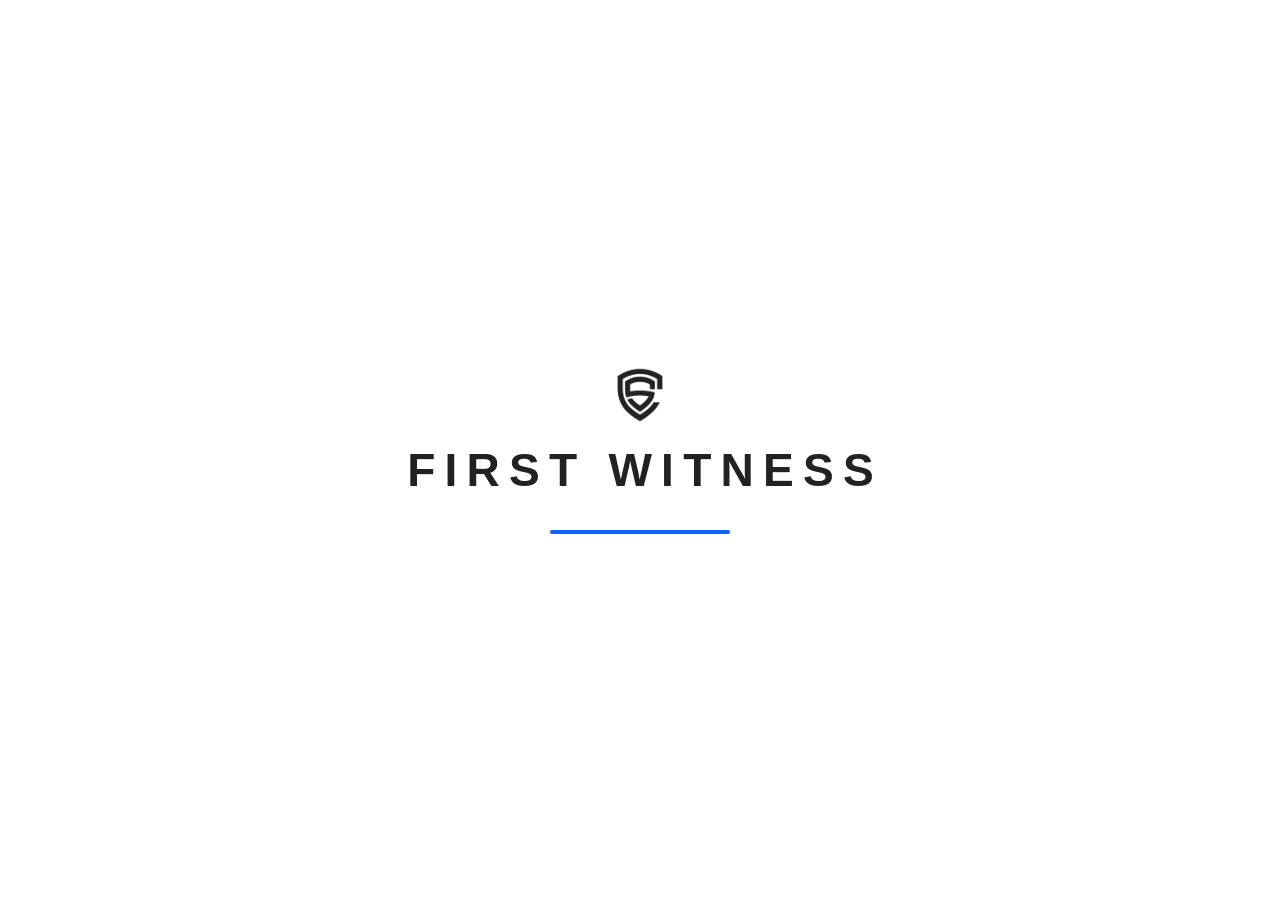
<file: web/index.html>
<!DOCTYPE html>
<html lang="en">
  <head>
    <meta charset="utf-8" />
    <meta name="viewport" content="width=device-width, initial-scale=1" />
    <meta
      http-equiv="Content-Security-Policy"
      content="default-src 'self'; connect-src 'self' http: https: ws: wss:; img-src 'self' http: https: data: blob:; media-src 'self' http: https: blob:; style-src 'self'; script-src 'self'; object-src 'none'; base-uri 'none'"
    />
    <title>First Witness</title>
    <link rel="icon" href="./assets/logo.png" type="image/png" />
    <link rel="stylesheet" href="./css/tokens.css?v=pro9" />
    <link rel="stylesheet" href="./css/app.css?v=pro14" />
    <link rel="stylesheet" href="./css/activity.css?v=pro9" />
    <script src="./js/boot.js?v=pro9"></script>
  </head>
  <body class="has-splash">
    <div
      id="splash"
      class="splash"
      role="status"
      aria-label="First Witness loading"
      aria-live="polite"
    >
      <div class="splash__inner">
        <img
          class="logo-mark splash__logo"
          src="./assets/logo.png"
          width="56"
          height="56"
          alt=""
          decoding="async"
        />

        <p class="splash__word" aria-label="FIRST WITNESS">
          <span class="splash__dia">FIRST WITNESS</span>
        </p>

        <div class="splash__progress" aria-hidden="true">
          <div class="splash__progress-fill"></div>
        </div>
      </div>
    </div>

    <a class="skip-link" href="#main">Skip to content</a>

    <div id="app">
      <header id="topbar"></header>
      <div id="banner" role="alert" aria-live="assertive" hidden></div>
      <main id="main" tabindex="-1">
        <section
          id="page-live"
          class="page page--live is-active"
          data-page="live"
          aria-label="Live Operations"
        >
          <div class="live-banner" data-live-banner role="region" aria-label="Current incident"></div>
          <aside class="live-col live-col--left" data-live-left aria-label="Site plan and incidents"></aside>
          <div class="live-centre" data-live-centre>
            <div class="live-stage">
              <div id="cameras"></div>
            </div>
            <div class="live-track" data-live-track></div>
            <div class="live-activity" data-live-activity></div>
          </div>
          <aside class="live-col live-col--right" data-live-right aria-label="Call and model"></aside>
          <aside id="call-float" hidden></aside>
          <aside id="sidebar" hidden></aside>
        </section>

        <section
          id="page-incidents"
          class="page page--incidents"
          data-page="incidents"
          aria-label="Incidents"
          hidden
        >
          <div id="incidents-list"></div>
          <div id="incidents-detail"></div>
        </section>

        <section
          id="page-call"
          class="page page--call"
          data-page="call"
          aria-label="Call Console"
          hidden
        >
          <div id="call-page"></div>
        </section>

        <section
          id="page-building"
          class="page page--building"
          data-page="building"
          aria-label="Building 3D"
          hidden
        >
          <div id="building"></div>
        </section>

        <section
          id="page-system"
          class="page page--system"
          data-page="system"
          aria-label="System"
          hidden
        >
          <div id="system"></div>
        </section>
      </main>
    </div>

    <div id="map-expand" hidden></div>
    <div id="demo" aria-hidden="true"></div>
    <div id="dismiss" aria-hidden="true" hidden></div>
    <div id="op-dialog" aria-hidden="true" hidden></div>

    <script type="module" src="./js/main.js?v=pro16"></script>
  </body>
</html>
</file>
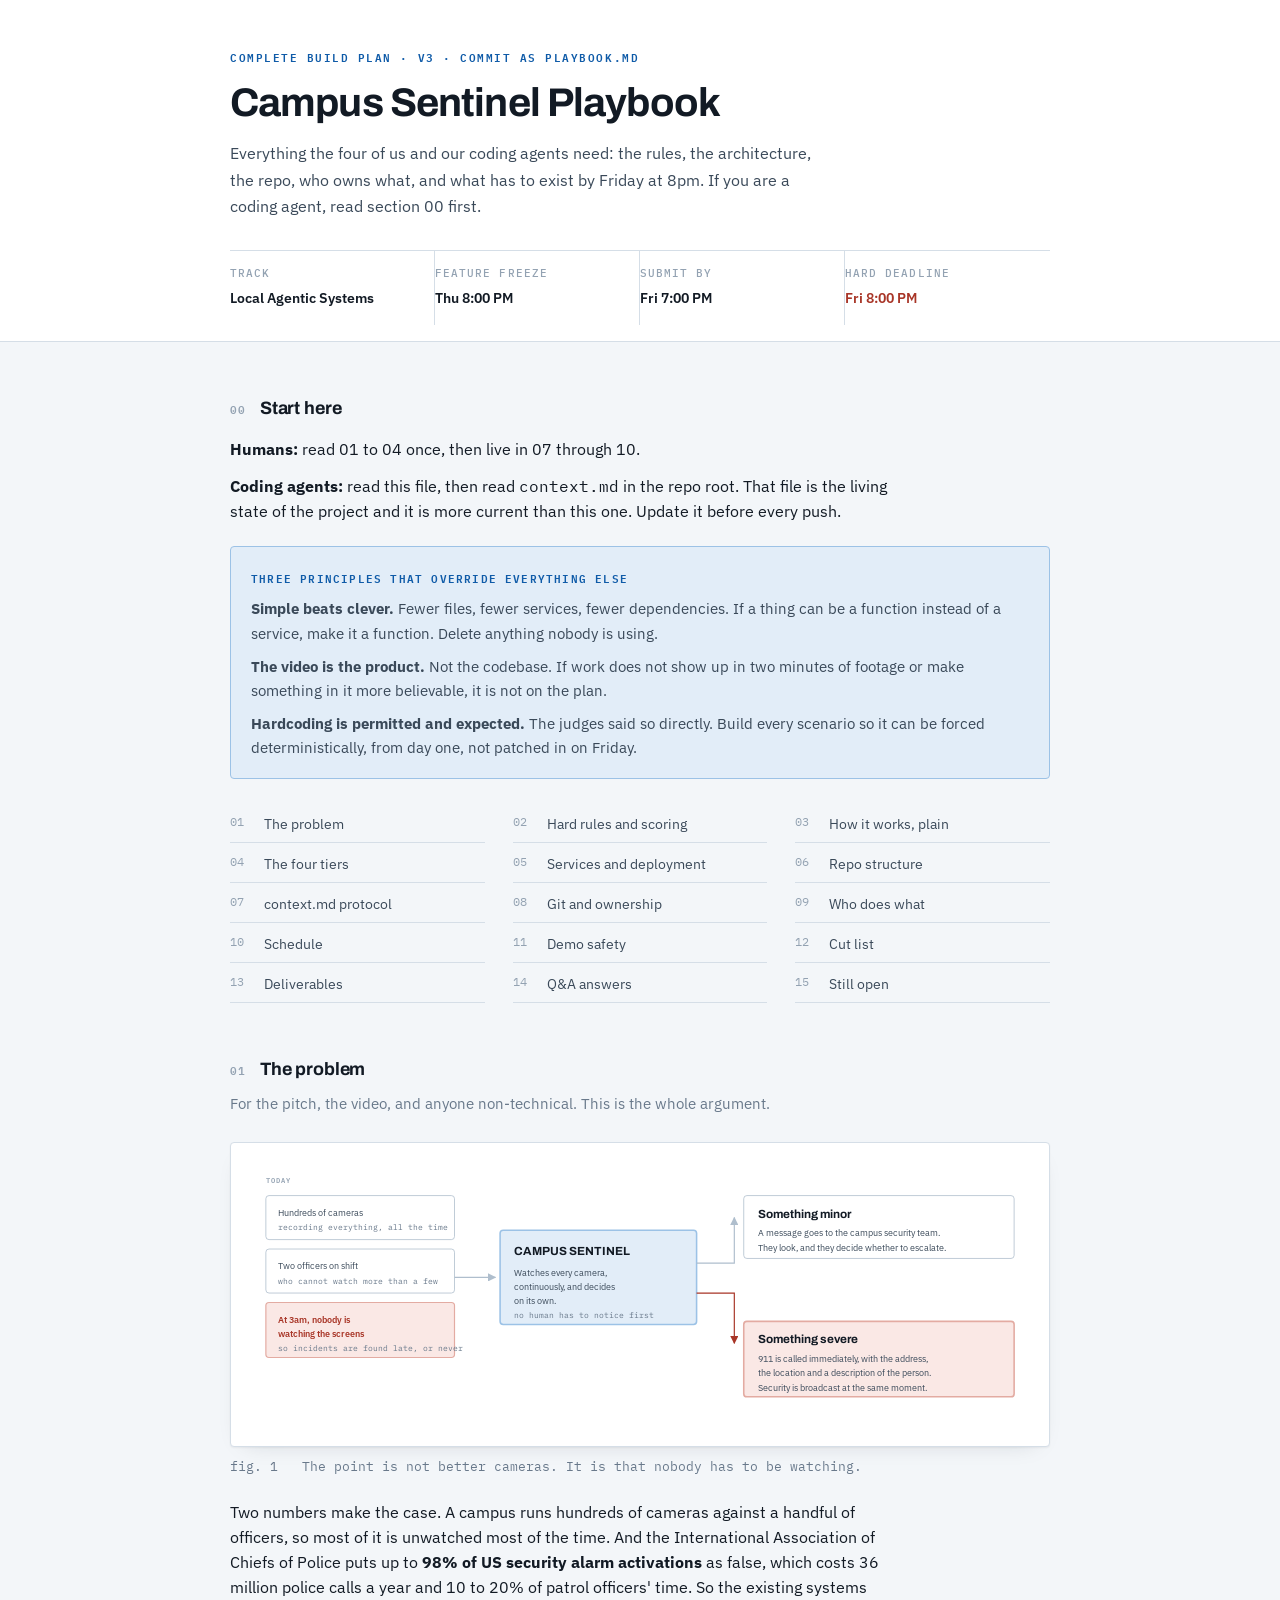
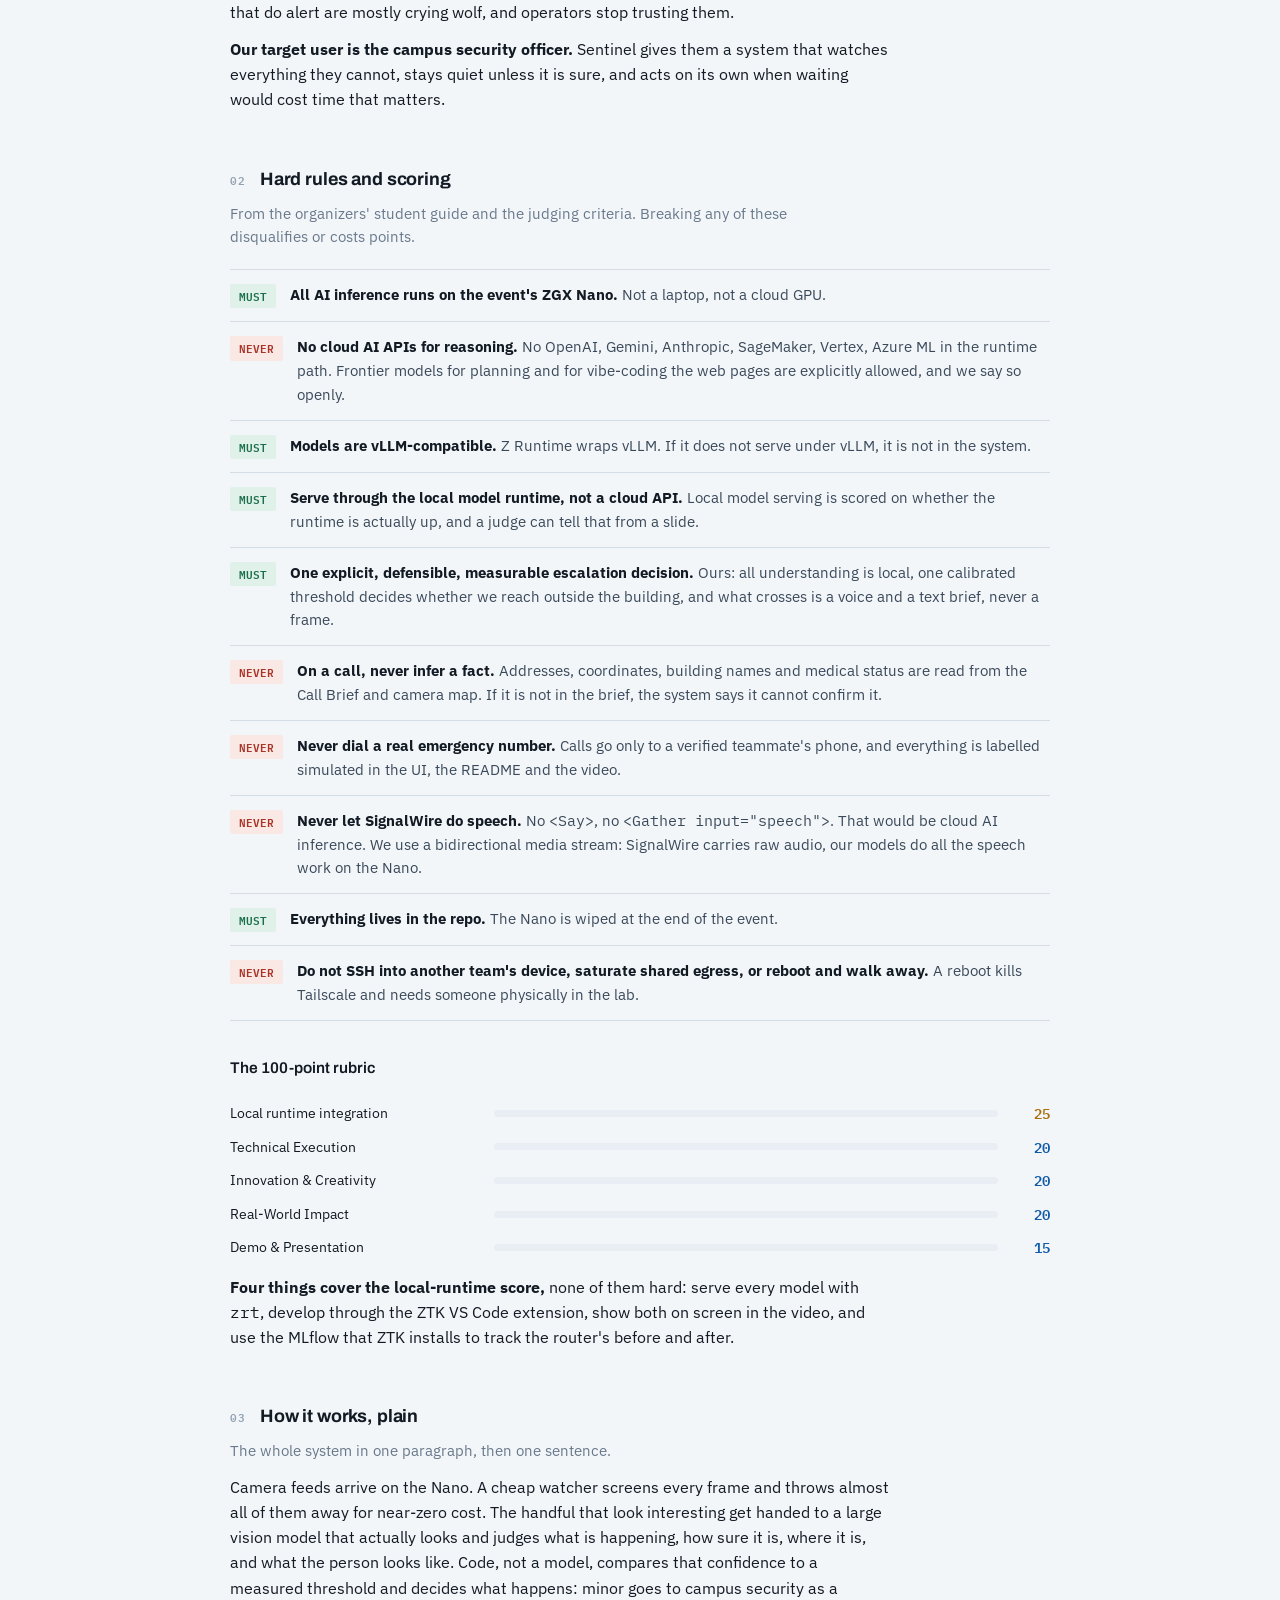
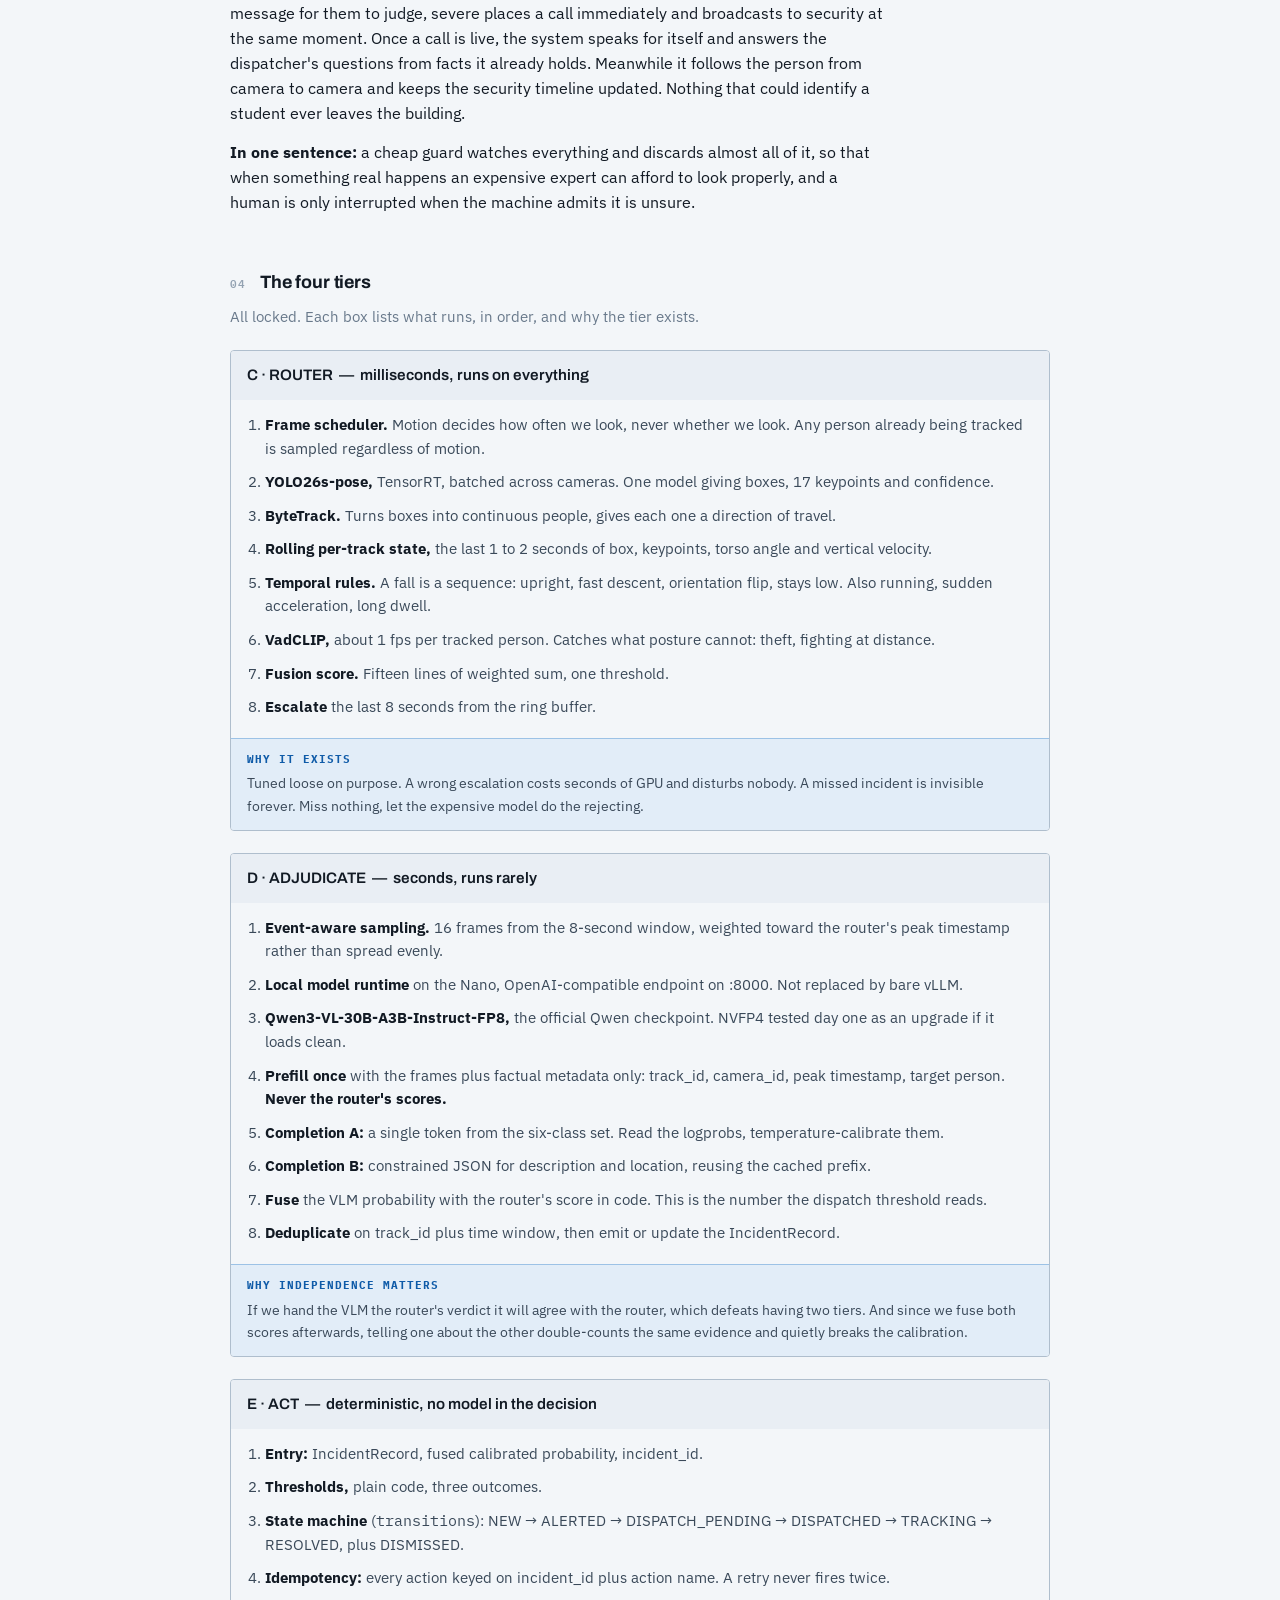
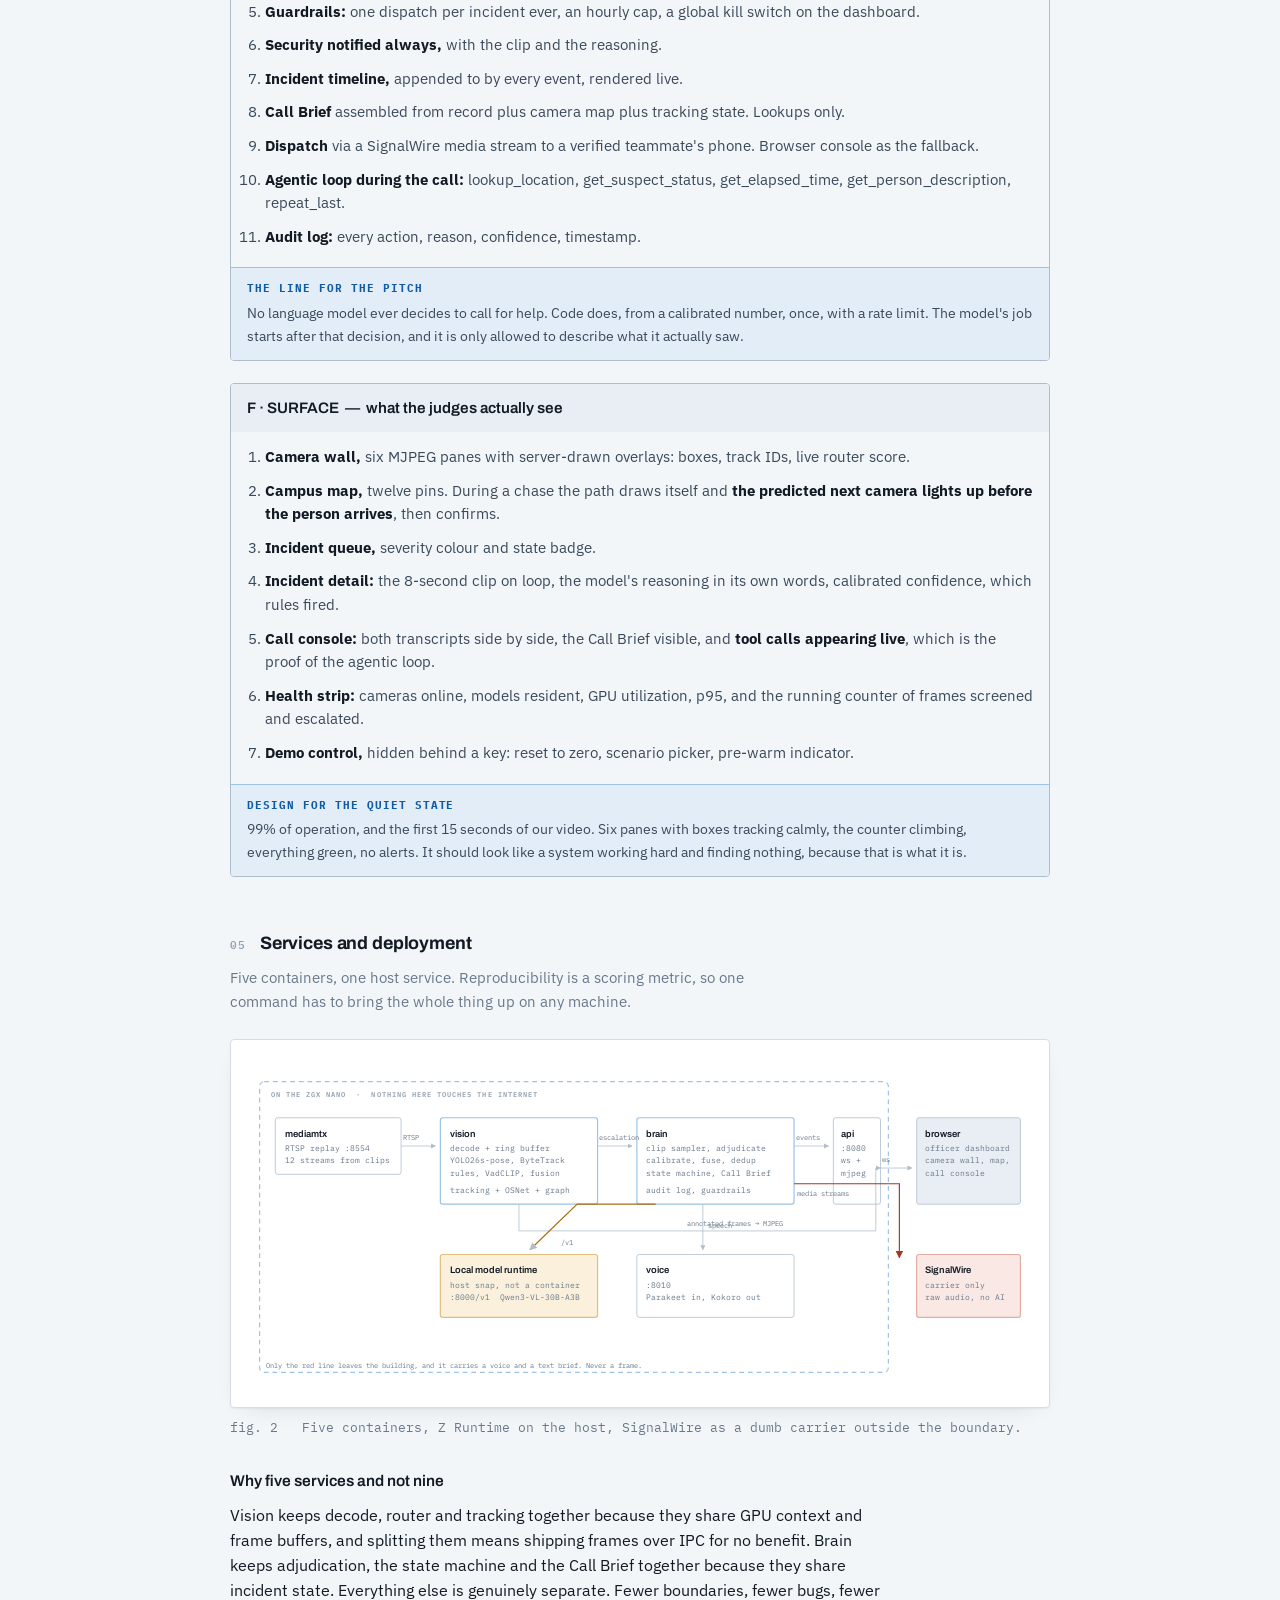
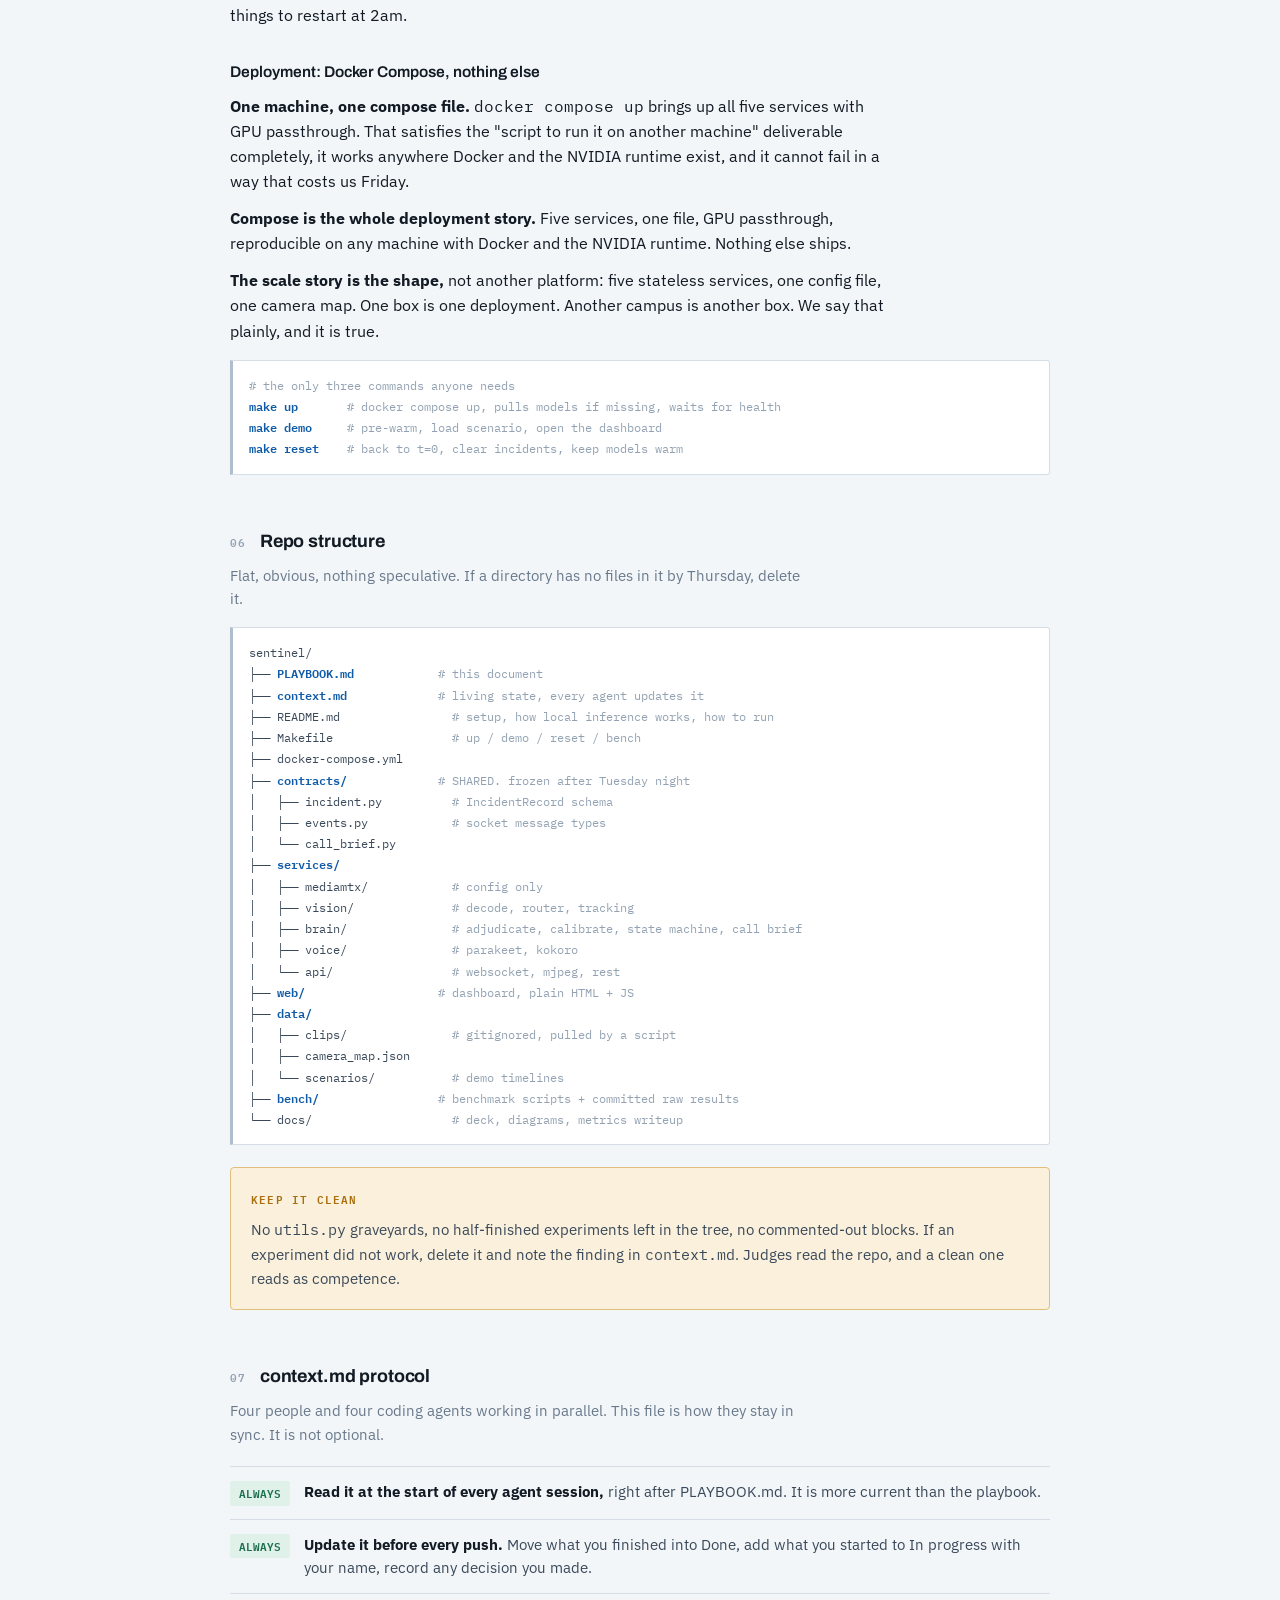
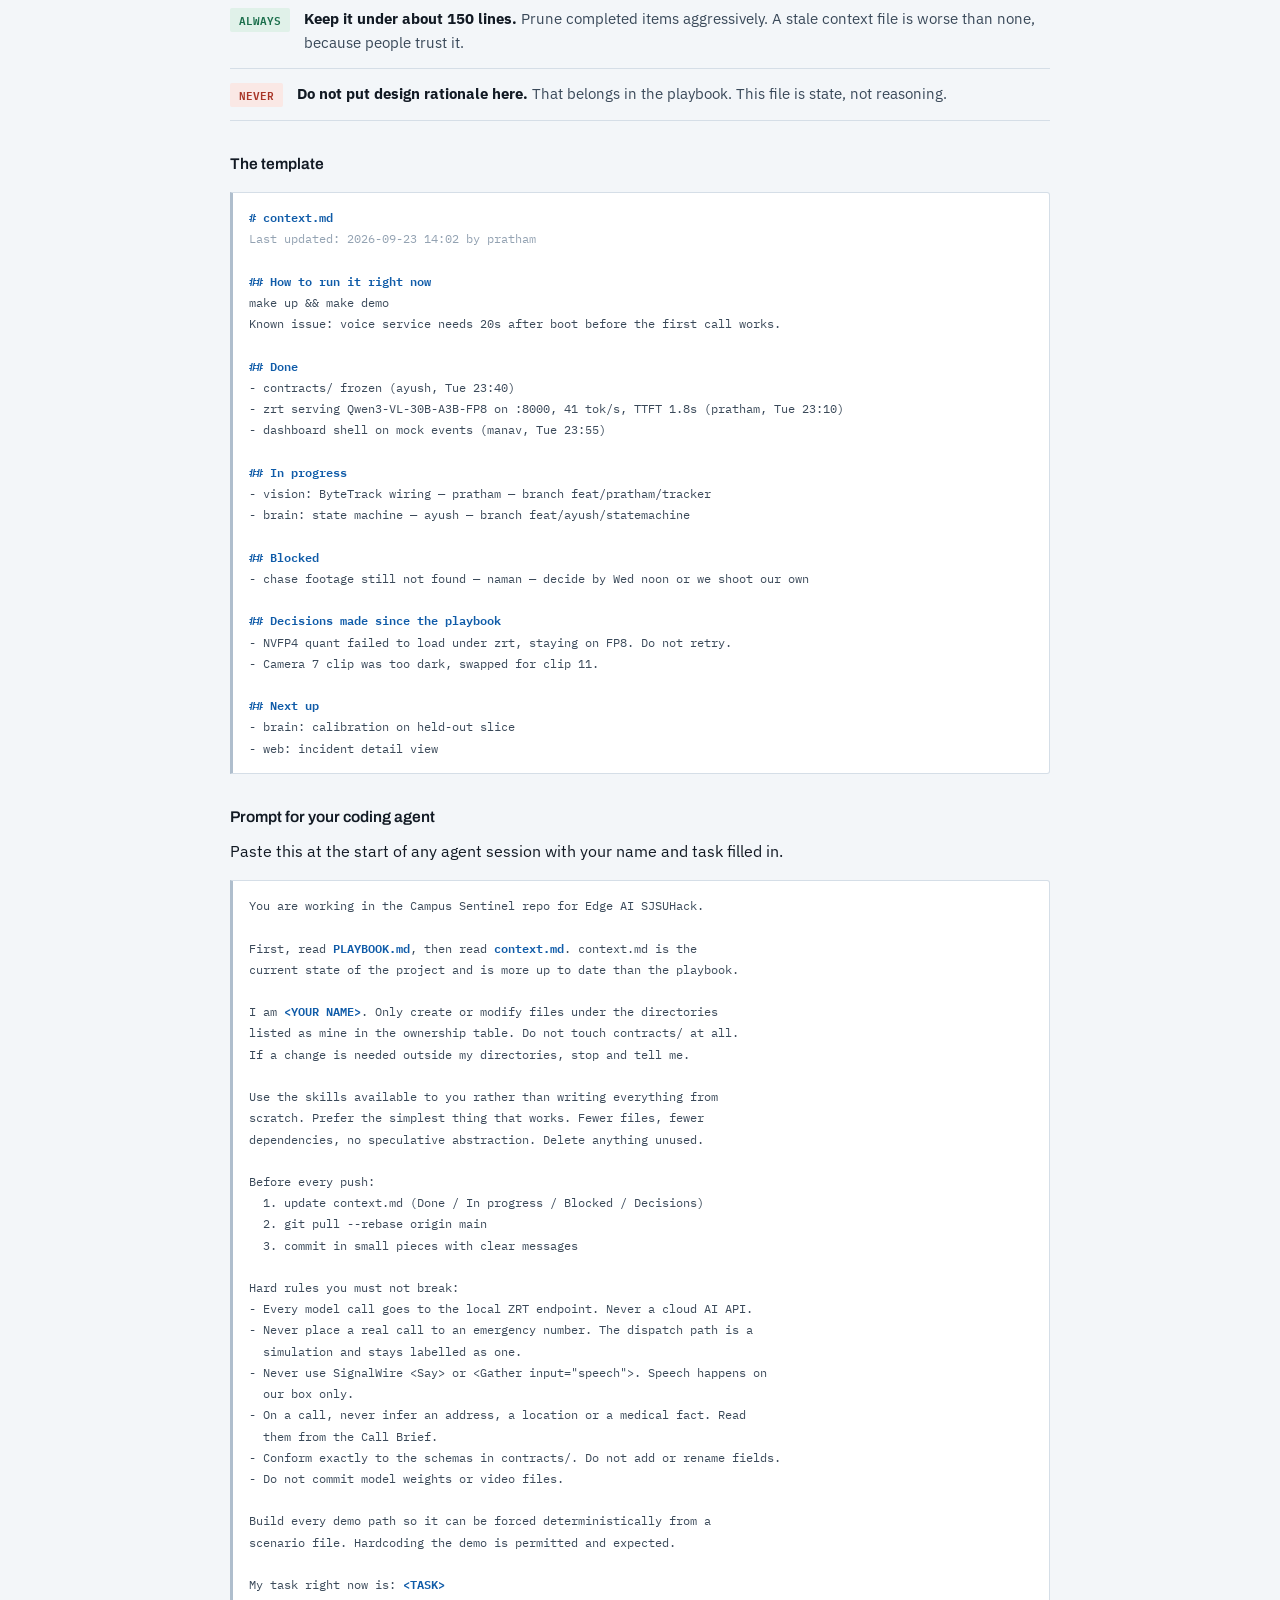
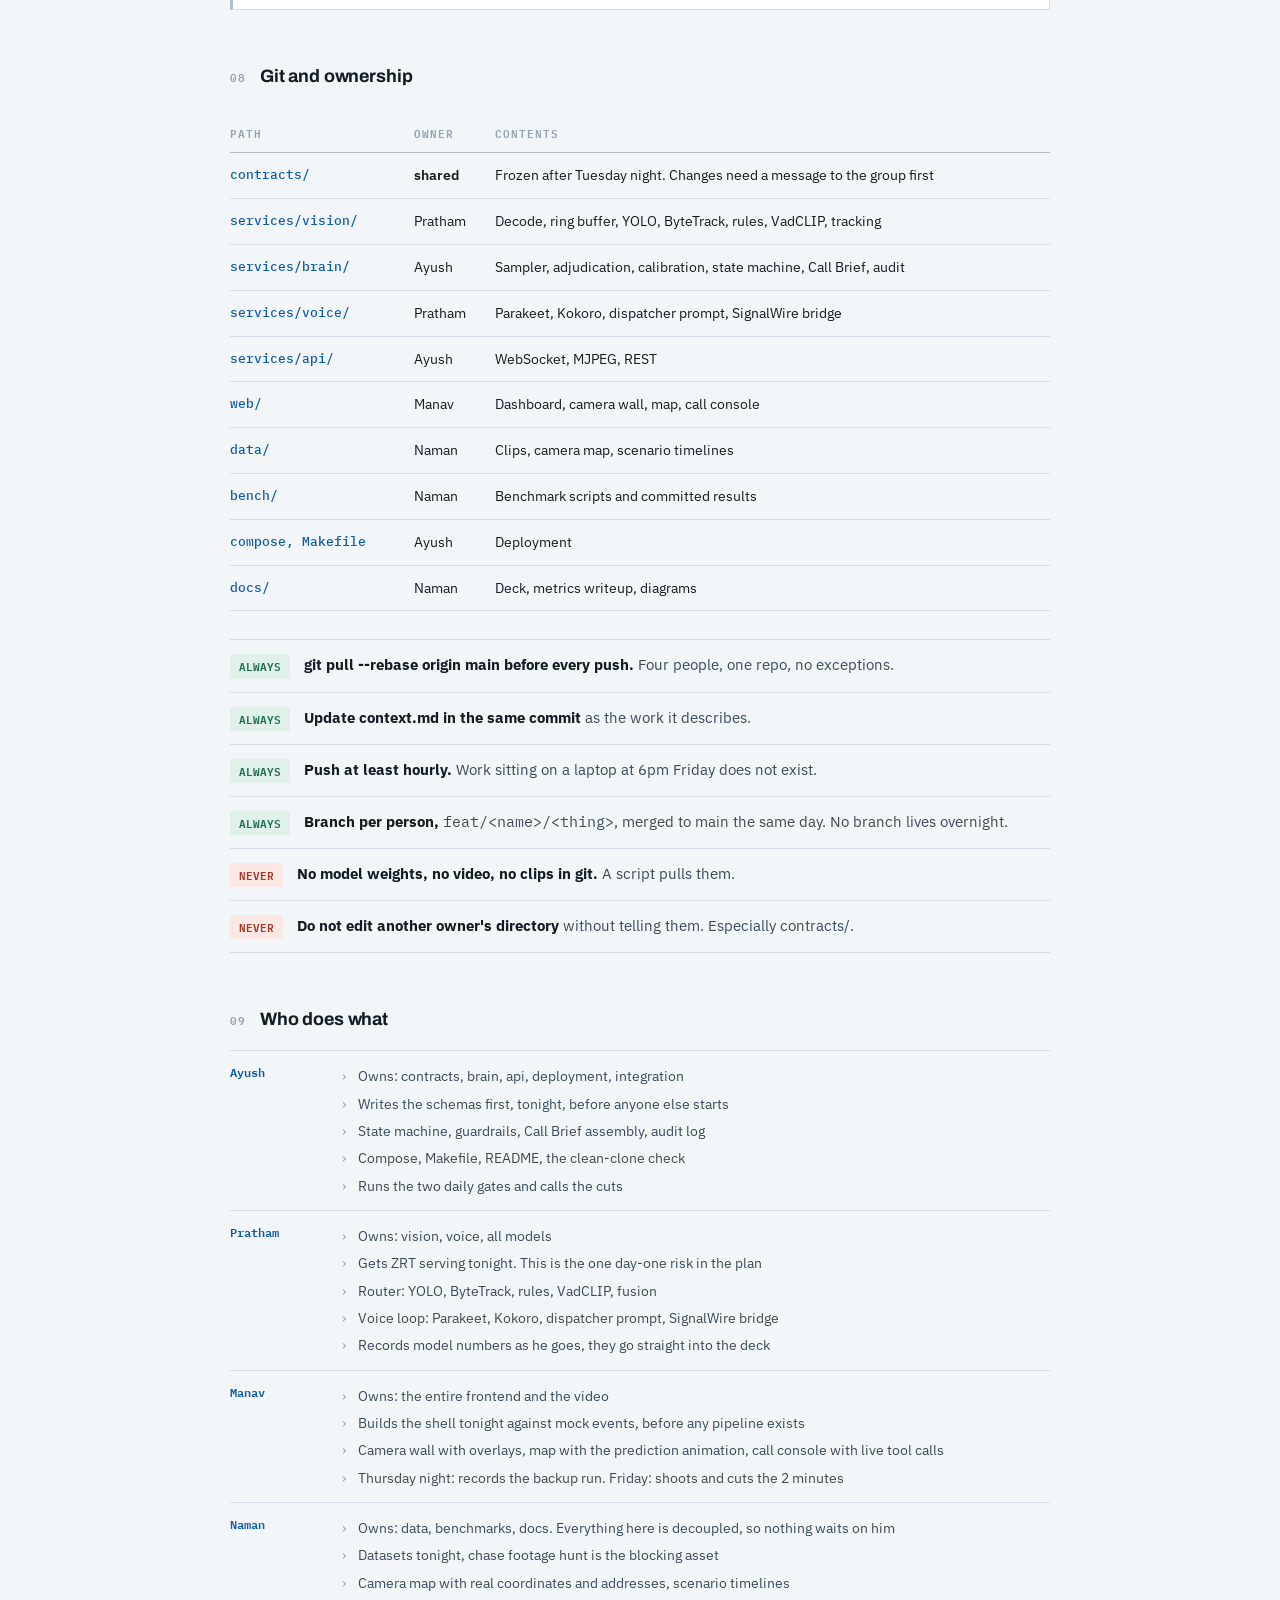
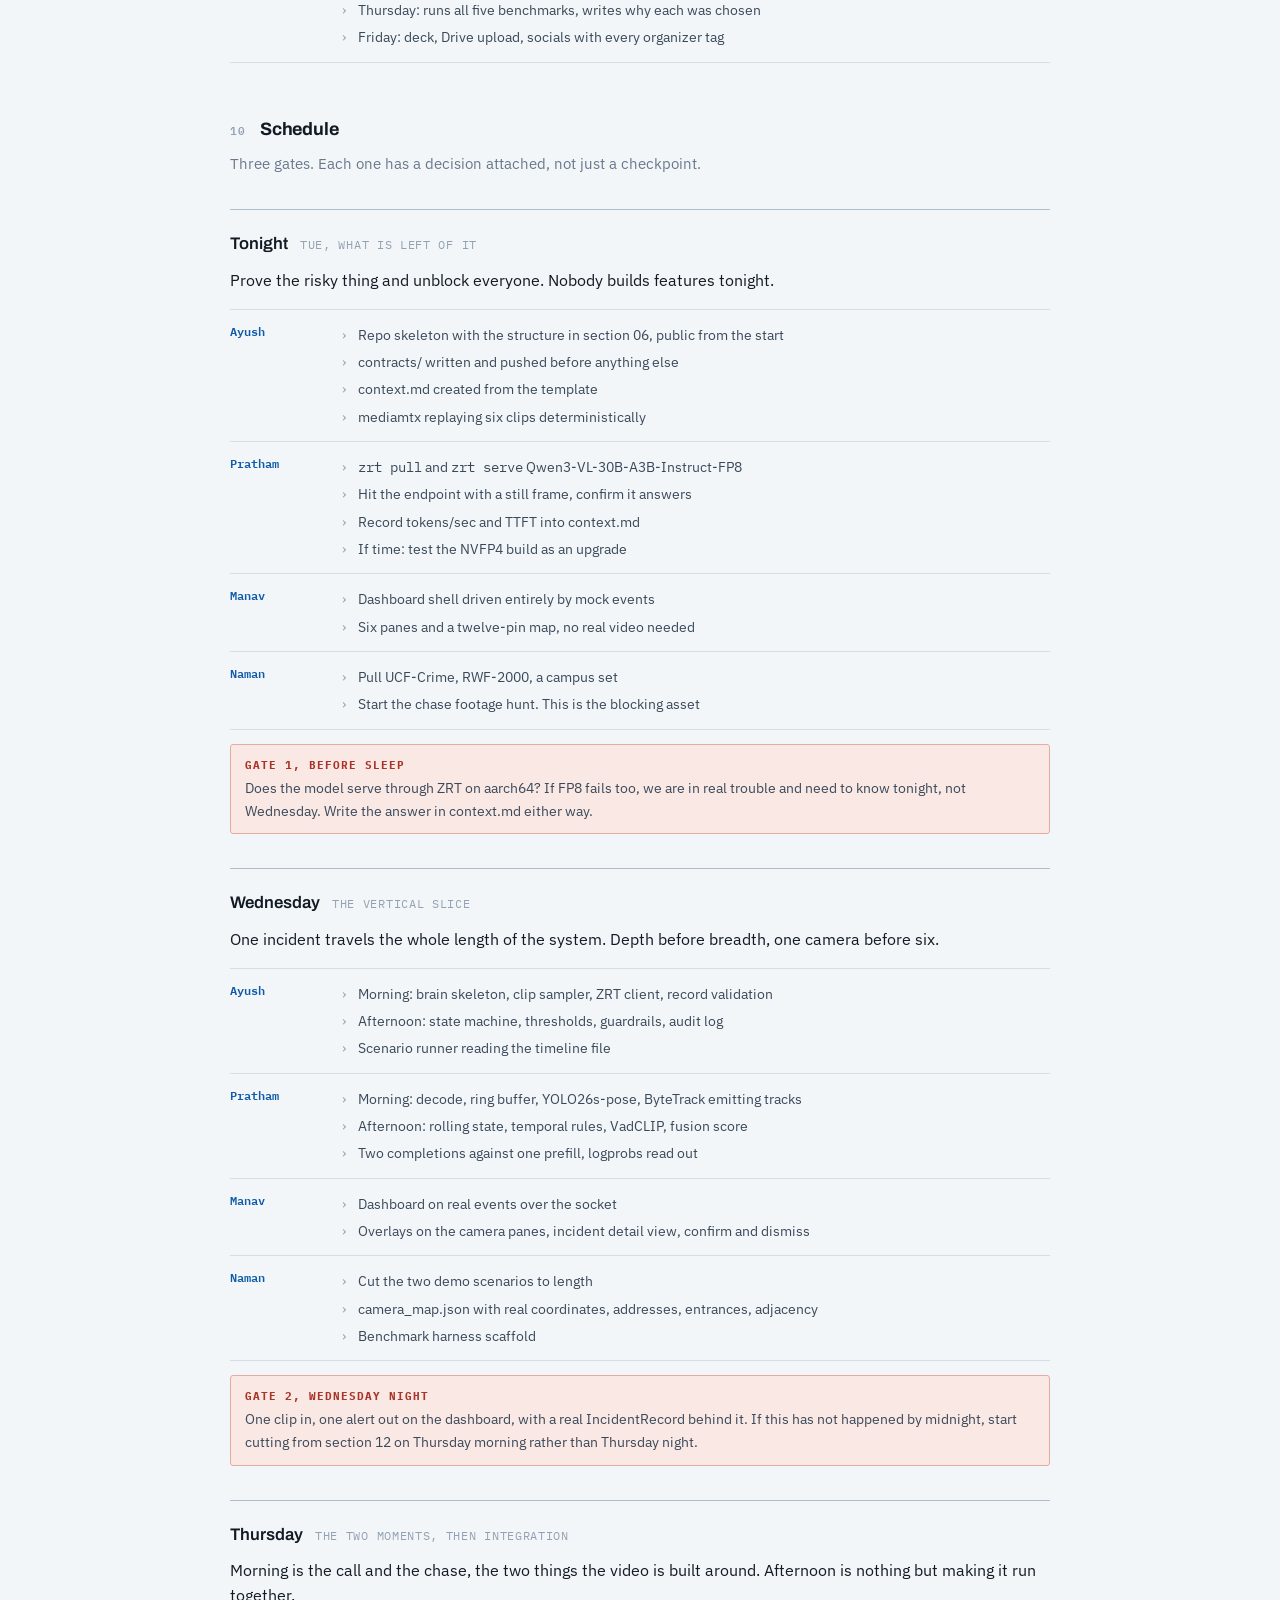
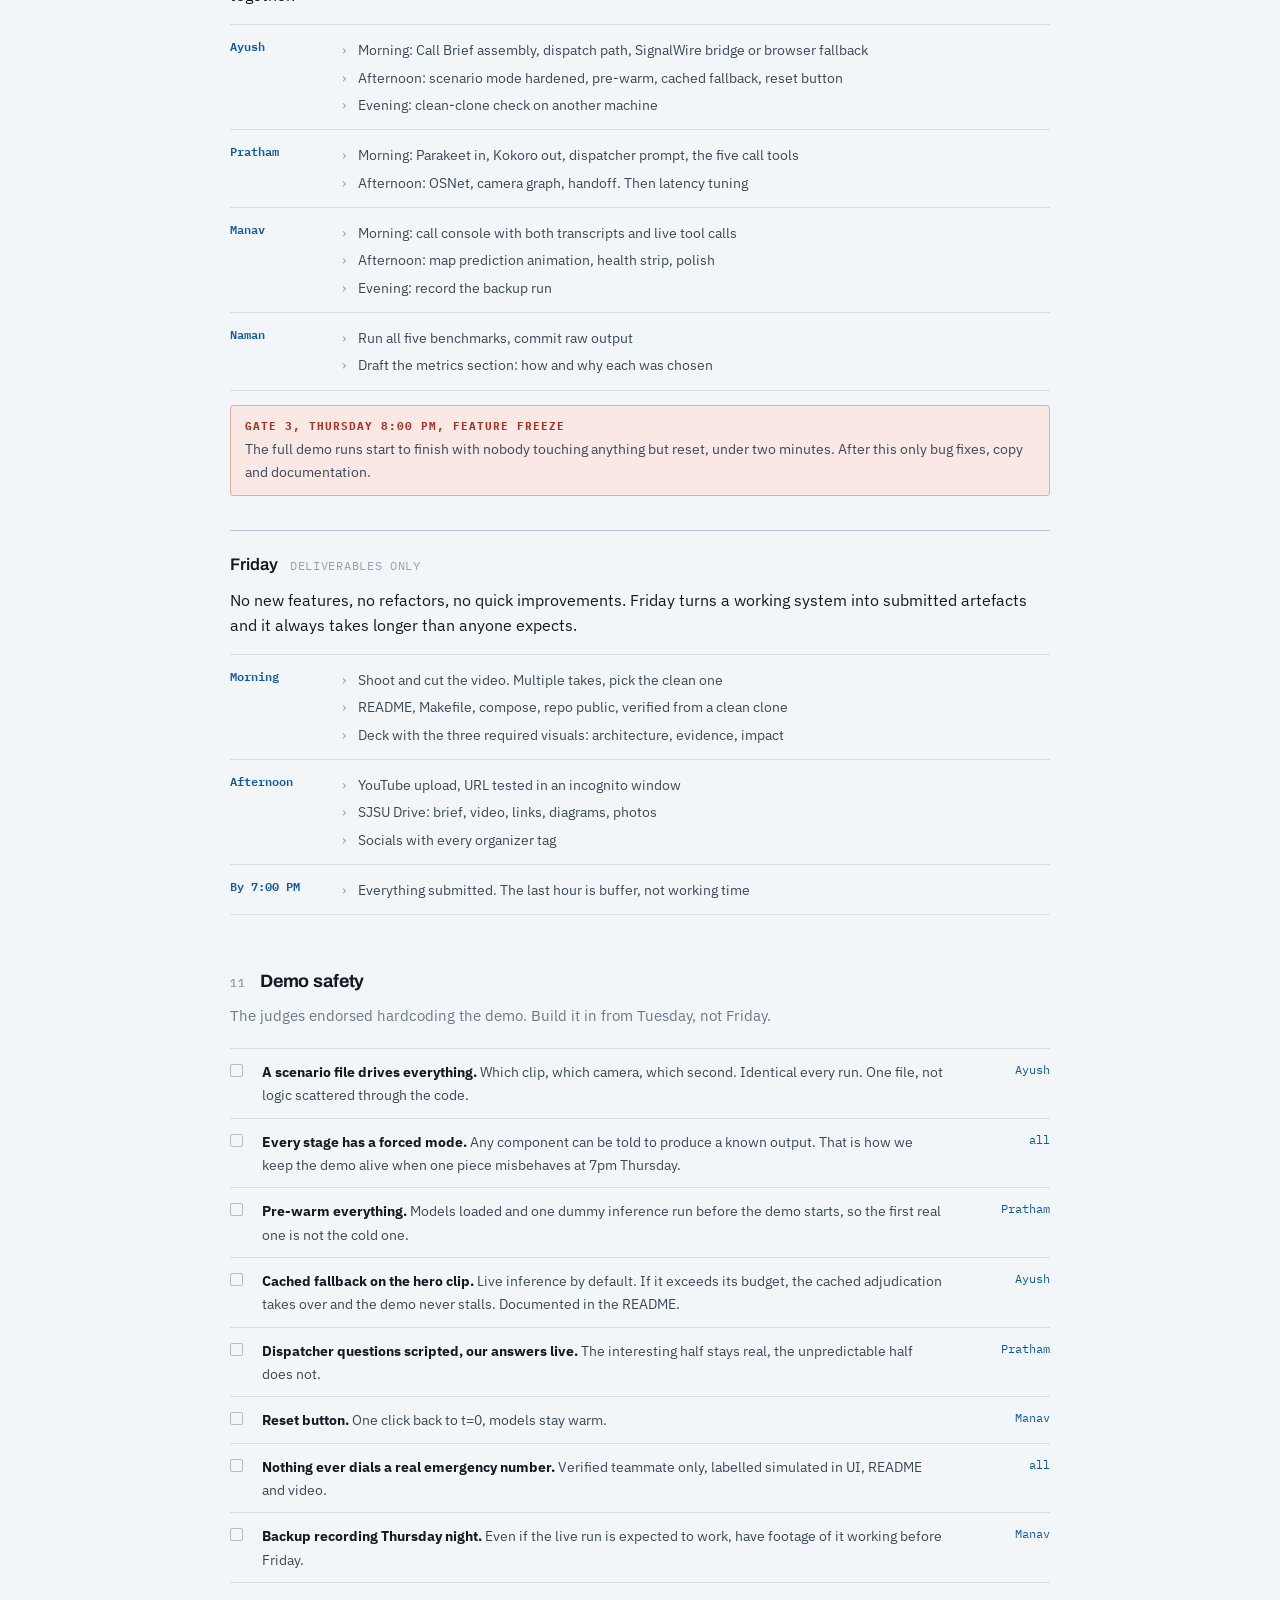
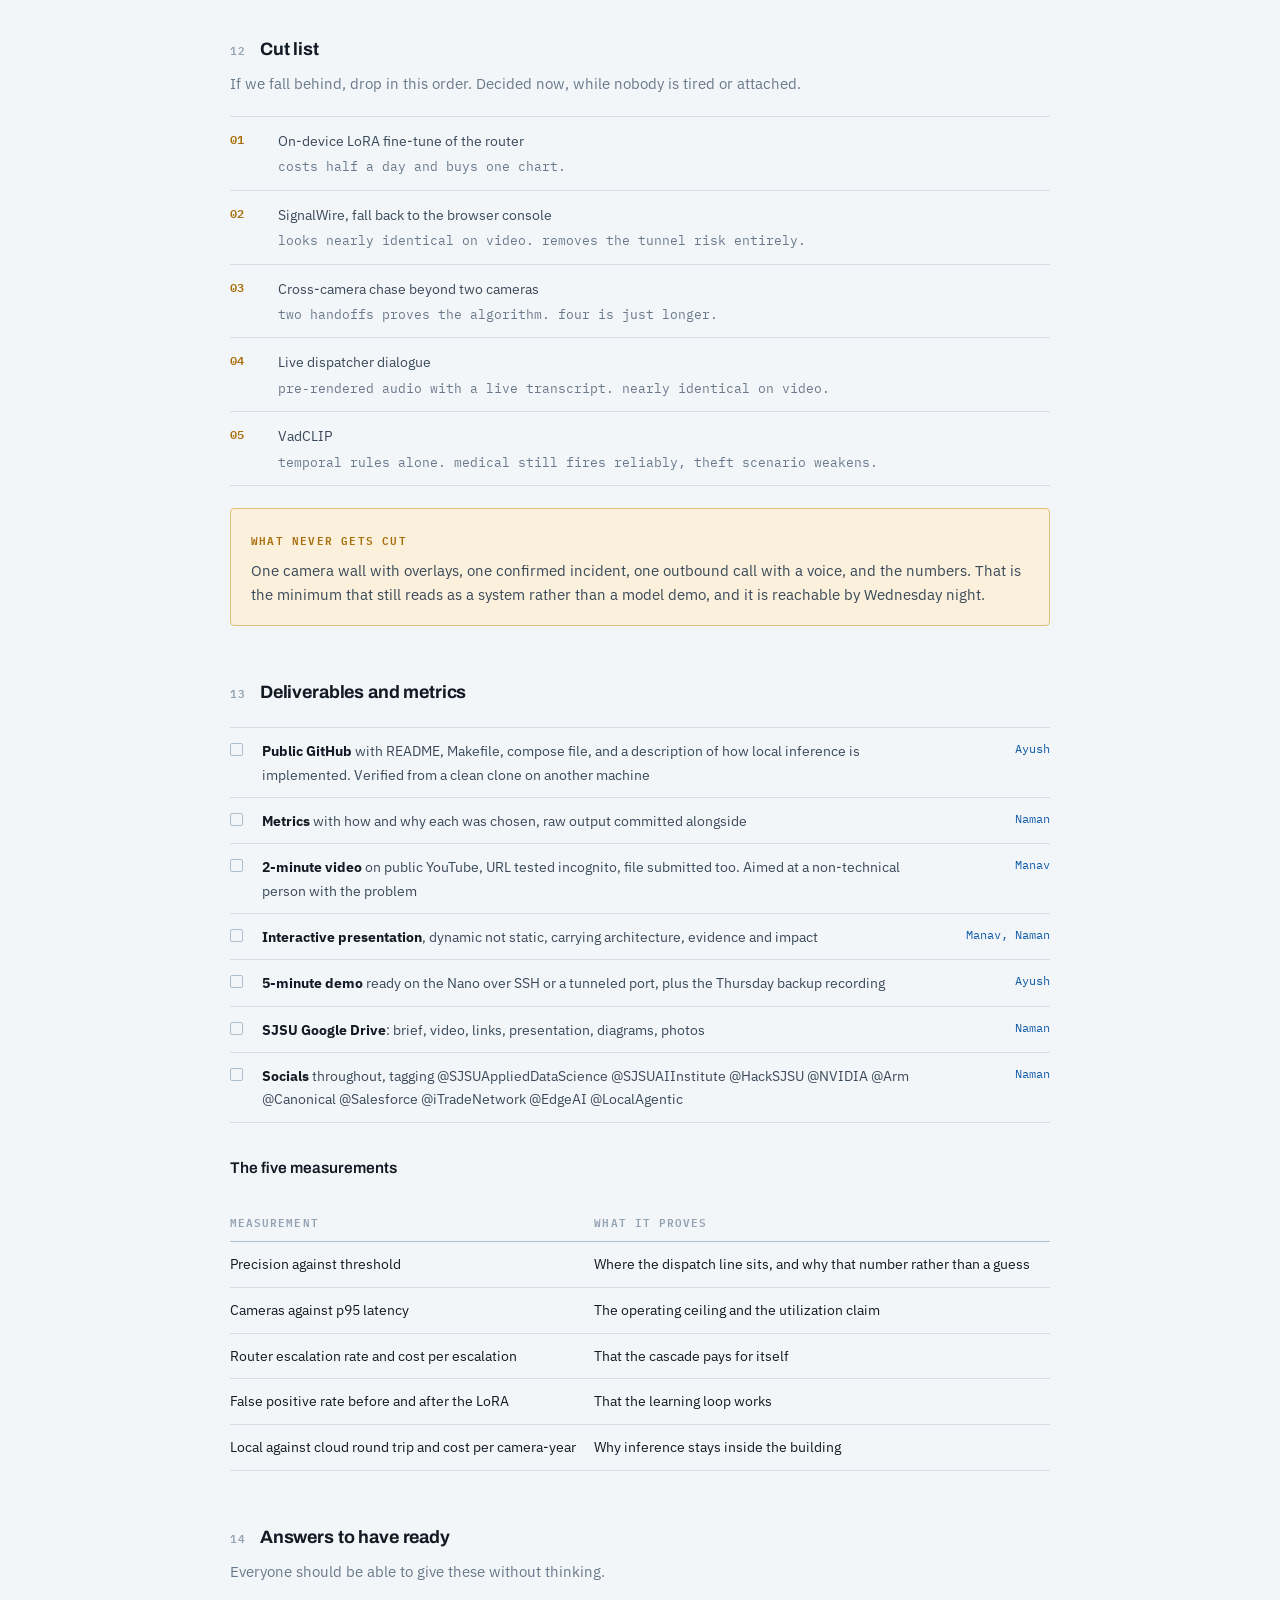
<file: campus-sentinel-playbook.html>
<!DOCTYPE html>
<html lang="en">
<head>
<meta charset="utf-8">
<meta name="viewport" content="width=device-width, initial-scale=1, viewport-fit=cover">
<style>:root{color-scheme:light dark}html,body{margin:0}img{max-width:100%}[hidden]{display:none!important}</style>
<title>Campus Sentinel Playbook</title>
<link rel="preconnect" href="https://fonts.gstatic.com" crossorigin>
<link rel="stylesheet" href="https://fonts.googleapis.com/css2?family=Archivo:wght@500;600;700&family=IBM+Plex+Mono:wght@400;500;600&family=IBM+Plex+Sans:ital,wght@0,400;0,500;0,600;1,400&display=swap">
<style>
  :root{
    --ink:#121A24; --ink-2:#3A4959; --muted:#69798B; --faint:#93A2B2;
    --ground:#F3F6F9; --surface:#FFFFFF; --surface-2:#E9EEF4;
    --line:#D5DEE7; --line-strong:#AFBECD;
    --accent:#0F5BA8; --accent-soft:#E2EDF8; --accent-line:#9CC2E6;
    --amber:#A96F0C; --amber-soft:#FAF0DC; --amber-line:#E0BE7C;
    --red:#A83527; --red-soft:#FAE8E5; --red-line:#E3ABA2;
    --green:#1A6E4B; --green-soft:#E0F1E9; --green-line:#9BCFB6;
    --shadow:0 1px 2px rgba(18,26,36,.05), 0 8px 24px -16px rgba(18,26,36,.22);
  }
  @media (prefers-color-scheme: dark){
    :root:not([data-theme="light"]){
      --ink:#E6EDF5; --ink-2:#BCC9D8; --muted:#8A99AB; --faint:#68778A;
      --ground:#0B1118; --surface:#131C26; --surface-2:#1B2733;
      --line:#25323F; --line-strong:#3B4B5C;
      --accent:#6BADE9; --accent-soft:#12293E; --accent-line:#27496B;
      --amber:#E0A542; --amber-soft:#2C2313; --amber-line:#57441F;
      --red:#E88070; --red-soft:#2F1A19; --red-line:#5C3029;
      --green:#55C295; --green-soft:#0E2A20; --green-line:#1F5140;
      --shadow:0 1px 2px rgba(0,0,0,.4), 0 10px 28px -18px rgba(0,0,0,.8);
    }
  }
  :root[data-theme="dark"]{
    --ink:#E6EDF5; --ink-2:#BCC9D8; --muted:#8A99AB; --faint:#68778A;
    --ground:#0B1118; --surface:#131C26; --surface-2:#1B2733;
    --line:#25323F; --line-strong:#3B4B5C;
    --accent:#6BADE9; --accent-soft:#12293E; --accent-line:#27496B;
    --amber:#E0A542; --amber-soft:#2C2313; --amber-line:#57441F;
    --red:#E88070; --red-soft:#2F1A19; --red-line:#5C3029;
    --green:#55C295; --green-soft:#0E2A20; --green-line:#1F5140;
    --shadow:0 1px 2px rgba(0,0,0,.4), 0 10px 28px -18px rgba(0,0,0,.8);
  }

  *{box-sizing:border-box}
  body{
    background:var(--ground); color:var(--ink);
    font-family:"IBM Plex Sans",-apple-system,BlinkMacSystemFont,"Segoe UI",sans-serif;
    font-size:15.5px; line-height:1.62; margin:0;
    -webkit-font-smoothing:antialiased;
  }
  .wrap{max-width:860px; margin:0 auto; padding-inline:20px; padding-block:0 72px}
  @media (max-width:520px){ .wrap{padding-inline:16px} }

  h1,h2,h3{font-family:Archivo,"IBM Plex Sans",sans-serif; text-wrap:balance; margin:0}
  h1{font-size:clamp(1.85rem,5.2vw,2.5rem); font-weight:700; letter-spacing:-.022em; line-height:1.12}
  h2{font-size:1.12rem; font-weight:700; letter-spacing:-.008em}
  h3{font-size:.97rem; font-weight:600}
  p{margin:0}
  a{color:var(--accent)}

  .mono{font-family:"IBM Plex Mono",ui-monospace,Menlo,monospace}
  .eyebrow{
    font-family:"IBM Plex Mono",monospace; font-size:.68rem; font-weight:600;
    letter-spacing:.14em; text-transform:uppercase; color:var(--accent);
  }

  /* ---------- masthead ---------- */
  header.mast{
    border-bottom:1px solid var(--line);
    background:var(--surface);
  }
  .mast-in{max-width:860px; margin:0 auto; padding-inline:20px; padding-block:44px 0}
  @media (max-width:520px){ .mast-in{padding-inline:16px; padding-block:32px 0} }
  .mast h1{margin-top:12px}
  .lede{color:var(--ink-2); font-size:1.03rem; margin-top:14px; max-width:60ch}
  .facts{
    display:flex; flex-wrap:wrap; gap:0; margin-top:30px;
    border-top:1px solid var(--line);
  }
  .fact{
    flex:1 1 150px; padding:14px 18px 16px 0; border-right:1px solid var(--line);
  }
  .fact:last-child{border-right:0}
  .fact dt{
    font-family:"IBM Plex Mono",monospace; font-size:.66rem; font-weight:500;
    letter-spacing:.1em; text-transform:uppercase; color:var(--faint);
  }
  .fact dd{margin:4px 0 0; font-size:.9rem; font-weight:600; color:var(--ink)}
  .fact dd.hot{color:var(--red)}
  @media (max-width:520px){ .fact{flex-basis:calc(50% - 1px); border-right:0} }

  /* ---------- sections ---------- */
  section{padding-top:52px}
  .sec-head{display:flex; align-items:baseline; gap:14px; flex-wrap:wrap; margin-bottom:8px}
  .sec-head .num{
    font-family:"IBM Plex Mono",monospace; font-size:.7rem; font-weight:600;
    color:var(--faint); letter-spacing:.08em;
  }
  .sec-note{color:var(--muted); font-size:.92rem; max-width:64ch; margin-top:6px}
  section > p{margin-top:14px; max-width:66ch}
  section > p + p{margin-top:12px}

  /* ---------- figure ---------- */
  figure{margin:26px 0 0}
  .scroller{
    overflow-x:auto; background:var(--surface);
    border:1px solid var(--line); border-radius:4px; padding:18px 16px;
    box-shadow:var(--shadow);
  }
  .scroller svg{display:block; min-width:660px; width:100%; height:auto}
  figcaption{
    margin-top:10px; font-size:.82rem; color:var(--muted);
    font-family:"IBM Plex Mono",monospace; line-height:1.55;
  }

  /* svg type */
  .n-title{font-family:Archivo,sans-serif; font-size:13px; font-weight:600; fill:var(--ink)}
  .n-sub{font-family:"IBM Plex Mono",monospace; font-size:10.5px; fill:var(--muted)}
  .n-tier{font-family:"IBM Plex Mono",monospace; font-size:9.5px; font-weight:600; letter-spacing:.14em; fill:var(--faint)}
  .n-edge{font-family:"IBM Plex Mono",monospace; font-size:10px; fill:var(--muted)}
  .n-edge-em{font-family:"IBM Plex Mono",monospace; font-size:10px; font-weight:600; fill:var(--accent)}
  .n-field{font-family:"IBM Plex Mono",monospace; font-size:10.5px; fill:var(--ink-2)}

  /* ---------- stage list ---------- */
  .stages{margin:26px 0 0; padding:0; list-style:none; counter-reset:st}
  .stage{
    display:grid; grid-template-columns:40px 1fr; gap:0 16px;
    padding:18px 0; border-top:1px solid var(--line);
  }
  .stage:last-child{border-bottom:1px solid var(--line)}
  .stage .idx{
    font-family:"IBM Plex Mono",monospace; font-size:.78rem; font-weight:600;
    color:var(--faint); padding-top:2px; font-variant-numeric:tabular-nums;
  }
  .stage h3{margin-bottom:5px}
  .stage p{color:var(--ink-2); font-size:.94rem}
  .cand{
    margin-top:9px; font-family:"IBM Plex Mono",monospace; font-size:.78rem;
    color:var(--muted); line-height:1.6; padding-left:11px;
    border-left:2px solid var(--accent-line);
  }
  .cand b{color:var(--accent); font-weight:600}

  /* ---------- table ---------- */
  .tbl-wrap{overflow-x:auto; margin-top:22px}
  table{border-collapse:collapse; width:100%; min-width:520px; font-size:.88rem}
  th,td{text-align:left; padding:11px 14px 11px 0; border-bottom:1px solid var(--line); vertical-align:top}
  th{
    font-family:"IBM Plex Mono",monospace; font-size:.66rem; font-weight:600;
    letter-spacing:.1em; text-transform:uppercase; color:var(--faint);
    border-bottom:1px solid var(--line-strong);
  }
  td.num{font-family:"IBM Plex Mono",monospace; font-variant-numeric:tabular-nums; white-space:nowrap}
  td b{font-weight:600}

  /* ---------- open decisions ---------- */
  .open{margin-top:24px; display:flex; flex-direction:column; gap:2px}
  .q{
    background:var(--surface); border-left:3px solid var(--amber-line);
    padding:16px 18px; border-radius:0 3px 3px 0;
  }
  .q .qid{
    font-family:"IBM Plex Mono",monospace; font-size:.68rem; font-weight:600;
    letter-spacing:.1em; color:var(--amber); text-transform:uppercase;
  }
  .q h3{margin:5px 0 7px}
  .q p{font-size:.91rem; color:var(--ink-2)}
  .q .need{
    margin-top:9px; font-size:.84rem; color:var(--muted);
    font-family:"IBM Plex Mono",monospace; line-height:1.6;
  }
  .q .need b{color:var(--amber); font-weight:600}

  /* ---------- rules columns ---------- */
  .cols{display:grid; grid-template-columns:1fr 1fr; gap:28px; margin-top:22px}
  @media (max-width:620px){ .cols{grid-template-columns:1fr; gap:24px} }
  .cols ul{margin:10px 0 0; padding-left:0; list-style:none; font-size:.91rem; color:var(--ink-2)}
  .cols li{padding:6px 0 6px 20px; position:relative; border-bottom:1px solid var(--line)}
  .cols li:before{
    position:absolute; left:0; top:6px; font-family:"IBM Plex Mono",monospace;
    font-size:.8rem; font-weight:600;
  }
  .yes li:before{content:"+"; color:var(--green)}
  .no li:before{content:"\00d7"; color:var(--red)}
  .col-h{
    font-family:"IBM Plex Mono",monospace; font-size:.68rem; font-weight:600;
    letter-spacing:.11em; text-transform:uppercase;
  }
  .yes .col-h{color:var(--green)} .no .col-h{color:var(--red)}

  /* ---------- rubric bars ---------- */
  .rubric{margin-top:22px; display:flex; flex-direction:column; gap:11px}
  .rr{display:grid; grid-template-columns:minmax(120px,1fr) 2fr 40px; gap:12px; align-items:center; font-size:.87rem}
  .rr .bar{height:7px; background:var(--surface-2); border-radius:9999px; overflow:hidden}
  .rr .fill{height:100%; background:var(--accent); border-radius:9999px}
  .rr .pts{font-family:"IBM Plex Mono",monospace; font-weight:600; text-align:right; color:var(--accent); font-variant-numeric:tabular-nums}
  .rr.mine .fill{background:var(--amber)} .rr.mine .pts{color:var(--amber)}

  /* ---------- risks ---------- */
  .risks{margin-top:22px; display:flex; flex-direction:column; gap:0}
  .risk{display:grid; grid-template-columns:auto 1fr; gap:0 14px; padding:15px 0; border-top:1px solid var(--line)}
  .risk:last-child{border-bottom:1px solid var(--line)}
  .sev{
    font-family:"IBM Plex Mono",monospace; font-size:.62rem; font-weight:600;
    letter-spacing:.09em; text-transform:uppercase; padding:3px 8px; border-radius:2px;
    height:fit-content; margin-top:2px; white-space:nowrap;
  }
  .sev.hi{background:var(--red-soft); color:var(--red)}
  .sev.md{background:var(--amber-soft); color:var(--amber)}
  .sev.lo{background:var(--surface-2); color:var(--muted)}
  .risk h3{margin-bottom:4px}
  .risk p{font-size:.9rem; color:var(--ink-2)}
  .risk .fix{margin-top:6px; font-size:.86rem; color:var(--muted)}
  .risk .fix b{color:var(--ink-2); font-weight:600}

  footer{
    margin-top:56px; padding-top:22px; border-top:1px solid var(--line);
    font-family:"IBM Plex Mono",monospace; font-size:.76rem; color:var(--faint); line-height:1.7;
  }
  hr.rule{border:0; border-top:1px solid var(--line); margin:0}

  /* ---------- memory budget ---------- */
  .budget{margin-top:24px}
  .budget-bar{display:flex; height:46px; border-radius:3px; overflow:hidden; border:1px solid var(--line-strong)}
  .budget-bar span{display:block; height:100%}
  .budget-key{display:flex; flex-wrap:wrap; gap:6px 20px; margin-top:12px; font-size:.82rem; color:var(--ink-2)}
  .budget-key i{display:inline-block; width:10px; height:10px; border-radius:2px; margin-right:7px; vertical-align:-1px}
  .budget-key b{font-family:"IBM Plex Mono",monospace; font-weight:600; font-variant-numeric:tabular-nums}
  .budget-cap{margin-top:8px; font-family:"IBM Plex Mono",monospace; font-size:.74rem; color:var(--faint); display:flex; justify-content:space-between}

  /* ---------- callout ---------- */
  .callout{
    margin-top:24px; background:var(--accent-soft); border:1px solid var(--accent-line);
    border-radius:4px; padding:18px 20px;
  }
  .callout .ct{
    font-family:"IBM Plex Mono",monospace; font-size:.68rem; font-weight:600;
    letter-spacing:.11em; text-transform:uppercase; color:var(--accent);
  }
  .callout p{margin-top:7px; font-size:.93rem; color:var(--ink-2)}
  .callout p + p{margin-top:9px}

  /* ---------- code ---------- */
  pre{
    margin:16px 0 0; background:var(--surface); border:1px solid var(--line);
    border-left:3px solid var(--line-strong); border-radius:0 3px 3px 0;
    padding:14px 16px; overflow-x:auto; font-family:"IBM Plex Mono",monospace;
    font-size:.79rem; line-height:1.75; color:var(--ink-2);
  }
  pre b{color:var(--accent); font-weight:600}
  pre i{color:var(--faint); font-style:normal}

  /* ---------- lane chart ---------- */
  .lane-name{font-family:Archivo,sans-serif; font-size:12px; font-weight:600; fill:var(--ink)}
  .lane-role{font-family:"IBM Plex Mono",monospace; font-size:9px; fill:var(--faint)}
  .lane-task{font-family:"IBM Plex Sans",sans-serif; font-size:10.5px; fill:var(--ink-2)}
  .lane-day{font-family:"IBM Plex Mono",monospace; font-size:9.5px; font-weight:600; letter-spacing:.12em; fill:var(--faint)}
  .lane-gate{font-family:"IBM Plex Mono",monospace; font-size:9px; font-weight:600; fill:var(--red)}

  /* ---------- schedule blocks ---------- */
  .day{border-top:1px solid var(--line-strong); padding-top:20px; margin-top:34px}
  .day-head{display:flex; align-items:baseline; gap:12px; flex-wrap:wrap}
  .day-head h3{font-size:1.05rem}
  .day-when{font-family:"IBM Plex Mono",monospace; font-size:.72rem; color:var(--faint); letter-spacing:.06em; text-transform:uppercase}
  .gate{
    margin-top:14px; background:var(--red-soft); border:1px solid var(--red-line);
    border-radius:3px; padding:11px 14px; font-size:.88rem; color:var(--ink-2);
  }
  .gate b{color:var(--red); font-family:"IBM Plex Mono",monospace; font-size:.7rem; letter-spacing:.09em; text-transform:uppercase; display:block; margin-bottom:3px}
  .owner{margin-top:16px; display:flex; flex-direction:column; gap:0}
  .ow{display:grid; grid-template-columns:96px 1fr; gap:0 16px; padding:11px 0; border-top:1px solid var(--line)}
  .ow:last-child{border-bottom:1px solid var(--line)}
  .ow .who{font-family:"IBM Plex Mono",monospace; font-size:.78rem; font-weight:600; color:var(--accent)}
  .ow ul{margin:0; padding-left:0; list-style:none; font-size:.9rem; color:var(--ink-2)}
  .ow li{padding:2px 0 2px 16px; position:relative}
  .ow li:before{content:"\203a"; position:absolute; left:0; color:var(--faint)}
  @media (max-width:520px){ .ow{grid-template-columns:1fr; gap:4px} }

  /* ---------- timeline script ---------- */
  .beats{margin-top:20px; display:flex; flex-direction:column; gap:0}
  .beat{display:grid; grid-template-columns:76px 1fr; gap:0 16px; padding:12px 0; border-top:1px solid var(--line)}
  .beat:last-child{border-bottom:1px solid var(--line)}
  .beat .t{font-family:"IBM Plex Mono",monospace; font-size:.78rem; font-weight:600; color:var(--accent); font-variant-numeric:tabular-nums}
  .beat p{font-size:.91rem; color:var(--ink-2)}
  .beat .say{margin-top:5px; font-size:.86rem; color:var(--muted); font-style:italic}

  /* ---------- cut list ---------- */
  .cuts{margin-top:20px; counter-reset:c}
  .cut{display:grid; grid-template-columns:34px 1fr; gap:0 14px; padding:12px 0; border-top:1px solid var(--line)}
  .cut:last-child{border-bottom:1px solid var(--line)}
  .cut .n{font-family:"IBM Plex Mono",monospace; font-size:.78rem; font-weight:600; color:var(--amber); font-variant-numeric:tabular-nums}
  .cut p{font-size:.9rem; color:var(--ink-2)}
  .cut .cost{margin-top:4px; font-size:.83rem; color:var(--muted); font-family:"IBM Plex Mono",monospace}

  /* ---------- check ---------- */
  .check{margin-top:20px; display:flex; flex-direction:column; gap:0}
  .ck{display:grid; grid-template-columns:20px 1fr 92px; gap:0 12px; padding:11px 0; border-top:1px solid var(--line); align-items:start}
  .ck:last-child{border-bottom:1px solid var(--line)}
  .ck .box{width:13px; height:13px; border:1.5px solid var(--line-strong); border-radius:2px; margin-top:4px}
  .ck .lbl{font-size:.9rem; color:var(--ink-2)}
  .ck .lbl b{color:var(--ink)}
  .ck .own{font-family:"IBM Plex Mono",monospace; font-size:.75rem; color:var(--accent); text-align:right}

  /* ---------- code ---------- */
  pre{
    margin:16px 0 0; background:var(--surface); border:1px solid var(--line);
    border-left:3px solid var(--line-strong); border-radius:0 3px 3px 0;
    padding:14px 16px; overflow-x:auto; font-family:"IBM Plex Mono",monospace;
    font-size:.78rem; line-height:1.7; color:var(--ink-2);
  }
  pre b{color:var(--accent); font-weight:600}
  pre i{color:var(--faint); font-style:normal}

  .callout{
    margin-top:22px; background:var(--accent-soft); border:1px solid var(--accent-line);
    border-radius:4px; padding:18px 20px;
  }
  .callout .ct{
    font-family:"IBM Plex Mono",monospace; font-size:.68rem; font-weight:600;
    letter-spacing:.11em; text-transform:uppercase; color:var(--accent);
  }
  .callout p{margin-top:7px; font-size:.93rem; color:var(--ink-2)}
  .callout p + p{margin-top:9px}
  .callout.warn{background:var(--amber-soft); border-color:var(--amber-line)}
  .callout.warn .ct{color:var(--amber)}

  /* ---------- budget bar ---------- */
  .budget{margin-top:24px}
  .budget-bar{display:flex; height:46px; border-radius:3px; overflow:hidden; border:1px solid var(--line-strong)}
  .budget-bar span{display:block; height:100%}
  .budget-key{display:flex; flex-wrap:wrap; gap:6px 20px; margin-top:12px; font-size:.82rem; color:var(--ink-2)}
  .budget-key i{display:inline-block; width:10px; height:10px; border-radius:2px; margin-right:7px; vertical-align:-1px}
  .budget-key b{font-family:"IBM Plex Mono",monospace; font-weight:600; font-variant-numeric:tabular-nums}
  .budget-cap{margin-top:8px; font-family:"IBM Plex Mono",monospace; font-size:.74rem; color:var(--faint); display:flex; justify-content:space-between}

  /* ---------- hard rules ---------- */
  .rules{margin-top:20px; display:flex; flex-direction:column; gap:0}
  .rule{display:grid; grid-template-columns:auto 1fr; gap:0 14px; padding:13px 0; border-top:1px solid var(--line)}
  .rule:last-child{border-bottom:1px solid var(--line)}
  .rule .mark{
    font-family:"IBM Plex Mono",monospace; font-size:.7rem; font-weight:600;
    padding:3px 9px; border-radius:2px; height:fit-content; margin-top:1px; white-space:nowrap;
  }
  .rule .mark.must{background:var(--green-soft); color:var(--green)}
  .rule .mark.never{background:var(--red-soft); color:var(--red)}
  .rule p{font-size:.92rem; color:var(--ink-2)}
  .rule p b{color:var(--ink)}

  /* ---------- repo table ---------- */
  .repo td:first-child{font-family:"IBM Plex Mono",monospace; font-size:.83rem; white-space:nowrap; color:var(--accent); font-weight:500}

  /* ---------- toc ---------- */
  .toc{margin-top:26px; display:grid; grid-template-columns:repeat(auto-fit,minmax(200px,1fr)); gap:2px 28px}
  .toc a{
    display:grid; grid-template-columns:26px 1fr; gap:0 8px; padding:7px 0;
    border-bottom:1px solid var(--line); text-decoration:none; font-size:.89rem; color:var(--ink-2);
  }
  .toc a:hover{color:var(--accent)}
  .toc a span{font-family:"IBM Plex Mono",monospace; font-size:.74rem; color:var(--faint)}

  .svc{font-family:"IBM Plex Mono",monospace; font-size:10px; fill:var(--muted)}
  .big-h{font-family:Archivo,sans-serif; font-size:15px; font-weight:700; fill:var(--ink)}
  .big-s{font-family:"IBM Plex Sans",sans-serif; font-size:12px; fill:var(--ink-2)}
  .big-k{font-family:"IBM Plex Sans",sans-serif; font-size:12px; font-weight:600; fill:var(--red)}
  .d-band{font-family:"IBM Plex Mono",monospace; font-size:9.5px; font-weight:600; letter-spacing:.14em; fill:var(--faint)}
  .d-h{font-family:Archivo,sans-serif; font-size:12px; font-weight:600; fill:var(--ink)}
  .d-s{font-family:"IBM Plex Mono",monospace; font-size:9.5px; fill:var(--muted)}
  .d-a{font-family:"IBM Plex Mono",monospace; font-size:9px; fill:var(--muted)}
  .d-idx{font-family:"IBM Plex Mono",monospace; font-size:9px; font-weight:600; fill:var(--faint)}
  .budget{margin-top:24px}
  .budget-bar{display:flex; height:46px; border-radius:3px; overflow:hidden; border:1px solid var(--line-strong)}
  .budget-bar span{display:block; height:100%}
  .budget-key{display:flex; flex-wrap:wrap; gap:6px 20px; margin-top:12px; font-size:.82rem; color:var(--ink-2)}
  .budget-key i{display:inline-block; width:10px; height:10px; border-radius:2px; margin-right:7px; vertical-align:-1px}
  .budget-key b{font-family:"IBM Plex Mono",monospace; font-weight:600}
  .rules{margin-top:20px; display:flex; flex-direction:column; gap:0}
  .rule{display:grid; grid-template-columns:auto 1fr; gap:0 14px; padding:13px 0; border-top:1px solid var(--line)}
  .rule:last-child{border-bottom:1px solid var(--line)}
  .rule .mark{font-family:"IBM Plex Mono",monospace; font-size:.7rem; font-weight:600; padding:3px 9px; border-radius:2px; height:fit-content; margin-top:1px; white-space:nowrap}
  .rule .mark.must{background:var(--green-soft); color:var(--green)}
  .rule .mark.never{background:var(--red-soft); color:var(--red)}
  .rule p{font-size:.92rem; color:var(--ink-2)}
  .rule p b{color:var(--ink)}
  .repo td:first-child{font-family:"IBM Plex Mono",monospace; font-size:.83rem; white-space:nowrap; color:var(--accent); font-weight:500}
  .toc{margin-top:26px; display:grid; grid-template-columns:repeat(auto-fit,minmax(210px,1fr)); gap:2px 28px}
  .toc a{display:grid; grid-template-columns:26px 1fr; gap:0 8px; padding:7px 0; border-bottom:1px solid var(--line); text-decoration:none; font-size:.89rem; color:var(--ink-2)}
  .toc a:hover{color:var(--accent)}
  .toc a span{font-family:"IBM Plex Mono",monospace; font-size:.74rem; color:var(--faint)}
  .tierbox{margin-top:22px; border:1px solid var(--line-strong); border-radius:4px; overflow:hidden}
  .tierbox h3{background:var(--surface-2); padding:12px 16px; margin:0; font-size:.95rem}
  .tierbox ol{margin:0; padding:8px 16px 14px 34px; font-size:.91rem; color:var(--ink-2)}
  .tierbox ol li{padding:5px 0}
  .tierbox ol li b{color:var(--ink)}
  .tierbox .why{padding:12px 16px; background:var(--accent-soft); border-top:1px solid var(--accent-line); font-size:.88rem; color:var(--ink-2)}
  .tierbox .why b{color:var(--accent); font-family:"IBM Plex Mono",monospace; font-size:.68rem; letter-spacing:.09em; text-transform:uppercase; display:block; margin-bottom:4px}
</style>

</head>
<body>
<header class="mast">
  <div class="mast-in">
    <span class="eyebrow">Complete build plan &middot; v3 &middot; commit as PLAYBOOK.md</span>
    <h1>Campus Sentinel Playbook</h1>
    <p class="lede">Everything the four of us and our coding agents need: the rules, the architecture, the repo, who owns what, and what has to exist by Friday at 8pm. If you are a coding agent, read section 00 first.</p>
    <dl class="facts">
      <div class="fact"><dt>Track</dt><dd>Local Agentic Systems</dd></div>
      <div class="fact"><dt>Feature freeze</dt><dd>Thu 8:00 PM</dd></div>
      <div class="fact"><dt>Submit by</dt><dd>Fri 7:00 PM</dd></div>
      <div class="fact"><dt>Hard deadline</dt><dd class="hot">Fri 8:00 PM</dd></div>
    </dl>
  </div>
</header>

<div class="wrap">

<section id="s00">
  <div class="sec-head"><span class="num">00</span><h2>Start here</h2></div>
  <p><b>Humans:</b> read 01 to 04 once, then live in 07 through 10.</p>
  <p><b>Coding agents:</b> read this file, then read <span class="mono">context.md</span> in the repo root. That file is the living state of the project and it is more current than this one. Update it before every push.</p>

  <div class="callout">
    <span class="ct">Three principles that override everything else</span>
    <p><b>Simple beats clever.</b> Fewer files, fewer services, fewer dependencies. If a thing can be a function instead of a service, make it a function. Delete anything nobody is using.</p>
    <p><b>The video is the product.</b> Not the codebase. If work does not show up in two minutes of footage or make something in it more believable, it is not on the plan.</p>
    <p><b>Hardcoding is permitted and expected.</b> The judges said so directly. Build every scenario so it can be forced deterministically, from day one, not patched in on Friday.</p>
  </div>

  <div class="toc">
    <a href="#s01"><span>01</span>The problem</a>
    <a href="#s02"><span>02</span>Hard rules and scoring</a>
    <a href="#s03"><span>03</span>How it works, plain</a>
    <a href="#s04"><span>04</span>The four tiers</a>
    <a href="#s05"><span>05</span>Services and deployment</a>
    <a href="#s06"><span>06</span>Repo structure</a>
    <a href="#s07"><span>07</span>context.md protocol</a>
    <a href="#s08"><span>08</span>Git and ownership</a>
    <a href="#s09"><span>09</span>Who does what</a>
    <a href="#s10"><span>10</span>Schedule</a>
    <a href="#s11"><span>11</span>Demo safety</a>
    <a href="#s12"><span>12</span>Cut list</a>
    <a href="#s13"><span>13</span>Deliverables</a>
    <a href="#s14"><span>14</span>Q&amp;A answers</a>
    <a href="#s15"><span>15</span>Still open</a>
  </div>
</section>

<section id="s01">
  <div class="sec-head"><span class="num">01</span><h2>The problem</h2></div>
  <p class="sec-note">For the pitch, the video, and anyone non-technical. This is the whole argument.</p>

  <figure>
    <div class="scroller">
      <svg viewBox="0 0 1000 340" role="img" aria-label="A campus has hundreds of cameras and very few officers, and at night nobody is watching the screens at all. Campus Sentinel watches every camera continuously and decides on its own. Minor incidents become a message to campus security who decide whether to escalate. Severe incidents call 911 immediately and broadcast to security at the same time.">
        <defs>
          <marker id="p1" viewBox="0 0 10 10" refX="9" refY="5" markerWidth="7" markerHeight="7" orient="auto-start-reverse"><path d="M0,0 L10,5 L0,10 z" fill="var(--line-strong)"/></marker>
          <marker id="p2" viewBox="0 0 10 10" refX="9" refY="5" markerWidth="7" markerHeight="7" orient="auto-start-reverse"><path d="M0,0 L10,5 L0,10 z" fill="var(--red)"/></marker>
        </defs>

        <text class="d-band" x="24" y="28">TODAY</text>
        <rect x="24" y="44" width="240" height="56" rx="4" fill="var(--surface)" stroke="var(--line-strong)"/>
        <text class="big-s" x="40" y="70">Hundreds of cameras</text>
        <text class="svc" x="40" y="88">recording everything, all the time</text>

        <rect x="24" y="112" width="240" height="56" rx="4" fill="var(--surface)" stroke="var(--line-strong)"/>
        <text class="big-s" x="40" y="138">Two officers on shift</text>
        <text class="svc" x="40" y="156">who cannot watch more than a few</text>

        <rect x="24" y="180" width="240" height="70" rx="4" fill="var(--red-soft)" stroke="var(--red-line)" stroke-width="1.5"/>
        <text class="big-k" x="40" y="206">At 3am, nobody is</text>
        <text class="big-k" x="40" y="224">watching the screens</text>
        <text class="svc" x="40" y="242" fill="var(--red)">so incidents are found late, or never</text>

        <line x1="264" y1="148" x2="316" y2="148" stroke="var(--line-strong)" stroke-width="1.5" marker-end="url(#p1)"/>

        <rect x="322" y="88" width="250" height="120" rx="4" fill="var(--accent-soft)" stroke="var(--accent-line)" stroke-width="2"/>
        <text class="big-h" x="340" y="120" fill="var(--accent)">CAMPUS SENTINEL</text>
        <text class="big-s" x="340" y="146">Watches every camera,</text>
        <text class="big-s" x="340" y="164">continuously, and decides</text>
        <text class="big-s" x="340" y="182">on its own.</text>
        <text class="svc" x="340" y="200" fill="var(--accent)">no human has to notice first</text>

        <path d="M572,130 L620,130 L620,72" fill="none" stroke="var(--line-strong)" stroke-width="1.5" marker-end="url(#p1)"/>
        <path d="M572,168 L620,168 L620,232" fill="none" stroke="var(--red)" stroke-width="1.5" marker-end="url(#p2)"/>

        <rect x="632" y="44" width="344" height="80" rx="4" fill="var(--surface)" stroke="var(--line-strong)"/>
        <text class="big-h" x="650" y="72">Something minor</text>
        <text class="big-s" x="650" y="96">A message goes to the campus security team.</text>
        <text class="big-s" x="650" y="114">They look, and they decide whether to escalate.</text>

        <rect x="632" y="204" width="344" height="96" rx="4" fill="var(--red-soft)" stroke="var(--red-line)" stroke-width="2"/>
        <text class="big-h" x="650" y="232" fill="var(--red)">Something severe</text>
        <text class="big-s" x="650" y="256">911 is called immediately, with the address,</text>
        <text class="big-s" x="650" y="274">the location and a description of the person.</text>
        <text class="big-s" x="650" y="292">Security is broadcast at the same moment.</text>
      </svg>
    </div>
    <figcaption>fig. 1 &nbsp; The point is not better cameras. It is that nobody has to be watching.</figcaption>
  </figure>

  <p style="margin-top:22px">Two numbers make the case. A campus runs hundreds of cameras against a handful of officers, so most of it is unwatched most of the time. And the International Association of Chiefs of Police puts up to <b>98% of US security alarm activations</b> as false, which costs 36 million police calls a year and 10 to 20% of patrol officers' time. So the existing systems that do alert are mostly crying wolf, and operators stop trusting them.</p>
  <p><b>Our target user is the campus security officer.</b> Sentinel gives them a system that watches everything they cannot, stays quiet unless it is sure, and acts on its own when waiting would cost time that matters.</p>
</section>

<section id="s02">
  <div class="sec-head"><span class="num">02</span><h2>Hard rules and scoring</h2></div>
  <p class="sec-note">From the organizers' student guide and the judging criteria. Breaking any of these disqualifies or costs points.</p>

  <div class="rules">
    <div class="rule"><span class="mark must">MUST</span><p><b>All AI inference runs on the event's ZGX Nano.</b> Not a laptop, not a cloud GPU.</p></div>
    <div class="rule"><span class="mark never">NEVER</span><p><b>No cloud AI APIs for reasoning.</b> No OpenAI, Gemini, Anthropic, SageMaker, Vertex, Azure ML in the runtime path. Frontier models for planning and for vibe-coding the web pages are explicitly allowed, and we say so openly.</p></div>
    <div class="rule"><span class="mark must">MUST</span><p><b>Models are vLLM-compatible.</b> Z Runtime wraps vLLM. If it does not serve under vLLM, it is not in the system.</p></div>
    <div class="rule"><span class="mark must">MUST</span><p><b>Serve through the local model runtime, not a cloud API.</b> Local model serving is scored on whether the runtime is actually up, and a judge can tell that from a slide.</p></div>
    <div class="rule"><span class="mark must">MUST</span><p><b>One explicit, defensible, measurable escalation decision.</b> Ours: all understanding is local, one calibrated threshold decides whether we reach outside the building, and what crosses is a voice and a text brief, never a frame.</p></div>
    <div class="rule"><span class="mark never">NEVER</span><p><b>On a call, never infer a fact.</b> Addresses, coordinates, building names and medical status are read from the Call Brief and camera map. If it is not in the brief, the system says it cannot confirm it.</p></div>
    <div class="rule"><span class="mark never">NEVER</span><p><b>Never dial a real emergency number.</b> Calls go only to a verified teammate's phone, and everything is labelled simulated in the UI, the README and the video.</p></div>
    <div class="rule"><span class="mark never">NEVER</span><p><b>Never let SignalWire do speech.</b> No <span class="mono">&lt;Say&gt;</span>, no <span class="mono">&lt;Gather input="speech"&gt;</span>. That would be cloud AI inference. We use a bidirectional media stream: SignalWire carries raw audio, our models do all the speech work on the Nano.</p></div>
    <div class="rule"><span class="mark must">MUST</span><p><b>Everything lives in the repo.</b> The Nano is wiped at the end of the event.</p></div>
    <div class="rule"><span class="mark never">NEVER</span><p><b>Do not SSH into another team's device, saturate shared egress, or reboot and walk away.</b> A reboot kills Tailscale and needs someone physically in the lab.</p></div>
  </div>

  <h3 style="margin-top:34px">The 100-point rubric</h3>
  <div class="rubric">
    <div class="rr mine"><span>Local runtime integration</span><span class="bar"><span class="fill" style="width:100%"></span></span><span class="pts">25</span></div>
    <div class="rr"><span>Technical Execution</span><span class="bar"><span class="fill" style="width:80%"></span></span><span class="pts">20</span></div>
    <div class="rr"><span>Innovation &amp; Creativity</span><span class="bar"><span class="fill" style="width:80%"></span></span><span class="pts">20</span></div>
    <div class="rr"><span>Real-World Impact</span><span class="bar"><span class="fill" style="width:80%"></span></span><span class="pts">20</span></div>
    <div class="rr"><span>Demo &amp; Presentation</span><span class="bar"><span class="fill" style="width:60%"></span></span><span class="pts">15</span></div>
  </div>
  <p style="margin-top:16px"><b>Four things cover the local-runtime score,</b> none of them hard: serve every model with <span class="mono">zrt</span>, develop through the ZTK VS Code extension, show both on screen in the video, and use the MLflow that ZTK installs to track the router's before and after.</p>
</section>
<section id="s03">
  <div class="sec-head"><span class="num">03</span><h2>How it works, plain</h2></div>
  <p class="sec-note">The whole system in one paragraph, then one sentence.</p>
  <p>Camera feeds arrive on the Nano. A cheap watcher screens every frame and throws almost all of them away for near-zero cost. The handful that look interesting get handed to a large vision model that actually looks and judges what is happening, how sure it is, where it is, and what the person looks like. Code, not a model, compares that confidence to a measured threshold and decides what happens: minor goes to campus security as a message for them to judge, severe places a call immediately and broadcasts to security at the same moment. Once a call is live, the system speaks for itself and answers the dispatcher's questions from facts it already holds. Meanwhile it follows the person from camera to camera and keeps the security timeline updated. Nothing that could identify a student ever leaves the building.</p>
  <p style="margin-top:14px"><b>In one sentence:</b> a cheap guard watches everything and discards almost all of it, so that when something real happens an expensive expert can afford to look properly, and a human is only interrupted when the machine admits it is unsure.</p>
</section>

<section id="s04">
  <div class="sec-head"><span class="num">04</span><h2>The four tiers</h2></div>
  <p class="sec-note">All locked. Each box lists what runs, in order, and why the tier exists.</p>

  <div class="tierbox">
    <h3>C &middot; ROUTER &nbsp;&mdash;&nbsp; milliseconds, runs on everything</h3>
    <ol>
      <li><b>Frame scheduler.</b> Motion decides how often we look, never whether we look. Any person already being tracked is sampled regardless of motion.</li>
      <li><b>YOLO26s-pose,</b> TensorRT, batched across cameras. One model giving boxes, 17 keypoints and confidence.</li>
      <li><b>ByteTrack.</b> Turns boxes into continuous people, gives each one a direction of travel.</li>
      <li><b>Rolling per-track state,</b> the last 1 to 2 seconds of box, keypoints, torso angle and vertical velocity.</li>
      <li><b>Temporal rules.</b> A fall is a sequence: upright, fast descent, orientation flip, stays low. Also running, sudden acceleration, long dwell.</li>
      <li><b>VadCLIP,</b> about 1 fps per tracked person. Catches what posture cannot: theft, fighting at distance.</li>
      <li><b>Fusion score.</b> Fifteen lines of weighted sum, one threshold.</li>
      <li><b>Escalate</b> the last 8 seconds from the ring buffer.</li>
    </ol>
    <div class="why"><b>Why it exists</b>Tuned loose on purpose. A wrong escalation costs seconds of GPU and disturbs nobody. A missed incident is invisible forever. Miss nothing, let the expensive model do the rejecting.</div>
  </div>

  <div class="tierbox">
    <h3>D &middot; ADJUDICATE &nbsp;&mdash;&nbsp; seconds, runs rarely</h3>
    <ol>
      <li><b>Event-aware sampling.</b> 16 frames from the 8-second window, weighted toward the router's peak timestamp rather than spread evenly.</li>
      <li><b>Local model runtime</b> on the Nano, OpenAI-compatible endpoint on :8000. Not replaced by bare vLLM.</li>
      <li><b>Qwen3-VL-30B-A3B-Instruct-FP8,</b> the official Qwen checkpoint. NVFP4 tested day one as an upgrade if it loads clean.</li>
      <li><b>Prefill once</b> with the frames plus factual metadata only: track_id, camera_id, peak timestamp, target person. <b>Never the router's scores.</b></li>
      <li><b>Completion A:</b> a single token from the six-class set. Read the logprobs, temperature-calibrate them.</li>
      <li><b>Completion B:</b> constrained JSON for description and location, reusing the cached prefix.</li>
      <li><b>Fuse</b> the VLM probability with the router's score in code. This is the number the dispatch threshold reads.</li>
      <li><b>Deduplicate</b> on track_id plus time window, then emit or update the IncidentRecord.</li>
    </ol>
    <div class="why"><b>Why independence matters</b>If we hand the VLM the router's verdict it will agree with the router, which defeats having two tiers. And since we fuse both scores afterwards, telling one about the other double-counts the same evidence and quietly breaks the calibration.</div>
  </div>

  <div class="tierbox">
    <h3>E &middot; ACT &nbsp;&mdash;&nbsp; deterministic, no model in the decision</h3>
    <ol>
      <li><b>Entry:</b> IncidentRecord, fused calibrated probability, incident_id.</li>
      <li><b>Thresholds,</b> plain code, three outcomes.</li>
      <li><b>State machine</b> (<span class="mono">transitions</span>): NEW &#8594; ALERTED &#8594; DISPATCH_PENDING &#8594; DISPATCHED &#8594; TRACKING &#8594; RESOLVED, plus DISMISSED.</li>
      <li><b>Idempotency:</b> every action keyed on incident_id plus action name. A retry never fires twice.</li>
      <li><b>Guardrails:</b> one dispatch per incident ever, an hourly cap, a global kill switch on the dashboard.</li>
      <li><b>Security notified always,</b> with the clip and the reasoning.</li>
      <li><b>Incident timeline,</b> appended to by every event, rendered live.</li>
      <li><b>Call Brief</b> assembled from record plus camera map plus tracking state. Lookups only.</li>
      <li><b>Dispatch</b> via a SignalWire media stream to a verified teammate's phone. Browser console as the fallback.</li>
      <li><b>Agentic loop during the call:</b> lookup_location, get_suspect_status, get_elapsed_time, get_person_description, repeat_last.</li>
      <li><b>Audit log:</b> every action, reason, confidence, timestamp.</li>
    </ol>
    <div class="why"><b>The line for the pitch</b>No language model ever decides to call for help. Code does, from a calibrated number, once, with a rate limit. The model's job starts after that decision, and it is only allowed to describe what it actually saw.</div>
  </div>

  <div class="tierbox">
    <h3>F &middot; SURFACE &nbsp;&mdash;&nbsp; what the judges actually see</h3>
    <ol>
      <li><b>Camera wall,</b> six MJPEG panes with server-drawn overlays: boxes, track IDs, live router score.</li>
      <li><b>Campus map,</b> twelve pins. During a chase the path draws itself and <b>the predicted next camera lights up before the person arrives</b>, then confirms.</li>
      <li><b>Incident queue,</b> severity colour and state badge.</li>
      <li><b>Incident detail:</b> the 8-second clip on loop, the model's reasoning in its own words, calibrated confidence, which rules fired.</li>
      <li><b>Call console:</b> both transcripts side by side, the Call Brief visible, and <b>tool calls appearing live</b>, which is the proof of the agentic loop.</li>
      <li><b>Health strip:</b> cameras online, models resident, GPU utilization, p95, and the running counter of frames screened and escalated.</li>
      <li><b>Demo control,</b> hidden behind a key: reset to zero, scenario picker, pre-warm indicator.</li>
    </ol>
    <div class="why"><b>Design for the quiet state</b>99% of operation, and the first 15 seconds of our video. Six panes with boxes tracking calmly, the counter climbing, everything green, no alerts. It should look like a system working hard and finding nothing, because that is what it is.</div>
  </div>
</section>

<section id="s05">
  <div class="sec-head"><span class="num">05</span><h2>Services and deployment</h2></div>
  <p class="sec-note">Five containers, one host service. Reproducibility is a scoring metric, so one command has to bring the whole thing up on any machine.</p>

  <figure>
    <div class="scroller">
      <svg viewBox="0 0 1000 420" role="img" aria-label="Five containers on the Nano: mediamtx serves RTSP to the vision service, which sends escalations to the brain service and frames to the api service. Brain talks to the local model runtime on the host and to the voice service, and out to SignalWire. The api service serves the dashboard over WebSocket and MJPEG.">
        <defs>
          <marker id="s1" viewBox="0 0 10 10" refX="9" refY="5" markerWidth="6.5" markerHeight="6.5" orient="auto-start-reverse"><path d="M0,0 L10,5 L0,10 z" fill="var(--line-strong)"/></marker>
          <marker id="s2" viewBox="0 0 10 10" refX="9" refY="5" markerWidth="6.5" markerHeight="6.5" orient="auto-start-reverse"><path d="M0,0 L10,5 L0,10 z" fill="var(--red)"/></marker>
        </defs>

        <rect x="16" y="30" width="800" height="370" rx="6" fill="none" stroke="var(--accent-line)" stroke-width="1.5" stroke-dasharray="6 5"/>
        <text class="d-band" x="30" y="50" fill="var(--accent)">ON THE ZGX NANO &nbsp;&middot;&nbsp; NOTHING HERE TOUCHES THE INTERNET</text>

        <rect x="36" y="76" width="160" height="72" rx="3" fill="var(--surface)" stroke="var(--line-strong)"/>
        <text class="d-h" x="48" y="100">mediamtx</text>
        <text class="svc" x="48" y="118">RTSP replay :8554</text>
        <text class="svc" x="48" y="134">12 streams from clips</text>

        <rect x="246" y="76" width="200" height="110" rx="3" fill="var(--surface)" stroke="var(--accent-line)" stroke-width="1.5"/>
        <text class="d-h" x="258" y="100">vision</text>
        <text class="svc" x="258" y="118">decode + ring buffer</text>
        <text class="svc" x="258" y="134">YOLO26s-pose, ByteTrack</text>
        <text class="svc" x="258" y="150">rules, VadCLIP, fusion</text>
        <text class="svc" x="258" y="172">tracking + OSNet + graph</text>

        <rect x="496" y="76" width="200" height="110" rx="3" fill="var(--surface)" stroke="var(--accent-line)" stroke-width="1.5"/>
        <text class="d-h" x="508" y="100">brain</text>
        <text class="svc" x="508" y="118">clip sampler, adjudicate</text>
        <text class="svc" x="508" y="134">calibrate, fuse, dedup</text>
        <text class="svc" x="508" y="150">state machine, Call Brief</text>
        <text class="svc" x="508" y="172">audit log, guardrails</text>

        <rect x="746" y="76" width="60" height="110" rx="3" fill="var(--surface)" stroke="var(--line-strong)"/>
        <text class="d-h" x="756" y="100">api</text>
        <text class="svc" x="756" y="118">:8080</text>
        <text class="svc" x="756" y="134">ws +</text>
        <text class="svc" x="756" y="150">mjpeg</text>

        <rect x="246" y="250" width="200" height="80" rx="3" fill="var(--amber-soft)" stroke="var(--amber-line)" stroke-width="1.5"/>
        <text class="d-h" x="258" y="274">Local model runtime</text>
        <text class="svc" x="258" y="292">host snap, not a container</text>
        <text class="svc" x="258" y="308">:8000/v1 &nbsp;Qwen3-VL-30B-A3B</text>

        <rect x="496" y="250" width="200" height="80" rx="3" fill="var(--surface)" stroke="var(--line-strong)"/>
        <text class="d-h" x="508" y="274">voice</text>
        <text class="svc" x="508" y="292">:8010</text>
        <text class="svc" x="508" y="308">Parakeet in, Kokoro out</text>

        <rect x="852" y="76" width="132" height="110" rx="3" fill="var(--surface-2)" stroke="var(--line-strong)"/>
        <text class="d-h" x="862" y="100">browser</text>
        <text class="svc" x="862" y="118">officer dashboard</text>
        <text class="svc" x="862" y="134">camera wall, map,</text>
        <text class="svc" x="862" y="150">call console</text>

        <rect x="852" y="250" width="132" height="80" rx="3" fill="var(--red-soft)" stroke="var(--red-line)" stroke-width="1.5"/>
        <text class="d-h" x="862" y="274" fill="var(--red)">SignalWire</text>
        <text class="svc" x="862" y="292" fill="var(--red)">carrier only</text>
        <text class="svc" x="862" y="308" fill="var(--red)">raw audio, no AI</text>

        <line x1="196" y1="112" x2="240" y2="112" stroke="var(--line-strong)" marker-end="url(#s1)"/>
        <text class="d-a" x="198" y="104">RTSP</text>
        <line x1="446" y1="112" x2="490" y2="112" stroke="var(--line-strong)" marker-end="url(#s1)"/>
        <text class="d-a" x="448" y="104">escalation</text>
        <line x1="696" y1="112" x2="740" y2="112" stroke="var(--line-strong)" marker-end="url(#s1)"/>
        <text class="d-a" x="698" y="104">events</text>
        <path d="M346,186 L346,220 L800,220 L800,140 L806,140" fill="none" stroke="var(--line-strong)" marker-end="url(#s1)"/>
        <text class="d-a" x="560" y="214">annotated frames &#8594; MJPEG</text>
        <line x1="580" y1="186" x2="580" y2="244" stroke="var(--line-strong)" marker-end="url(#s1)"/>
        <text class="d-a" x="586" y="216">speech</text>
        <path d="M520,186 L420,186 L360,244" fill="none" stroke="var(--amber)" stroke-width="1.5" marker-end="url(#s1)"/>
        <text class="d-a" x="400" y="238" fill="var(--amber)">/v1</text>
        <line x1="806" y1="140" x2="846" y2="140" stroke="var(--line-strong)" marker-end="url(#s1)"/>
        <text class="d-a" x="808" y="132">ws</text>
        <path d="M696,160 L830,160 L830,254" fill="none" stroke="var(--red)" stroke-width="1.5" marker-end="url(#s2)"/>
        <text class="d-a" x="700" y="176" fill="var(--red)">media streams</text>

        <text class="d-a" x="24" y="394">Only the red line leaves the building, and it carries a voice and a text brief. Never a frame.</text>
      </svg>
    </div>
    <figcaption>fig. 2 &nbsp; Five containers, Z Runtime on the host, SignalWire as a dumb carrier outside the boundary.</figcaption>
  </figure>

  <h3 style="margin-top:30px">Why five services and not nine</h3>
  <p style="margin-top:10px">Vision keeps decode, router and tracking together because they share GPU context and frame buffers, and splitting them means shipping frames over IPC for no benefit. Brain keeps adjudication, the state machine and the Call Brief together because they share incident state. Everything else is genuinely separate. Fewer boundaries, fewer bugs, fewer things to restart at 2am.</p>

  <h3 style="margin-top:30px">Deployment: Docker Compose, nothing else</h3>
  <p style="margin-top:10px"><b>One machine, one compose file.</b> <span class="mono">docker compose up</span> brings up all five services with GPU passthrough. That satisfies the "script to run it on another machine" deliverable completely, it works anywhere Docker and the NVIDIA runtime exist, and it cannot fail in a way that costs us Friday.</p>
  <p><b>Compose is the whole deployment story.</b> Five services, one file, GPU passthrough, reproducible on any machine with Docker and the NVIDIA runtime. Nothing else ships.</p>
  <p><b>The scale story is the shape,</b> not another platform: five stateless services, one config file, one camera map. One box is one deployment. Another campus is another box. We say that plainly, and it is true.</p>

  <pre><i># the only three commands anyone needs</i>
<b>make up</b>       <i># docker compose up, pulls models if missing, waits for health</i>
<b>make demo</b>     <i># pre-warm, load scenario, open the dashboard</i>
<b>make reset</b>    <i># back to t=0, clear incidents, keep models warm</i></pre>
</section>
<section id="s06">
  <div class="sec-head"><span class="num">06</span><h2>Repo structure</h2></div>
  <p class="sec-note">Flat, obvious, nothing speculative. If a directory has no files in it by Thursday, delete it.</p>
  <pre>sentinel/
├── <b>PLAYBOOK.md</b>            <i># this document</i>
├── <b>context.md</b>             <i># living state, every agent updates it</i>
├── README.md                <i># setup, how local inference works, how to run</i>
├── Makefile                 <i># up / demo / reset / bench</i>
├── docker-compose.yml
├── <b>contracts/</b>             <i># SHARED. frozen after Tuesday night</i>
│   ├── incident.py          <i># IncidentRecord schema</i>
│   ├── events.py            <i># socket message types</i>
│   └── call_brief.py
├── <b>services/</b>
│   ├── mediamtx/            <i># config only</i>
│   ├── vision/              <i># decode, router, tracking</i>
│   ├── brain/               <i># adjudicate, calibrate, state machine, call brief</i>
│   ├── voice/               <i># parakeet, kokoro</i>
│   └── api/                 <i># websocket, mjpeg, rest</i>
├── <b>web/</b>                   <i># dashboard, plain HTML + JS</i>
├── <b>data/</b>
│   ├── clips/               <i># gitignored, pulled by a script</i>
│   ├── camera_map.json
│   └── scenarios/           <i># demo timelines</i>
├── <b>bench/</b>                 <i># benchmark scripts + committed raw results</i>
└── docs/                    <i># deck, diagrams, metrics writeup</i></pre>

  <div class="callout warn">
    <span class="ct">Keep it clean</span>
    <p>No <span class="mono">utils.py</span> graveyards, no half-finished experiments left in the tree, no commented-out blocks. If an experiment did not work, delete it and note the finding in <span class="mono">context.md</span>. Judges read the repo, and a clean one reads as competence.</p>
  </div>
</section>

<section id="s07">
  <div class="sec-head"><span class="num">07</span><h2>context.md protocol</h2></div>
  <p class="sec-note">Four people and four coding agents working in parallel. This file is how they stay in sync. It is not optional.</p>

  <div class="rules">
    <div class="rule"><span class="mark must">ALWAYS</span><p><b>Read it at the start of every agent session,</b> right after PLAYBOOK.md. It is more current than the playbook.</p></div>
    <div class="rule"><span class="mark must">ALWAYS</span><p><b>Update it before every push.</b> Move what you finished into Done, add what you started to In progress with your name, record any decision you made.</p></div>
    <div class="rule"><span class="mark must">ALWAYS</span><p><b>Keep it under about 150 lines.</b> Prune completed items aggressively. A stale context file is worse than none, because people trust it.</p></div>
    <div class="rule"><span class="mark never">NEVER</span><p><b>Do not put design rationale here.</b> That belongs in the playbook. This file is state, not reasoning.</p></div>
  </div>

  <h3 style="margin-top:30px">The template</h3>
  <pre><b># context.md</b>
<i>Last updated: 2026-09-23 14:02 by pratham</i>

<b>## How to run it right now</b>
make up && make demo
Known issue: voice service needs 20s after boot before the first call works.

<b>## Done</b>
- contracts/ frozen (ayush, Tue 23:40)
- zrt serving Qwen3-VL-30B-A3B-FP8 on :8000, 41 tok/s, TTFT 1.8s (pratham, Tue 23:10)
- dashboard shell on mock events (manav, Tue 23:55)

<b>## In progress</b>
- vision: ByteTrack wiring &mdash; pratham &mdash; branch feat/pratham/tracker
- brain: state machine &mdash; ayush &mdash; branch feat/ayush/statemachine

<b>## Blocked</b>
- chase footage still not found &mdash; naman &mdash; decide by Wed noon or we shoot our own

<b>## Decisions made since the playbook</b>
- NVFP4 quant failed to load under zrt, staying on FP8. Do not retry.
- Camera 7 clip was too dark, swapped for clip 11.

<b>## Next up</b>
- brain: calibration on held-out slice
- web: incident detail view</pre>

  <h3 style="margin-top:30px">Prompt for your coding agent</h3>
  <p style="margin-top:10px">Paste this at the start of any agent session with your name and task filled in.</p>
  <pre>You are working in the Campus Sentinel repo for Edge AI SJSUHack.

First, read <b>PLAYBOOK.md</b>, then read <b>context.md</b>. context.md is the
current state of the project and is more up to date than the playbook.

I am <b>&lt;YOUR NAME&gt;</b>. Only create or modify files under the directories
listed as mine in the ownership table. Do not touch contracts/ at all.
If a change is needed outside my directories, stop and tell me.

Use the skills available to you rather than writing everything from
scratch. Prefer the simplest thing that works. Fewer files, fewer
dependencies, no speculative abstraction. Delete anything unused.

Before every push:
  1. update context.md (Done / In progress / Blocked / Decisions)
  2. git pull --rebase origin main
  3. commit in small pieces with clear messages

Hard rules you must not break:
- Every model call goes to the local ZRT endpoint. Never a cloud AI API.
- Never place a real call to an emergency number. The dispatch path is a
  simulation and stays labelled as one.
- Never use SignalWire &lt;Say&gt; or &lt;Gather input="speech"&gt;. Speech happens on
  our box only.
- On a call, never infer an address, a location or a medical fact. Read
  them from the Call Brief.
- Conform exactly to the schemas in contracts/. Do not add or rename fields.
- Do not commit model weights or video files.

Build every demo path so it can be forced deterministically from a
scenario file. Hardcoding the demo is permitted and expected.

My task right now is: <b>&lt;TASK&gt;</b></pre>
</section>

<section id="s08">
  <div class="sec-head"><span class="num">08</span><h2>Git and ownership</h2></div>
  <div class="tbl-wrap">
    <table class="repo">
      <thead><tr><th>Path</th><th>Owner</th><th>Contents</th></tr></thead>
      <tbody>
        <tr><td>contracts/</td><td><b>shared</b></td><td>Frozen after Tuesday night. Changes need a message to the group first</td></tr>
        <tr><td>services/vision/</td><td>Pratham</td><td>Decode, ring buffer, YOLO, ByteTrack, rules, VadCLIP, tracking</td></tr>
        <tr><td>services/brain/</td><td>Ayush</td><td>Sampler, adjudication, calibration, state machine, Call Brief, audit</td></tr>
        <tr><td>services/voice/</td><td>Pratham</td><td>Parakeet, Kokoro, dispatcher prompt, SignalWire bridge</td></tr>
        <tr><td>services/api/</td><td>Ayush</td><td>WebSocket, MJPEG, REST</td></tr>
        <tr><td>web/</td><td>Manav</td><td>Dashboard, camera wall, map, call console</td></tr>
        <tr><td>data/</td><td>Naman</td><td>Clips, camera map, scenario timelines</td></tr>
        <tr><td>bench/</td><td>Naman</td><td>Benchmark scripts and committed results</td></tr>
        <tr><td>compose, Makefile</td><td>Ayush</td><td>Deployment</td></tr>
        <tr><td>docs/</td><td>Naman</td><td>Deck, metrics writeup, diagrams</td></tr>
      </tbody>
    </table>
  </div>

  <div class="rules" style="margin-top:28px">
    <div class="rule"><span class="mark must">ALWAYS</span><p><b>git pull --rebase origin main before every push.</b> Four people, one repo, no exceptions.</p></div>
    <div class="rule"><span class="mark must">ALWAYS</span><p><b>Update context.md in the same commit</b> as the work it describes.</p></div>
    <div class="rule"><span class="mark must">ALWAYS</span><p><b>Push at least hourly.</b> Work sitting on a laptop at 6pm Friday does not exist.</p></div>
    <div class="rule"><span class="mark must">ALWAYS</span><p><b>Branch per person,</b> <span class="mono">feat/&lt;name&gt;/&lt;thing&gt;</span>, merged to main the same day. No branch lives overnight.</p></div>
    <div class="rule"><span class="mark never">NEVER</span><p><b>No model weights, no video, no clips in git.</b> A script pulls them.</p></div>
    <div class="rule"><span class="mark never">NEVER</span><p><b>Do not edit another owner's directory</b> without telling them. Especially contracts/.</p></div>
  </div>
</section>

<section id="s09">
  <div class="sec-head"><span class="num">09</span><h2>Who does what</h2></div>
  <div class="owner">
    <div class="ow"><span class="who">Ayush</span><ul>
      <li>Owns: contracts, brain, api, deployment, integration</li>
      <li>Writes the schemas first, tonight, before anyone else starts</li>
      <li>State machine, guardrails, Call Brief assembly, audit log</li>
      <li>Compose, Makefile, README, the clean-clone check</li>
      <li>Runs the two daily gates and calls the cuts</li>
    </ul></div>
    <div class="ow"><span class="who">Pratham</span><ul>
      <li>Owns: vision, voice, all models</li>
      <li>Gets ZRT serving tonight. This is the one day-one risk in the plan</li>
      <li>Router: YOLO, ByteTrack, rules, VadCLIP, fusion</li>
      <li>Voice loop: Parakeet, Kokoro, dispatcher prompt, SignalWire bridge</li>
      <li>Records model numbers as he goes, they go straight into the deck</li>
    </ul></div>
    <div class="ow"><span class="who">Manav</span><ul>
      <li>Owns: the entire frontend and the video</li>
      <li>Builds the shell tonight against mock events, before any pipeline exists</li>
      <li>Camera wall with overlays, map with the prediction animation, call console with live tool calls</li>
      <li>Thursday night: records the backup run. Friday: shoots and cuts the 2 minutes</li>
    </ul></div>
    <div class="ow"><span class="who">Naman</span><ul>
      <li>Owns: data, benchmarks, docs. Everything here is decoupled, so nothing waits on him</li>
      <li>Datasets tonight, chase footage hunt is the blocking asset</li>
      <li>Camera map with real coordinates and addresses, scenario timelines</li>
      <li>Thursday: runs all five benchmarks, writes why each was chosen</li>
      <li>Friday: deck, Drive upload, socials with every organizer tag</li>
    </ul></div>
  </div>
</section>
<section id="s10">
  <div class="sec-head"><span class="num">10</span><h2>Schedule</h2></div>
  <p class="sec-note">Three gates. Each one has a decision attached, not just a checkpoint.</p>

  <div class="day">
    <div class="day-head"><h3>Tonight</h3><span class="day-when">Tue, what is left of it</span></div>
    <p style="margin-top:10px">Prove the risky thing and unblock everyone. Nobody builds features tonight.</p>
    <div class="owner">
      <div class="ow"><span class="who">Ayush</span><ul><li>Repo skeleton with the structure in section 06, public from the start</li><li>contracts/ written and pushed before anything else</li><li>context.md created from the template</li><li>mediamtx replaying six clips deterministically</li></ul></div>
      <div class="ow"><span class="who">Pratham</span><ul><li><span class="mono">zrt pull</span> and <span class="mono">zrt serve</span> Qwen3-VL-30B-A3B-Instruct-FP8</li><li>Hit the endpoint with a still frame, confirm it answers</li><li>Record tokens/sec and TTFT into context.md</li><li>If time: test the NVFP4 build as an upgrade</li></ul></div>
      <div class="ow"><span class="who">Manav</span><ul><li>Dashboard shell driven entirely by mock events</li><li>Six panes and a twelve-pin map, no real video needed</li></ul></div>
      <div class="ow"><span class="who">Naman</span><ul><li>Pull UCF-Crime, RWF-2000, a campus set</li><li>Start the chase footage hunt. This is the blocking asset</li></ul></div>
    </div>
    <div class="gate"><b>Gate 1, before sleep</b>Does the model serve through ZRT on aarch64? If FP8 fails too, we are in real trouble and need to know tonight, not Wednesday. Write the answer in context.md either way.</div>
  </div>

  <div class="day">
    <div class="day-head"><h3>Wednesday</h3><span class="day-when">The vertical slice</span></div>
    <p style="margin-top:10px">One incident travels the whole length of the system. Depth before breadth, one camera before six.</p>
    <div class="owner">
      <div class="ow"><span class="who">Ayush</span><ul><li>Morning: brain skeleton, clip sampler, ZRT client, record validation</li><li>Afternoon: state machine, thresholds, guardrails, audit log</li><li>Scenario runner reading the timeline file</li></ul></div>
      <div class="ow"><span class="who">Pratham</span><ul><li>Morning: decode, ring buffer, YOLO26s-pose, ByteTrack emitting tracks</li><li>Afternoon: rolling state, temporal rules, VadCLIP, fusion score</li><li>Two completions against one prefill, logprobs read out</li></ul></div>
      <div class="ow"><span class="who">Manav</span><ul><li>Dashboard on real events over the socket</li><li>Overlays on the camera panes, incident detail view, confirm and dismiss</li></ul></div>
      <div class="ow"><span class="who">Naman</span><ul><li>Cut the two demo scenarios to length</li><li>camera_map.json with real coordinates, addresses, entrances, adjacency</li><li>Benchmark harness scaffold</li></ul></div>
    </div>
    <div class="gate"><b>Gate 2, Wednesday night</b>One clip in, one alert out on the dashboard, with a real IncidentRecord behind it. If this has not happened by midnight, start cutting from section 12 on Thursday morning rather than Thursday night.</div>
  </div>

  <div class="day">
    <div class="day-head"><h3>Thursday</h3><span class="day-when">The two moments, then integration</span></div>
    <p style="margin-top:10px">Morning is the call and the chase, the two things the video is built around. Afternoon is nothing but making it run together.</p>
    <div class="owner">
      <div class="ow"><span class="who">Ayush</span><ul><li>Morning: Call Brief assembly, dispatch path, SignalWire bridge or browser fallback</li><li>Afternoon: scenario mode hardened, pre-warm, cached fallback, reset button</li><li>Evening: clean-clone check on another machine</li></ul></div>
      <div class="ow"><span class="who">Pratham</span><ul><li>Morning: Parakeet in, Kokoro out, dispatcher prompt, the five call tools</li><li>Afternoon: OSNet, camera graph, handoff. Then latency tuning</li></ul></div>
      <div class="ow"><span class="who">Manav</span><ul><li>Morning: call console with both transcripts and live tool calls</li><li>Afternoon: map prediction animation, health strip, polish</li><li>Evening: record the backup run</li></ul></div>
      <div class="ow"><span class="who">Naman</span><ul><li>Run all five benchmarks, commit raw output</li><li>Draft the metrics section: how and why each was chosen</li></ul></div>
    </div>
    <div class="gate"><b>Gate 3, Thursday 8:00 PM, feature freeze</b>The full demo runs start to finish with nobody touching anything but reset, under two minutes. After this only bug fixes, copy and documentation.</div>
  </div>

  <div class="day">
    <div class="day-head"><h3>Friday</h3><span class="day-when">Deliverables only</span></div>
    <p style="margin-top:10px">No new features, no refactors, no quick improvements. Friday turns a working system into submitted artefacts and it always takes longer than anyone expects.</p>
    <div class="owner">
      <div class="ow"><span class="who">Morning</span><ul><li>Shoot and cut the video. Multiple takes, pick the clean one</li><li>README, Makefile, compose, repo public, verified from a clean clone</li><li>Deck with the three required visuals: architecture, evidence, impact</li></ul></div>
      <div class="ow"><span class="who">Afternoon</span><ul><li>YouTube upload, URL tested in an incognito window</li><li>SJSU Drive: brief, video, links, diagrams, photos</li><li>Socials with every organizer tag</li></ul></div>
      <div class="ow"><span class="who">By 7:00 PM</span><ul><li>Everything submitted. The last hour is buffer, not working time</li></ul></div>
    </div>
  </div>
</section>

<section id="s11">
  <div class="sec-head"><span class="num">11</span><h2>Demo safety</h2></div>
  <p class="sec-note">The judges endorsed hardcoding the demo. Build it in from Tuesday, not Friday.</p>
  <div class="check">
    <div class="ck"><span class="box"></span><span class="lbl"><b>A scenario file drives everything.</b> Which clip, which camera, which second. Identical every run. One file, not logic scattered through the code.</span><span class="own">Ayush</span></div>
    <div class="ck"><span class="box"></span><span class="lbl"><b>Every stage has a forced mode.</b> Any component can be told to produce a known output. That is how we keep the demo alive when one piece misbehaves at 7pm Thursday.</span><span class="own">all</span></div>
    <div class="ck"><span class="box"></span><span class="lbl"><b>Pre-warm everything.</b> Models loaded and one dummy inference run before the demo starts, so the first real one is not the cold one.</span><span class="own">Pratham</span></div>
    <div class="ck"><span class="box"></span><span class="lbl"><b>Cached fallback on the hero clip.</b> Live inference by default. If it exceeds its budget, the cached adjudication takes over and the demo never stalls. Documented in the README.</span><span class="own">Ayush</span></div>
    <div class="ck"><span class="box"></span><span class="lbl"><b>Dispatcher questions scripted, our answers live.</b> The interesting half stays real, the unpredictable half does not.</span><span class="own">Pratham</span></div>
    <div class="ck"><span class="box"></span><span class="lbl"><b>Reset button.</b> One click back to t=0, models stay warm.</span><span class="own">Manav</span></div>
    <div class="ck"><span class="box"></span><span class="lbl"><b>Nothing ever dials a real emergency number.</b> Verified teammate only, labelled simulated in UI, README and video.</span><span class="own">all</span></div>
    <div class="ck"><span class="box"></span><span class="lbl"><b>Backup recording Thursday night.</b> Even if the live run is expected to work, have footage of it working before Friday.</span><span class="own">Manav</span></div>
  </div>
</section>

<section id="s12">
  <div class="sec-head"><span class="num">12</span><h2>Cut list</h2></div>
  <p class="sec-note">If we fall behind, drop in this order. Decided now, while nobody is tired or attached.</p>
  <div class="cuts">
    <div class="cut"><span class="n">01</span><div><p>On-device LoRA fine-tune of the router</p><p class="cost">costs half a day and buys one chart.</p></div></div>
    <div class="cut"><span class="n">02</span><div><p>SignalWire, fall back to the browser console</p><p class="cost">looks nearly identical on video. removes the tunnel risk entirely.</p></div></div>
    <div class="cut"><span class="n">03</span><div><p>Cross-camera chase beyond two cameras</p><p class="cost">two handoffs proves the algorithm. four is just longer.</p></div></div>
    <div class="cut"><span class="n">04</span><div><p>Live dispatcher dialogue</p><p class="cost">pre-rendered audio with a live transcript. nearly identical on video.</p></div></div>
    <div class="cut"><span class="n">05</span><div><p>VadCLIP</p><p class="cost">temporal rules alone. medical still fires reliably, theft scenario weakens.</p></div></div>
  </div>
  <div class="callout warn">
    <span class="ct">What never gets cut</span>
    <p>One camera wall with overlays, one confirmed incident, one outbound call with a voice, and the numbers. That is the minimum that still reads as a system rather than a model demo, and it is reachable by Wednesday night.</p>
  </div>
</section>

<section id="s13">
  <div class="sec-head"><span class="num">13</span><h2>Deliverables and metrics</h2></div>
  <div class="check">
    <div class="ck"><span class="box"></span><span class="lbl"><b>Public GitHub</b> with README, Makefile, compose file, and a description of how local inference is implemented. Verified from a clean clone on another machine</span><span class="own">Ayush</span></div>
    <div class="ck"><span class="box"></span><span class="lbl"><b>Metrics</b> with how and why each was chosen, raw output committed alongside</span><span class="own">Naman</span></div>
    <div class="ck"><span class="box"></span><span class="lbl"><b>2-minute video</b> on public YouTube, URL tested incognito, file submitted too. Aimed at a non-technical person with the problem</span><span class="own">Manav</span></div>
    <div class="ck"><span class="box"></span><span class="lbl"><b>Interactive presentation</b>, dynamic not static, carrying architecture, evidence and impact</span><span class="own">Manav, Naman</span></div>
    <div class="ck"><span class="box"></span><span class="lbl"><b>5-minute demo</b> ready on the Nano over SSH or a tunneled port, plus the Thursday backup recording</span><span class="own">Ayush</span></div>
    <div class="ck"><span class="box"></span><span class="lbl"><b>SJSU Google Drive</b>: brief, video, links, presentation, diagrams, photos</span><span class="own">Naman</span></div>
    <div class="ck"><span class="box"></span><span class="lbl"><b>Socials</b> throughout, tagging @SJSUAppliedDataScience @SJSUAIInstitute @HackSJSU @NVIDIA @Arm @Canonical @Salesforce @iTradeNetwork @EdgeAI @LocalAgentic</span><span class="own">Naman</span></div>
  </div>

  <h3 style="margin-top:32px">The five measurements</h3>
  <div class="tbl-wrap">
    <table>
      <thead><tr><th>Measurement</th><th>What it proves</th></tr></thead>
      <tbody>
        <tr><td>Precision against threshold</td><td>Where the dispatch line sits, and why that number rather than a guess</td></tr>
        <tr><td>Cameras against p95 latency</td><td>The operating ceiling and the utilization claim</td></tr>
        <tr><td>Router escalation rate and cost per escalation</td><td>That the cascade pays for itself</td></tr>
        <tr><td>False positive rate before and after the LoRA</td><td>That the learning loop works</td></tr>
        <tr><td>Local against cloud round trip and cost per camera-year</td><td>Why inference stays inside the building</td></tr>
      </tbody>
    </table>
  </div>
</section>

<section id="s14">
  <div class="sec-head"><span class="num">14</span><h2>Answers to have ready</h2></div>
  <p class="sec-note">Everyone should be able to give these without thinking.</p>
  <div class="owner">
    <div class="ow"><span class="who">Cloud</span><ul><li>All understanding is local. One boundary, one calibrated decision, and what crosses is a voice and a text brief, never a frame. You cannot make a phone ring from a local network without a carrier, which is exactly why SignalWire is there and why it never touches AI.</li></ul></div>
    <div class="ow"><span class="who">Novelty</span><ul><li>NVIDIA VSS is the reference architecture for video analytics agents and we know it. We diverge on three things it does not do: a cheap ML router in front of the VLM, autonomous outbound dispatch with live dialogue, and cross-camera pursuit.</li></ul></div>
    <div class="ow"><span class="who">Competitors</span><ul><li>Volt AI, Verkada, Rhombus and Spot AI all solve false alarms by putting humans in a cloud operations center to verify alerts. We solve it with a cascade that runs in the building. No video leaving, no per-seat monitoring cost.</li></ul></div>
    <div class="ow"><span class="who">Confidence</span><ul><li>It is not a number the model wrote. We constrain the class to one token, read the logprobs, and temperature-scale them on a held-out slice. Here is the reliability curve.</li></ul></div>
    <div class="ow"><span class="who">Why 30B</span><ul><li>GB10 is bandwidth bound. A Mixture-of-Experts model reads 3B of 30B per token, so it measured faster than a dense 8B while carrying far more capacity. Dense of comparable quality costs roughly ten times the bandwidth here.</li></ul></div>
    <div class="ow"><span class="who">Ethics</span><ul><li>No identity database, no roster matching, appearance only, short retention, and nothing identifying crosses the boundary. Every action is in an audit log with its reason and its confidence. Say it on a slide before anyone asks.</li></ul></div>
    <div class="ow"><span class="who">Scale</span><ul><li>Five stateless services, one compose file, one camera map. One box is one deployment. Another campus is another box, not a reconfiguration.</li></ul></div>
  </div>
</section>

<section id="s15">
  <div class="sec-head"><span class="num">15</span><h2>Still open</h2></div>
  <div class="open">
    <div class="q">
      <span class="qid">open 01 &middot; blocking</span>
      <h3>Chase footage</h3>
      <p>The pursuit needs the same person visibly leaving one camera and entering another, which almost no public anomaly dataset gives cleanly. First choice is real multi-camera or news footage. Fallback is splitting one continuous clip into overlapping segments treated as separate cameras, which demonstrates the algorithm honestly. Last resort is shooting thirty seconds ourselves.</p>
      <p class="need"><b>Naman, decide by Wednesday noon.</b></p>
    </div>
    <div class="q">
      <span class="qid">open 02 &middot; tonight</span>
      <h3>Does the model serve through ZRT on aarch64</h3>
      <p>FP8 is the official checkpoint and the safe baseline. NVFP4 would be roughly 29% faster and 7 GB smaller if a build loads cleanly.</p>
      <p class="need"><b>Pratham, tonight.</b> Record the answer and the numbers in context.md.</p>
    </div>
    <div class="q">
      <span class="qid">open 03 &middot; thursday</span>
      <h3>SignalWire media stream reachability</h3>
      <p>The media stream needs a publicly reachable WebSocket, so a tunnel out of the Nano.</p>
      <p class="need"><b>Pratham, Thursday morning.</b> Browser console is built regardless and is the fallback.</p>
    </div>
    <div class="q">
      <span class="qid">open 04 &middot; measured</span>
      <h3>The threshold and the camera count</h3>
      <p>Both come out of benchmarks, not choice. The threshold from the precision curve, the camera count set just under the measured p95 ceiling so it holds on stage.</p>
      <p class="need"><b>Naman, Thursday.</b></p>
    </div>
  </div>
</section>

<footer>
  Campus Sentinel Playbook v3 &middot; supersedes all earlier plans<br>
  Freeze Thu 8:00 PM &middot; submit Fri 7:00 PM &middot; hard deadline Fri 8:00 PM<br>
  Read context.md before you start. Update it before you push. Always <span class="mono">git pull --rebase origin main</span>.
</footer>

</div>

</body>
</html>
</file>
<file: web/css/tokens.css>
/* First Witness. Carbon neutrals and blue accent. */

:root {
  /* Neutrals — main shell is Carbon; floating panels carry the dots */
  --bg: #222222;
  --bg-deep: #1a1a1c;
  --surface-1: #2a2a30;
  --surface-2: #33344a;
  --surface-3: #3e4059;
  --grape: #4b4e6d;
  --steel: #95a3b3;
  --feed-well: #1a1a1c;
  --carbon: #222222;
  --on-carbon: #f2f4f7;

  --border: rgba(149, 163, 179, 0.16);
  --border-strong: rgba(149, 163, 179, 0.28);

  /* Cool Steel opacities for map / chrome */
  --steel-20: rgba(149, 163, 179, 0.2);
  --steel-35: rgba(149, 163, 179, 0.35);
  --steel-40: rgba(149, 163, 179, 0.4);

  /* Dot pattern — floating panels only (gutters between white cards) */
  --dot-color: rgba(255, 255, 255, 0.07);
  --dot-size: 1px;
  --dot-gap: 22px;

  /* White card system (floating panels) */
  --card: #ffffff;
  --card-subtle: #f4f5f7;
  --card-border: #e4e7ec;
  --card-border-strong: #b9c0ca; /* control borders on white (inputs, secondary buttons) */
  --card-text: #222222;
  --card-text-2: #4b4e6d;
  --card-text-3: #5f6b7a;
  --card-shadow: 0 1px 2px rgba(0, 0, 0, 0.2), 0 8px 24px rgba(0, 0, 0, 0.28);
  --card-radius: 10px;
  --card-pad: 16px;
  --card-pad-sm: 12px;
  --card-gap: 12px;

  /* Status on white cards — darker text for ≥4.5:1 */
  --on-card-aqua-text: #0043ce;
  --on-card-aqua-bg: #edf5ff;
  --on-card-aqua-border: #78a9ff;
  --on-card-minor-text: #8a5a00;
  --on-card-minor-bg: #fff4dc;
  --on-card-minor-border: #e8b86d;
  --on-card-severe-text: #b42332;
  --on-card-severe-bg: #fdecee;
  --on-card-severe-border: #e5646e;
  --on-card-dispatch-text: #4b4e6d;
  --on-card-dispatch-bg: #ecedf6;
  --on-card-dispatch-border: #a7abd9;
  --on-card-info-text: #2f5e8c;
  --on-card-info-bg: #eaf2fb;
  --on-card-info-border: #9db8d9;

  /* Text */
  --text: #ffffff;
  --text-body: rgba(255, 255, 255, 0.88);
  --text-muted: #95a3b3;
  --text-faint: #a3b0be;

  /* Brand accent: #0f62fe */
  --aqua: #0f62fe;
  --aqua-strong: #78a9ff;
  --aqua-bg: rgba(15, 98, 254, 0.14);
  --aqua-border: rgba(15, 98, 254, 0.45);
  --on-aqua: #ffffff;

  /* Status — meaning only */
  --ok: #84dcc6;
  --ok-bg: rgba(132, 220, 198, 0.14);
  --ok-border: rgba(132, 220, 198, 0.35);

  --info: #9db8d9;
  --info-bg: rgba(157, 184, 217, 0.14);
  --info-border: rgba(157, 184, 217, 0.35);

  --minor: #e8b86d;
  --minor-bg: rgba(232, 184, 109, 0.14);
  --minor-border: rgba(232, 184, 109, 0.35);

  --severe: #e5646e;
  --severe-bg: rgba(229, 100, 110, 0.14);
  --severe-border: rgba(229, 100, 110, 0.35);

  --dispatch: #a7abd9;
  --dispatch-bg: rgba(167, 171, 217, 0.14);
  --dispatch-border: rgba(167, 171, 217, 0.35);

  /* Elevation */
  --shadow: 0 10px 30px rgba(0, 0, 0, 0.35);
  --header-grad: linear-gradient(180deg, #2a2a30 0%, #262629 100%);

  /* Scrims over video / modals (derived from Carbon) */
  --scrim: rgba(26, 26, 28, 0.72);
  --scrim-strong: rgba(26, 26, 28, 0.85);
  --well-tint: rgba(26, 26, 28, 0.35);
  --noise-line: rgba(255, 255, 255, 0.4);
  --osd-shadow: 0 1px 2px rgba(0, 0, 0, 0.75);

  /* Splash (light intro on white) */
  --splash-bg: #ffffff;
  --splash-ink: #222222; /* Carbon */
  --splash-muted: #2a2a2a;
  --splash-track: rgba(34, 34, 34, 0.1);
  --splash-accent: #0f62fe;

  /* White header bar */
  --header-bg: #ffffff;
  --header-text: #222222;
  --header-muted: #5c6670;
  --header-border: rgba(34, 34, 34, 0.1);
  --header-accent: #0f62fe;
  --header-shadow: 0 1px 0 var(--header-border), 0 4px 12px rgba(34, 34, 34, 0.06);

  /* ---------- Compatibility aliases ---------- */
  --surface-0: var(--surface-1);
  --line: var(--border);
  --line-strong: var(--border-strong);
  --text-2: var(--text-muted);
  --text-3: var(--text-faint);
  --brand: var(--aqua);
  --brand-dim: var(--aqua-bg);
  --warn: var(--minor);
  --warn-dim: var(--minor-bg);
  --ok-dim: var(--ok-bg);
  --severe-dim: var(--severe-bg);
  --dispatch-dim: var(--dispatch-bg);

  /* Typography */
  --font: ui-sans-serif, -apple-system, "Segoe UI", Roboto, Helvetica, Arial,
    sans-serif;
  --mono: ui-monospace, "SF Mono", Menlo, Consolas, monospace;

  --fs-11: 11px;
  --fs-12: 12px;
  --fs-13: 13px;
  --fs-14: 13px; /* type scale 11/12/13/15/18/22: 14 maps to body 13 */
  --fs-16: 15px; /* 16 maps to panel-title 15 */
  --fs-18: 18px;

  /* ---------- Spacing scale (4px base) ---------- */
  --sp-1: 4px;
  --sp-2: 8px;
  --sp-3: 12px;
  --sp-4: 16px;
  --sp-5: 20px;
  --sp-6: 24px;
  --sp-7: 32px;
  --sp-8: 40px;

  --gap-ctrl: var(--sp-2); /* 8px between controls in a group */
  --gap-group: var(--sp-4); /* 16px between groups */
  --gap-section: var(--sp-6); /* 24px between page sections */

  /* ---------- Control heights ---------- */
  --h-sm: 28px; /* chips, small icon buttons, tags */
  --h-md: 36px; /* standard buttons, tabs, inputs, segmented */
  --h-lg: 44px; /* primary actions, assist inner */

  /* ---------- Bar heights ---------- */
  --header-h: 64px;
  --tabbar-h: 44px;
  --sidebar-tab-h: 44px;
  --tile-header-h: 36px;
  --inc-bar-h: 48px;
  --banner-h: 44px;
  --panel-header-h: 48px;
  --footer-h: 56px;

  /* ---------- Horizontal padding ---------- */
  --pad-btn: 14px;
  --pad-btn-sm: 10px;
  --pad-bar: 16px;
  --pad-panel: 16px;
  --pad: var(--pad-bar);
  --gap: var(--gap-group);

  /* ---------- Icons ---------- */
  --icon-sm: 16px;
  --icon-lg: 20px;
  --icon-stroke: 1.5px;

  /* ---------- Radius ---------- */
  --r: 6px;
  --r-ctrl: 6px;
  --r-pill: 999px;
  --r-progress: 2px;

  /* ---------- Progress bars ---------- */
  --progress-h: 4px;

  /* ---------- Shell chrome ---------- */
  --sidebar-w: 440px;
  /* Incidents panel 400 / 440 (≥1500) / 480 (≥1800); call panel 400 / 440
     (≥1600), shrinking to its min before the camera wall drops below 560. */
  --incidents-panel-w: 400px;
  --call-panel-w: 400px;
  --call-panel-min-w: 380px;
  --wall-min-w: 560px;
  /* Live page side columns (incidents | cameras | call and model).
     332 / 404 up to 1599px wide, 372 / 444 from 1600px. */
  --live-left: 332px;
  --live-right: 404px;
  --live-gap: 12px;
  --live-pad: 12px;
  /* Live watch ring and motion (redesign part 2) */
  --live-ease: cubic-bezier(0.2, 0.8, 0.2, 1);
  --live-move-ms: 600ms;
  --live-col-in-ms: 350ms;
  --ring-leader: var(--aqua);
  --ring-disc-shadow: 0 10px 32px rgba(0, 0, 0, 0.35);
  --tile-radius: 12px;
  --tile-vignette: rgba(0, 0, 0, 0.42);
  --tile-scanline: rgba(255, 255, 255, 0.035);
  --hud-chip-bg: rgba(14, 14, 16, 0.62);
  /* Live console (redesign part 5): own palette, carbon + white cards */
  --edge-dark: #0b0c10;
  /* Pearl Aqua that white cards do not remap (cards remap --aqua). */
  --pearl-aqua: #84dcc6;
  /* Usage chart series, in CLOUD_EQUIV order (never the severity colours). */
  --series-1: #84dcc6; /* Pearl Aqua: Qwen3-VL */
  --series-2: #a7abd9; /* Lavender: YOLO26s-pose */
  --series-3: #95a3b3; /* Cool Steel: CLIP ViT-B/16 */
  --series-4: #7b7fa8; /* Dusty Grape light: Whisper base.en */
  --series-5: #cdbf96; /* Sand: Kokoro-82M */
  --series-6: #7fb8e6; /* Sky: ElevenLabs (cloud, hatched) */
  --series-6-soft: rgba(127, 184, 230, 0.3);
  --uc-grid: rgba(149, 163, 179, 0.12);
  --uc-kpi-key-bg: rgba(132, 220, 198, 0.08);
  --pearl-aqua-strong: #a6e8d7;
  --steel-30: rgba(149, 163, 179, 0.3);
  --steel-15: rgba(149, 163, 179, 0.15);
  --panel-bg: var(--surface-1);
  --panel-border: var(--steel-30);
  --r-panel: 12px;
  --r-card: 10px;
  --r-control: 6px;
  --r-wall: 14px;
  --live-banner-h: 56px;
  /* Theme 1 component scale */
  --chip-h: 22px;
  --btn-h: 36px;
  --btn-h-sm: 30px;
  --r-btn: 8px;
  --fs-22: 22px;
  --panel-head-h: 48px;
  --panel-title-fs: 15px;
  --card-title-fs: 18px;
  --kv-label-w: 96px;
  --tl-time-w: 72px;
  --tl-chip-w: 96px;
  --conf-bar-h: 6px;
  --bubble-max: 82%;
  --notify-bg: #fde8ea;
  --notify-dot: rgba(0, 0, 0, 0.18);
  --banner-anim-ms: 200ms;
  --banner-edge: 4px;
  --track-bar-h: 40px;
  --wall-head-h: 48px;
  --act-h: 40px;
  --pill-h: 22px;
  --pill-radius: 6px;
  --flag-h: 20px;
  --flash-ms: 800ms;
  --tint-aqua: rgba(132, 220, 198, 0.14);
  --tint-severe: rgba(229, 100, 110, 0.16);
  --tint-minor: rgba(232, 184, 109, 0.16);
  --tint-dispatch: rgba(167, 171, 217, 0.18);
  --tint-steel: rgba(149, 163, 179, 0.16);
  --map-strip-bg: rgba(20, 20, 24, 0.72);
  --lx-scrim: rgba(14, 14, 16, 0.74);
  --assist-size: 56px;
  --assist-m: 24px;

  --ease: cubic-bezier(0.2, 0.8, 0.2, 1);
  --fast: 160ms;
  --med: 200ms;
}

@media (min-width: 1500px) {
  :root {
    --incidents-panel-w: 440px;
  }
}
@media (min-width: 1600px) {
  :root {
    --call-panel-w: 440px;
    --live-left: 372px;
    --live-right: 444px;
  }
}
@media (min-width: 1800px) {
  :root {
    --incidents-panel-w: 480px;
  }
}

@media (prefers-reduced-motion: reduce) {
  :root {
    --fast: 0ms;
    --med: 0ms;
  }
}

/* Model status dots (System "AI models"). */
:root {
  --status-active: var(--pearl-aqua);
  --status-idle: var(--steel);
  --status-offline: rgba(149, 163, 179, 0.4);
  --status-error: var(--severe);
  --status-pulse: rgba(132, 220, 198, 0.45);
}

/* On-card chips and incident rows (white surfaces). All text ≥ 4.5:1. */
:root {
  --oc-severe-text: #b42331;
  --oc-severe-bg: #fde8ea;
  --oc-severe-border: #f4b8be;
  --oc-minor-text: #8a5a00;
  --oc-minor-bg: #fff3dc;
  --oc-minor-border: #f1d39a;
  --oc-state-text: #3d4152;
  --oc-state-bg: #eef0f5;
  --oc-state-border: #d9dce5;
  --row-closed-bg: #f4f5f8;
  --row-closed-text: #5c6670;
  --row-closed-dot: #9aa3ad;
  --row-severe-ring: rgba(229, 100, 110, 0.4);
  --row-minor-ring: rgba(232, 184, 109, 0.4);
  --oc-btn-border: #c9cdd6;
  --oc-btn-text: #222222;
  --oc-danger: #b42331;
  --oc-danger-hover: #fde8ea;
}

/* Conversation bubbles and call console (pro1). */
:root {
  --bubble-self-bg: #e6f7f2;
  --bubble-self-border: #bfe9dc;
  --bubble-self-text: #1f2a2a;
  --bubble-other-bg: #f1f2f6;
  --bubble-other-border: #e1e3ea;
  --bubble-other-text: #222222;
  --avatar-self-bg: #1f7a66;
  --avatar-self-fg: #ffffff;
  --avatar-other-bg: #4b4e6d;
  --avatar-other-fg: #ffffff;
  --status-connected: #1f9d6b;
  --status-ended: #9aa3ad;
  --status-connecting: #c9cdd6;
  --popover-w: 520px;
}
</file>
<file: web/css/app.css>
/* First Witness — ops console. Hierarchy via type and space, not boxes. */

@import url("./tokens.css");

*,
*::before,
*::after {
  box-sizing: border-box;
}

[hidden] {
  display: none !important;
}

html,
body {
  margin: 0;
  height: 100%;
  min-height: 100%;
  overflow: hidden;
}

body {
  background: var(--bg);
  color: var(--text);
  font-family: var(--font);
  font-size: var(--fs-13);
  font-weight: 400;
  line-height: 1.45;
  -webkit-font-smoothing: antialiased;
}

.skip-link {
  position: absolute;
  left: -9999px;
  z-index: 100;
  padding: var(--sp-2) var(--sp-3);
  background: var(--aqua);
  color: var(--on-aqua);
  font-weight: 500;
}
.skip-link:focus {
  left: var(--sp-3);
  top: var(--sp-3);
}

.mono,
.metric {
  font-family: var(--mono);
  font-variant-numeric: tabular-nums;
  font-feature-settings: "tnum" 1;
}

* {
  scrollbar-width: thin;
  scrollbar-color: var(--line-strong) transparent;
}

/* ---------- Shell ---------- */
#app {
  position: relative;
  z-index: 1;
  /* Header / notification slot (0 when empty) / page. The page row gets
     what is left, so a notification never pushes content off-screen. */
  height: 100dvh;
  min-height: 0;
  display: grid;
  grid-template-rows: var(--header-h) auto minmax(0, 1fr);
  grid-template-areas: "topbar" "banner" "main";
  background: var(--bg);
  isolation: isolate;
}
body.has-splash #app {
  opacity: 0;
  transform: scale(0.99);
  pointer-events: none;
}
body.has-splash #app.splash-reveal {
  opacity: 1;
  transform: scale(1);
  transition: opacity 400ms var(--ease), transform 400ms var(--ease);
  pointer-events: auto;
}
#app.is-ready {
  opacity: 1;
  transform: none;
  pointer-events: auto;
}
#main:focus {
  outline: none;
}
#main:focus-visible {
  outline: 2px solid var(--aqua);
  outline-offset: 2px;
}

#topbar {
  grid-area: topbar;
  border-bottom: 1px solid var(--header-border);
  background: var(--header-bg);
  color: var(--header-text);
  box-shadow: var(--header-shadow);
  z-index: 5;
  isolation: isolate;
}

/* Notification slot: always in the grid, height animates 0 ↔ banner. */
#banner,
#banner[hidden] {
  grid-area: banner;
  display: flex;
  box-sizing: border-box;
  max-height: 0;
  min-height: 0;
  overflow: hidden;
  border-bottom-width: 0;
  transition: max-height var(--banner-anim-ms) var(--ease);
}
body.has-banner #banner:not([hidden]) {
  max-height: var(--banner-h);
  border-bottom-width: 1px;
}
@media (prefers-reduced-motion: reduce) {
  #banner,
  #banner[hidden] {
    transition: none;
  }
}

#main {
  grid-area: main;
  position: relative;
  min-height: 0;
  padding: var(--pad);
  overflow: hidden;
  background: transparent;
}

.page {
  height: 100%;
  min-height: 0;
  background: transparent;
}
/* Every page fits the row it gets and scrolls inside itself if needed. */
.page:not(.page--live) {
  overflow: auto;
}

.page--live {
  display: grid;
  grid-template-columns: minmax(0, 1fr);
  gap: 0;
  position: relative;
  transition: grid-template-columns 220ms var(--ease);
}
/* Pre-redesign panel columns; the Live page now sets data-mode instead
   (see "Live page shell"), so these only apply without it. */
body.sidebar-open:not(.call-open) .page--live:not([data-mode]) {
  grid-template-columns: minmax(0, 1fr) var(--incidents-panel-w);
}
/* The call track grows to its width only after the wall has its minimum,
   so when space is short the call panel shrinks first (to its min). */
body.sidebar-open.call-open .page--live:not([data-mode]) {
  grid-template-columns:
    minmax(min(var(--wall-min-w), 100%), 1fr)
    minmax(var(--call-panel-min-w), var(--call-panel-w))
    var(--incidents-panel-w);
}

.live-stage {
  display: grid;
  grid-template-rows: minmax(0, 1fr);
  gap: 0;
  min-height: 0;
  min-width: 0;
  background: transparent;
}

.live-side {
  display: none;
}

/* ---------- White cards (floating panels) ---------- */
.float-dots {
  background-color: var(--carbon);
  background-image: radial-gradient(
    var(--dot-color) var(--dot-size),
    transparent calc(var(--dot-size) + 0.5px)
  );
  background-size: var(--dot-gap) var(--dot-gap);
}
.card {
  --text: var(--card-text);
  --text-body: var(--card-text);
  --text-muted: var(--card-text-2);
  --text-faint: var(--card-text-3);
  --text-2: var(--card-text-2);
  --text-3: var(--card-text-3);
  --border: var(--card-border);
  --line: var(--card-border);
  --aqua: var(--on-card-aqua-text);
  --aqua-bg: var(--on-card-aqua-bg);
  --aqua-border: var(--on-card-aqua-border);
  --minor: var(--on-card-minor-text);
  --minor-bg: var(--on-card-minor-bg);
  --minor-border: var(--on-card-minor-border);
  --severe: var(--on-card-severe-text);
  --severe-bg: var(--on-card-severe-bg);
  --severe-border: var(--on-card-severe-border);
  --dispatch: var(--on-card-dispatch-text);
  --dispatch-bg: var(--on-card-dispatch-bg);
  --dispatch-border: var(--on-card-dispatch-border);
  --ok: var(--on-card-aqua-text);
  color: var(--card-text);
  background: var(--card);
  border: 1px solid var(--card-border);
  border-radius: var(--card-radius);
  box-shadow: var(--card-shadow);
  padding: var(--card-pad);
}
/* Dark map canvas restores dark-theme tokens inside a white card */
.map-canvas,
.card .map-canvas {
  /* Restore dark-theme tokens for the map surface only */
  --text: var(--map-text, #f2f4f7);
  --text-body: var(--map-text-body, rgba(242, 244, 247, 0.9));
  --text-muted: rgba(149, 163, 179, 0.85);
  --text-faint: rgba(149, 163, 179, 0.7);
  --text-2: var(--text-muted);
  --text-3: var(--text-faint);
  --aqua: #84dcc6;
  --aqua-bg: rgba(132, 220, 198, 0.12);
  --aqua-border: rgba(132, 220, 198, 0.35);
  --minor: #e8b86d;
  --severe: #e5646e;
  --ok: #84dcc6;
  --on-aqua: #222222;
  --steel-20: rgba(149, 163, 179, 0.3);
  --steel-30: rgba(149, 163, 179, 0.3);
  --steel-35: rgba(149, 163, 179, 0.35);
  --map-chrome: rgba(149, 163, 179, 0.8);
  --feed-well: #1a1a1c;
  color: var(--text);
  background: var(--bg-deep);
  border-radius: 8px;
  overflow: hidden;
}
.card--compact {
  padding: var(--card-pad-sm);
}
.card__title {
  margin: 0;
  font-size: var(--fs-13);
  font-weight: 600;
  color: var(--card-text);
}
.card__label {
  font-size: var(--fs-12);
  color: var(--card-text-3);
}
.card__body {
  font-size: var(--fs-14);
  color: var(--card-text);
  line-height: 1.45;
}
.card__meta {
  font-size: var(--fs-12);
  color: var(--card-text-2);
}
.card-chip {
  display: inline-flex;
  align-items: center;
  height: var(--h-sm);
  padding: 0 8px;
  border-radius: var(--r-ctrl);
  border: 1px solid var(--card-border);
  font-size: 11px;
  font-weight: 600;
  line-height: 1;
  white-space: nowrap;
  background: var(--card-subtle);
  color: var(--card-text-2);
}
.card-chip--aqua {
  background: var(--on-card-aqua-bg);
  color: var(--on-card-aqua-text);
  border-color: var(--on-card-aqua-border);
}
.card-chip--minor {
  background: var(--on-card-minor-bg);
  color: var(--on-card-minor-text);
  border-color: var(--on-card-minor-border);
}
.card-chip--severe {
  background: var(--on-card-severe-bg);
  color: var(--on-card-severe-text);
  border-color: var(--on-card-severe-border);
}
.card-chip--dispatch {
  background: var(--on-card-dispatch-bg);
  color: var(--on-card-dispatch-text);
  border-color: var(--on-card-dispatch-border);
}
.card-chip--info {
  background: var(--on-card-info-bg);
  color: var(--on-card-info-text);
  border-color: var(--on-card-info-border);
}
/* White cards: button tokens for their children (primary is carbon). */
.card {
  --btn-primary-bg: var(--carbon);
  --btn-primary-hover: var(--carbon);
  --btn-primary-fg: var(--on-carbon);
  --btn-secondary-bg: var(--card);
  --btn-fg: var(--card-text);
  --btn-border: var(--card-border);
  --btn-hover-bg: var(--card-subtle);
  --btn-ghost-fg: var(--card-text);
}
.card .btn--ghost {
  background: var(--card);
  border-color: var(--card-border);
}

/* Light surfaces that are not .card (Demo control, dialogs, popovers):
   same text/border tokens as .card plus their own button tokens
   (primary is Pearl Aqua with Carbon text). */
.surface-light,
.dismiss .panel__header,
.dismiss__body,
.op-pop {
  --text: var(--card-text);
  --text-body: var(--card-text);
  --text-muted: var(--card-text-2);
  --text-faint: var(--card-text-3);
  --text-2: var(--card-text-2);
  --text-3: var(--card-text-3);
  --border: var(--card-border);
  --border-strong: var(--card-border);
  --line: var(--card-border);
  --line-strong: var(--card-border);
  --surface-3: var(--card-subtle);
  --severe: var(--on-card-severe-text);
  --severe-bg: var(--on-card-severe-bg);
  --severe-border: var(--on-card-severe-border);
  --minor: var(--on-card-minor-text);
  --focus-ring: var(--on-card-aqua-text);
  --btn-primary-bg: var(--aqua);
  --btn-primary-hover: var(--aqua-strong);
  --btn-primary-fg: var(--carbon);
  --btn-secondary-bg: var(--card);
  --btn-fg: var(--card-text);
  --btn-border: var(--card-border-strong);
  --btn-hover-bg: var(--card-subtle);
  --btn-ghost-fg: var(--card-text);
  color: var(--card-text);
}
.surface-light :focus-visible,
.surface-light .btn:focus-visible {
  outline: 2px solid var(--focus-ring);
  outline-offset: 2px;
}

.inc-card {
  appearance: none;
  display: block;
  width: 100%;
  text-align: left;
  cursor: pointer;
  font: inherit;
  color: inherit;
  position: relative;
  padding: var(--card-pad-sm) var(--card-pad-sm) var(--card-pad-sm)
    calc(var(--card-pad-sm) + 4px);
  background: var(--card);
  border: 1px solid var(--card-border);
  border-radius: var(--card-radius);
  box-shadow: var(--card-shadow);
  overflow: hidden;
}
.inc-card + .inc-card {
  margin-top: var(--card-gap);
}
.inc-card__stripe {
  position: absolute;
  left: 0;
  top: 0;
  bottom: 0;
  width: 4px;
  background: var(--on-card-info-border);
}
.inc-card__stripe--SEVERE {
  background: var(--on-card-severe-border);
}
.inc-card__stripe--MINOR {
  background: var(--on-card-minor-border);
}
.inc-card__row1 {
  display: flex;
  align-items: center;
  justify-content: space-between;
  gap: 8px;
  min-height: var(--h-sm);
}
.inc-card__type {
  margin: 0;
  font-size: 15px;
  font-weight: 600;
  color: var(--card-text);
}
.inc-card__chips {
  display: flex;
  align-items: center;
  gap: 6px;
  flex-shrink: 0;
}
.inc-card__row2 {
  margin-top: 6px;
  font-size: var(--fs-12);
  color: var(--card-text-2);
  line-height: 1.35;
}
.inc-card.is-selected {
  outline: 2px solid var(--aqua);
  outline-offset: 0;
  border-color: var(--aqua);
}
.inc-card.is-closed {
  background: var(--row-closed-bg);
  color: var(--row-closed-text);
}

.sidebar-stack {
  display: flex;
  flex-direction: column;
  gap: var(--card-gap);
  min-height: 0;
  flex: 1;
}
.sidebar-stack--scroll {
  overflow: auto;
}

.detail-card__actions {
  display: flex;
  justify-content: flex-end;
  gap: 8px;
  margin-top: 4px;
}

.call-head-card {
  display: grid;
  grid-template-columns: 1fr auto;
  gap: 4px 12px;
  align-items: center;
}
.call-head-card__title-row {
  display: flex;
  align-items: center;
  gap: 8px;
  min-width: 0;
}
.call-head-card__title {
  margin: 0;
  font-size: 15px;
  font-weight: 600;
  color: var(--card-text);
}
.call-head-card__timer {
  font-family: var(--mono);
  font-size: var(--fs-16);
  font-weight: 600;
  color: var(--on-card-dispatch-text);
  font-variant-numeric: tabular-nums;
}
.call-head-card__meta {
  grid-column: 1 / -1;
  margin: 0;
  font-size: var(--fs-12);
  color: var(--card-text-2);
}

/* ---------- Floating call panel ---------- */
.callpanel__label {
  font-size: var(--fs-13);
  font-weight: 600;
  color: var(--text);
}
.callpanel__cam {
  font-size: var(--fs-12);
  color: var(--card-text-2);
  white-space: nowrap;
}
.callpanel-brief {
  display: grid;
  grid-template-columns: repeat(3, minmax(0, 1fr));
  gap: 4px 12px;
}
.callpanel-brief__cell {
  display: flex;
  flex-direction: column;
  gap: 2px;
  min-width: 0;
}
.callpanel-brief__k {
  font-size: var(--fs-11);
  color: var(--card-text-3);
}
.callpanel-brief__v {
  font-size: var(--fs-13);
  color: var(--card-text);
  overflow: hidden;
  text-overflow: ellipsis;
  white-space: nowrap;
}
.callpanel-ended {
  margin: 0;
  color: var(--card-text-2);
  font-size: var(--fs-13);
}
.callpanel-footer {
  flex-shrink: 0;
  min-height: var(--h-md);
}

.chat-card {
  display: flex;
  flex-direction: column;
  gap: 12px;
  min-height: 0;
  overflow: auto;
  flex: 1;
}
.chat-card .chat-msg {
  display: flex;
  flex-direction: column;
  align-items: flex-start;
  gap: 4px;
  max-width: 85%;
}
.chat-card .chat-msg--sentinel {
  align-self: flex-end;
  align-items: flex-end;
}
.chat-card .chat-msg__who {
  font-size: 11px;
  font-weight: 600;
  color: var(--card-text-3);
  padding: 0 2px;
}
.chat-card .chat-msg__bubble {
  padding: 12px;
  border-radius: var(--card-radius);
  font-size: var(--fs-14);
  line-height: 1.45;
  color: var(--card-text);
  border: 1px solid transparent;
}
.chat-card .chat-msg--dispatcher .chat-msg__bubble {
  background: var(--card-subtle);
  border-color: var(--card-border);
}
.chat-card .chat-msg--sentinel .chat-msg__bubble {
  background: var(--on-card-aqua-bg);
  border-color: var(--on-card-aqua-border);
}

.tool-card__name {
  margin: 0 0 10px;
  font-size: var(--fs-13);
  font-weight: 600;
  color: var(--card-text);
}
.tool-card .call-tool__dl {
  display: grid;
  grid-template-columns: minmax(0, 0.9fr) minmax(0, 1.1fr);
  gap: 6px 12px;
  margin: 0;
}
.tool-card .call-tool__dl dt {
  margin: 0;
  font-size: var(--fs-12);
  color: var(--card-text-3);
}
.tool-card .call-tool__dl dd {
  margin: 0;
  font-family: var(--mono);
  font-size: var(--fs-12);
  color: var(--card-text);
  text-align: right;
  overflow: hidden;
  text-overflow: ellipsis;
  white-space: nowrap;
}

.sidebar-call__cta {
  margin-top: auto;
  flex-shrink: 0;
}
.sidebar-call__cta .btn {
  width: 100%;
  height: var(--h-lg);
  background: var(--aqua);
  color: var(--on-aqua);
  border-color: var(--aqua);
  font-weight: 600;
}

.map-frame {
  background: var(--card);
  border: 1px solid var(--card-border);
  border-radius: var(--card-radius);
  box-shadow: var(--card-shadow);
  padding: 8px;
}
.map-frame .cmap,
.map-frame .sidebar-map .cmap,
.map-frame .cmap__stage {
  background: var(--bg-deep);
  border-radius: 8px;
  overflow: hidden;
}
.map-frame .cmap {
  border: 0;
}

/* Site plan floating panel cards */
.sidebar-site {
  display: flex;
  flex-direction: column;
  gap: 12px;
  min-height: 0;
  height: 100%;
  overflow: auto;
}
.site-card__head {
  display: flex;
  align-items: center;
  justify-content: space-between;
  gap: 8px;
  min-height: 44px;
  margin-bottom: 8px;
}
.site-card__titles {
  display: flex;
  flex-direction: column;
  gap: 2px;
  min-width: 0;
}
.site-card__title {
  margin: 0;
  font-size: 15px;
  font-weight: 600;
  color: var(--card-text);
}
.site-card__meta {
  font-size: 13px;
  color: var(--card-text-2);
}
.btn--icon {
  width: 28px;
  height: 28px;
  min-width: 28px;
  padding: 0;
  display: inline-flex;
  align-items: center;
  justify-content: center;
  font-size: 14px;
  line-height: 1;
  color: var(--card-text);
  border: 1px solid var(--card-border);
  background: var(--card);
  border-radius: var(--r-ctrl);
  cursor: pointer;
}
.btn--icon:hover {
  background: var(--card-subtle);
}
.site-map-card {
  padding: 16px;
}
.site-map-card .map-canvas {
  width: 100%;
  min-height: 160px;
  margin: 0;
  padding: 8px;
  box-sizing: border-box;
}
.site-map-card .sidebar-map,
.site-map-card .cmap,
.site-map-card .cmap__body,
.site-map-card .cmap__stage {
  width: 100%;
  border: 0;
  background: transparent;
}
.site-map-card .panel__header,
.site-map-card .cmap__tip {
  display: none !important;
}
.site-map-card .cmap__body {
  padding: 0 !important;
}
.site-map-card .site-card__head {
  margin-bottom: 8px;
}
.site-legend {
  display: grid;
  grid-template-columns: repeat(3, minmax(0, 1fr));
  gap: 6px 10px;
  margin-top: 10px;
  font-size: 12px;
  color: var(--card-text-2);
  line-height: 1.3;
}
.site-legend .leg-item {
  display: inline-flex;
  align-items: center;
  gap: 6px;
  white-space: nowrap;
}
.site-legend .leg {
  width: 10px;
  height: 10px;
  border-radius: 2px;
  flex-shrink: 0;
}

.site-cams.card {
  padding: var(--card-pad-sm);
  container-type: inline-size;
  container-name: site-cams;
}
.site-cams__grid {
  display: grid;
  grid-template-columns: 1fr 1fr;
  gap: 6px;
}
@container site-cams (max-width: 420px) {
  .site-cams__grid {
    grid-template-columns: 1fr;
  }
}
.site-cams__list {
  display: flex;
  flex-direction: column;
  gap: 6px;
}
.site-cam-row {
  appearance: none;
  display: grid;
  grid-template-columns: 28px minmax(0, 1fr);
  align-items: center;
  gap: 8px;
  height: 52px;
  min-height: 52px;
  padding: 0 64px 0 8px;
  margin: 0;
  border: 1px solid var(--card-border);
  border-radius: 8px;
  background: var(--card-subtle);
  color: var(--card-text);
  font: inherit;
  text-align: left;
  cursor: pointer;
  position: relative;
}
.site-cam-row:hover,
.site-cam-row.is-hover {
  border-color: var(--on-card-aqua-border);
}
.site-cam-row.is-focus {
  border-color: var(--on-card-aqua-border);
  box-shadow: inset 0 0 0 1px var(--on-card-aqua-border);
}
.site-cam-row.is-severe {
  background: var(--on-card-severe-bg);
  border-color: var(--on-card-severe-border);
}
.site-cam-row__mark {
  width: 28px;
  height: 28px;
  border-radius: 999px;
  display: inline-flex;
  align-items: center;
  justify-content: center;
  background: var(--on-card-aqua-border);
  color: var(--card-text);
  font-size: 12px;
  font-weight: 700;
  font-variant-numeric: tabular-nums;
}
.site-cam-row.is-severe .site-cam-row__mark {
  background: var(--on-card-severe-text);
  color: var(--card);
}
.site-cam-row.is-minor .site-cam-row__mark {
  background: var(--on-card-minor-border);
  color: var(--card-text);
}
.site-cam-row.is-offline .site-cam-row__mark {
  background: #c5ccd6;
  color: var(--card-text);
}
.site-cam-row__body {
  min-width: 0;
}
.site-cam-row__name {
  font-size: 14px;
  font-weight: 600;
  color: var(--card-text);
  white-space: nowrap;
  overflow: hidden;
  text-overflow: ellipsis;
}
.site-cam-row__status {
  display: flex;
  align-items: center;
  gap: 6px;
  font-size: 12px;
  color: var(--card-text-3);
  white-space: nowrap;
  overflow: hidden;
  text-overflow: ellipsis;
}
.site-cam-row.is-online .site-cam-row__status {
  color: var(--on-card-aqua-text);
}
.site-cam-row.is-minor .site-cam-row__status {
  color: var(--on-card-minor-text);
}
.site-cam-row.is-severe .site-cam-row__status {
  color: var(--on-card-severe-text);
}
.site-cam-row.is-offline .site-cam-row__status {
  color: var(--card-text-3);
}
.site-cam-row__people {
  position: absolute;
  right: 10px;
  top: 50%;
  transform: translateY(-50%);
  font-size: 12px;
  color: var(--card-text-2);
  font-variant-numeric: tabular-nums;
  text-align: right;
  white-space: nowrap;
}

.site-track.card,
.site-track {
  border: 1px solid var(--card-border);
  border-radius: var(--card-radius);
  background: var(--card);
  box-shadow: var(--card-shadow);
  padding: var(--card-pad-sm);
  color: var(--card-text);
}
.site-track--active {
  border-left: 4px solid var(--on-card-severe-border);
  padding-left: calc(var(--card-pad-sm) - 3px);
}
.site-track__empty {
  margin: 0;
  display: flex;
  align-items: center;
  gap: 8px;
  font-size: 13px;
  color: var(--card-text-2);
}
.site-track__empty-dot {
  width: 8px;
  height: 8px;
  border-radius: 50%;
  background: var(--on-card-aqua-border);
  flex-shrink: 0;
}
.site-track__head {
  display: flex;
  align-items: center;
  justify-content: space-between;
  gap: 10px;
  margin-bottom: 10px;
}
.site-track__type-row {
  display: flex;
  align-items: center;
  gap: 8px;
}
.site-track__type {
  font-size: 15px;
  font-weight: 600;
  color: var(--card-text);
}
.site-track__ago {
  font-size: 12px;
  color: var(--card-text-2);
  font-variant-numeric: tabular-nums;
  white-space: nowrap;
}
.site-track__route {
  display: flex;
  flex-wrap: nowrap;
  align-items: center;
  gap: 4px;
  overflow: hidden;
}
.site-track__route--v {
  flex-direction: column;
  align-items: stretch;
  gap: 8px;
  flex-wrap: wrap;
}
.site-track__arrow {
  display: inline-flex;
  align-items: center;
  justify-content: center;
  gap: 0;
  color: var(--card-text-3);
  flex-shrink: 0;
  min-width: 14px;
  height: 32px;
}
.site-track__arrow-line {
  display: block;
  width: 10px;
  height: 1.5px;
  background: var(--card-text-3);
  border-radius: 1px;
}
.site-track__arrow-chev {
  font-size: 14px;
  line-height: 1;
  margin-left: -2px;
  color: var(--card-text-3);
}
.site-track__route--v .site-track__arrow {
  height: 12px;
  width: 100%;
  justify-content: center;
}
.site-track__route--v .site-track__arrow-line {
  width: 1.5px;
  height: 10px;
}
.site-track__route--v .site-track__arrow-chev {
  display: none;
}
.site-track__step {
  display: inline-flex;
  align-items: center;
  gap: 6px;
  height: 32px;
  padding: 0 10px;
  border-radius: 8px;
  border: 1px solid var(--card-border);
  background: var(--card-subtle);
  flex: 1 1 auto;
  min-width: 0;
}
.site-track__step.is-current {
  background: var(--on-card-severe-bg);
  border-color: var(--on-card-severe-border);
}
.site-track__step.is-predicted {
  background: var(--on-card-dispatch-bg);
  border: 1px dashed var(--on-card-dispatch-border);
}
.site-track__cam {
  font-size: 13px;
  font-weight: 600;
  color: var(--card-text);
  white-space: nowrap;
}
.site-track__step.is-current .site-track__cam {
  color: var(--on-card-severe-text);
}
.site-track__time {
  font-size: 12px;
  font-family: var(--mono);
  color: var(--card-text-2);
  font-variant-numeric: tabular-nums;
  white-space: nowrap;
}
.site-track__step.is-current .site-track__time {
  color: var(--on-card-severe-text);
}

.site-track {
  container-type: inline-size;
  container-name: site-track;
}
@container site-track (max-width: 380px) {
  .site-track__route:not(.site-track__route--v) {
    flex-direction: column;
    align-items: stretch;
    flex-wrap: wrap;
    gap: 8px;
  }
  .site-track__route:not(.site-track__route--v) .site-track__arrow {
    height: 12px;
    width: 100%;
    justify-content: center;
  }
  .site-track__route:not(.site-track__route--v) .site-track__arrow-line {
    width: 1.5px;
    height: 10px;
  }
  .site-track__route:not(.site-track__route--v) .site-track__arrow-chev {
    display: none;
  }
  .site-track__route:not(.site-track__route--v) .site-track__step {
    justify-content: space-between;
  }
}
@media (max-width: 480px) {
  .site-track__route:not(.site-track__route--v) {
    flex-direction: column;
    align-items: stretch;
  }
}

.page--incidents {
  display: grid;
  grid-template-columns: minmax(280px, 0.9fr) minmax(0, 1.65fr);
  gap: 16px;
  height: 100%;
  min-height: 0;
  align-items: stretch;
}
.page--incidents > #incidents-list,
.page--incidents > #incidents-detail {
  min-width: 0;
  min-height: 0;
  height: 100%;
  display: flex;
  flex-direction: column;
}
.page--incidents .panel {
  flex: 1;
  height: 100%;
  min-height: 0;
  background: var(--surface-1);
  border-color: var(--line);
}
.page--incidents .panel__header {
  border-bottom-color: var(--line);
}
.page--incidents .iq-row,
.page--incidents .incidents-detail__head,
.page--incidents .detail__footer {
  border-color: var(--line);
}

.page--call,
.page--system {
  display: flex;
  flex-direction: column;
  min-height: 0;
  height: 100%;
}
.page--call #call-page,
.page--system #system {
  flex: 1;
  min-height: 0;
  height: 100%;
  display: flex;
  flex-direction: column;
}
.page--call #call-page {
  min-height: 0;
}

/* ---------- Surfaces (hairlines, not heavy cards) ---------- */
.panel {
  background: var(--surface-1);
  border: 1px solid var(--line);
  border-radius: var(--r);
  min-width: 0;
  min-height: 0;
  overflow: hidden;
  display: flex;
  flex-direction: column;
}

.panel__header {
  display: flex;
  align-items: baseline;
  justify-content: space-between;
  gap: var(--sp-3);
  align-items: center;
  min-height: var(--panel-header-h);
  height: var(--panel-header-h);
  padding: 0 var(--pad-panel);
  border-bottom: 1px solid var(--line);
}

.panel__title {
  margin: 0;
  font-size: var(--fs-13);
  font-weight: 500;
  color: var(--text);
}

.panel__slot {
  font-size: var(--fs-12);
  color: var(--text-3);
  font-family: var(--mono);
}

.panel__body {
  flex: 1;
  min-height: 0;
  padding: var(--pad-panel);
  overflow: auto;
}

#cameras .panel,
#queue .panel,
#map .panel {
  height: auto;
}
#incidents-list .panel,
#incidents-detail .panel,
#call-page .panel {
  height: 100%;
}

/* ---------- Controls ---------- */
.btn {
  appearance: none;
  display: inline-flex;
  align-items: center;
  justify-content: center;
  height: var(--h-md);
  padding: 0 var(--pad-btn);
  border-radius: var(--r-ctrl);
  border: 1px solid var(--line-strong);
  background: transparent;
  color: var(--text);
  font: inherit;
  font-size: var(--fs-12);
  font-weight: 500;
  line-height: 1;
  cursor: pointer;
  gap: var(--sp-2);
}
.btn--sm {
  height: var(--h-sm);
  padding: 0 var(--pad-btn-sm);
}
.btn--lg {
  height: var(--h-lg);
  padding: 0 var(--pad-btn);
}
.btn--icon {
  width: var(--h-md);
  padding: 0;
}
.btn--icon.btn--sm {
  width: var(--h-sm);
}
.btn--icon.btn--lg {
  width: var(--h-lg);
}
.btn:focus {
  outline: none;
}
.btn:focus-visible {
  outline: 2px solid var(--aqua);
  outline-offset: 1px;
}
/* Buttons read --btn-* tokens. Each surface (dark shell, .card,
   .surface-light) sets them for its children, so a label can never end up
   white on white or dark on dark. Fallbacks are the dark-shell values. */
.btn--primary {
  background: var(--btn-primary-bg, var(--aqua));
  border-color: var(--btn-primary-bg, var(--aqua));
  color: var(--btn-primary-fg, var(--on-aqua));
}
.btn--primary:hover:not(:disabled) {
  background: var(--btn-primary-hover, var(--aqua-strong));
  border-color: var(--btn-primary-hover, var(--aqua-strong));
  filter: none;
}
.btn--ghost {
  border-color: transparent;
  color: var(--btn-ghost-fg, var(--text-muted));
}
.btn--ghost:hover {
  color: var(--btn-fg, var(--text));
  background: var(--btn-hover-bg, var(--surface-3));
}
.btn--secondary {
  background: var(--btn-secondary-bg, transparent);
  border-color: var(--btn-border, var(--border-strong));
  color: var(--btn-fg, var(--text));
}
.btn--secondary:hover:not(:disabled) {
  background: var(--btn-hover-bg, var(--surface-3));
}
.btn--danger {
  border-color: var(--severe-border);
  color: var(--severe);
  background: transparent;
}
.btn--danger:hover {
  background: var(--severe-bg);
}

.sim-tag {
  display: inline-flex;
  align-items: center;
  height: var(--h-sm);
  padding: 0 var(--pad-btn-sm);
  border-radius: var(--r-pill);
  line-height: 1;
  border: 1px solid var(--dispatch-border);
  background: var(--dispatch-bg);
  color: var(--dispatch);
  font-size: 10px;
  font-weight: 600;
  letter-spacing: 0.06em;
  text-transform: uppercase;
}

.status {
  font-size: var(--fs-12);
  font-weight: 500;
  color: var(--text-2);
}
.status--ok {
  color: var(--ok);
}
.status--warn {
  color: var(--minor);
}
.status--severe {
  color: var(--severe);
  background: var(--severe-bg);
  border: 1px solid var(--severe-border);
  padding: 0 6px;
  border-radius: 999px;
  line-height: 18px;
}
.status--dispatch {
  color: var(--dispatch);
  background: var(--dispatch-bg);
  border: 1px solid var(--dispatch-border);
  padding: 0 6px;
  border-radius: 999px;
  line-height: 18px;
}
.status--info {
  color: var(--info);
}

.dot {
  width: 6px;
  height: 6px;
  border-radius: 50%;
  background: var(--text-3);
  flex-shrink: 0;
}
.dot--ok {
  background: var(--aqua);
}
.dot--warn {
  background: var(--minor);
}
.dot--off {
  background: var(--text-faint);
}
.dot--rec {
  background: var(--aqua);
  animation: rec-blink 1.2s steps(1) infinite;
}
@keyframes rec-blink {
  50% {
    opacity: 0.25;
  }
}

/* ---------- Header ---------- */
.logo-mark {
  display: block;
  width: 28px;
  height: 28px;
  object-fit: contain;
  flex-shrink: 0;
}
.logo-mark.splash__logo,
.splash__logo.logo-mark {
  width: 56px;
  height: 56px;
}

.topbar {
  display: flex;
  align-items: center;
  gap: var(--sp-5);
  height: var(--header-h);
  padding: 0 var(--pad-bar);
}

.topbar__brand {
  display: flex;
  align-items: center;
  gap: var(--sp-3);
  flex-shrink: 0;
  height: 100%;
}
.topbar__logo {
  width: 28px;
  height: 28px;
  color: var(--header-text);
}
.topbar__titles {
  display: flex;
  flex-direction: column;
  justify-content: center;
  gap: 2px;
  min-width: 0;
}
.topbar__wordmark {
  font-size: 13px;
  font-weight: 700;
  letter-spacing: 0.04em;
  color: var(--header-text);
  line-height: 1.1;
}
.topbar__disclosure {
  margin: 0;
  max-width: 240px;
  font-size: 10px;
  font-weight: 500;
  letter-spacing: 0;
  line-height: 1.25;
  color: var(--header-muted);
}

.topbar__nav {
  display: flex;
  align-items: stretch;
  gap: 0;
  flex-shrink: 0;
  height: 100%;
  margin-left: var(--sp-1);
}
.nav__tab {
  appearance: none;
  border: 0;
  background: transparent;
  color: var(--header-muted);
  font: inherit;
  font-size: var(--fs-12);
  font-weight: 500;
  padding: 0 var(--pad-btn);
  height: 100%;
  border-radius: 0;
  border-bottom: 2px solid transparent;
  cursor: pointer;
  display: inline-flex;
  align-items: center;
  line-height: 1;
  transition: color var(--fast) var(--ease), border-color var(--fast) var(--ease);
}
.nav__tab:hover {
  color: var(--header-text);
}
.nav__tab.is-active {
  color: var(--header-text);
  background: transparent;
  border-bottom-color: var(--header-accent);
  font-weight: 600;
}
.nav__tab:focus-visible {
  outline: 2px solid var(--header-accent);
  outline-offset: -2px;
}

.topbar__health {
  display: flex;
  align-items: center;
  gap: 18px;
  margin-left: auto;
  flex-shrink: 0;
  height: 100%;
}
.hm {
  display: flex;
  align-items: baseline;
  gap: var(--sp-2);
  white-space: nowrap;
  flex-shrink: 0;
}
.hm__label {
  font-size: var(--fs-11);
  color: var(--header-muted);
  font-weight: 500;
}
.hm__value {
  display: inline-flex;
  align-items: center;
  gap: var(--sp-1);
  font-family: var(--mono);
  font-size: var(--fs-12);
  font-weight: 600;
  color: var(--header-text);
  font-variant-numeric: tabular-nums;
}
.topbar .dot--ok {
  background: var(--header-accent);
}

.topbar__right {
  display: flex;
  align-items: center;
  gap: var(--sp-3);
  flex-shrink: 0;
  white-space: nowrap;
  height: 100%;
  padding-left: var(--pad-bar);
  margin-left: var(--sp-1);
  border-left: 1px solid var(--header-border);
}
.topbar__clock {
  font-family: var(--mono);
  font-size: var(--fs-12);
  font-weight: 600;
  font-variant-numeric: tabular-nums;
  color: var(--header-text);
  width: 22ch;
  text-align: right;
  white-space: nowrap;
  letter-spacing: 0.02em;
}
.topbar__reconnect {
  font-family: var(--mono);
  font-size: var(--fs-11);
  font-weight: 600;
  letter-spacing: 0.04em;
  text-transform: uppercase;
  color: var(--minor);
  white-space: nowrap;
}
.topbar__reconnect[hidden] {
  display: none;
}

@media (max-width: 1280px) {
  .topbar__health {
    display: none;
  }
}

/* ---------- Banner ---------- */
.severe-banner {
  align-items: center;
  gap: var(--sp-3);
  height: var(--banner-h);
  flex: none;
  padding: 0 var(--pad);
  background-color: var(--notify-bg);
  background-image: radial-gradient(var(--notify-dot) 1px, transparent 1px);
  background-size: 12px 12px;
  border-bottom: 1px solid var(--severe-border);
}
.banner__mark {
  width: 3px;
  height: 16px;
  background: var(--severe);
  flex-shrink: 0;
}
.banner__body {
  flex: 1;
  min-width: 0;
  display: flex;
  align-items: baseline;
  gap: var(--sp-3);
  overflow: hidden;
}
.banner__title {
  font-size: var(--fs-13);
  font-weight: 600;
  color: var(--severe);
  white-space: nowrap;
}
.banner__meta {
  font-size: var(--fs-12);
  color: #5c6670;
  overflow: hidden;
  text-overflow: ellipsis;
  white-space: nowrap;
}
.banner__btn {
  flex-shrink: 0;
}

/* ---------- Camera wall ---------- */
.camwall__body {
  padding: var(--sp-2) !important;
}

.camwall {
  height: 100%;
  display: flex;
  flex-direction: column;
  min-height: 0;
  background: var(--surface-1);
  border: 1px solid var(--line);
  border-radius: var(--r);
  overflow: hidden;
  position: relative;
}
.camwall__toolbar {
  display: flex;
  align-items: baseline;
  align-items: center;
  gap: var(--sp-3);
  height: var(--panel-header-h);
  min-height: var(--panel-header-h);
  padding: 0 var(--pad-panel);
  border-bottom: 1px solid var(--line);
  flex-shrink: 0;
}
.camwall__title {
  font-size: var(--fs-13);
  font-weight: 500;
}
.camwall__slot {
  color: var(--text-3);
}
/* "All cameras" at the right end of the camera toolbar (not in the header). */
.camwall__all {
  margin-left: auto;
  gap: 6px;
  font-size: var(--fs-11);
  font-weight: 600;
}
.camwall__stage {
  position: relative;
  flex: 1;
  min-height: 0;
  margin: var(--sp-2);
  background: var(--surface-1);
}
.camwall__more {
  position: absolute;
  left: 50%;
  bottom: 20px;
  transform: translateX(-50%);
  z-index: 5;
  pointer-events: none;
}
.camwall__more-chip {
  pointer-events: auto;
  appearance: none;
  border: 1px solid var(--line-strong);
  background: var(--surface-2);
  color: var(--text);
  font: inherit;
  font-size: var(--fs-12);
  font-weight: 500;
  height: var(--h-sm);
  padding: 0 var(--pad-btn-sm);
  border-radius: var(--r-ctrl);
  line-height: 1;
  cursor: pointer;
}

.cam-slot {
  position: absolute;
  display: flex;
  flex-direction: column;
  min-width: 0;
  min-height: 0;
  will-change: left, top, width, height;
}
.cam-slot .cam-tile {
  flex: 1;
  min-height: 0;
  width: 100%;
  height: 100%;
}
.cam-slot--main .cam-tile {
  border-radius: 0 0 var(--r-ctrl) var(--r-ctrl);
}

.cam-inc-bar {
  display: flex;
  align-items: center;
  gap: var(--sp-2);
  height: var(--inc-bar-h);
  padding: 0 var(--pad-bar);
  background: var(--surface-2);
  border: 1px solid var(--border);
  border-left-width: 3px;
  border-bottom: 0;
  border-radius: var(--r-ctrl) var(--r-ctrl) 0 0;
  flex-shrink: 0;
  font-size: var(--fs-12);
  line-height: 1;
}
.cam-inc-bar--SEVERE {
  border-left-color: var(--severe);
  border-color: var(--severe-border);
  border-left-color: var(--severe);
  background: var(--surface-2);
}
.cam-inc-bar--MINOR {
  border-left-color: var(--minor);
  border-color: var(--minor-border);
  border-left-color: var(--minor);
  background: var(--surface-2);
}
.cam-inc-bar__type {
  font-weight: 600;
  color: var(--text);
}
.cam-inc-bar__sev {
  font-weight: 500;
}
.cam-inc-bar--SEVERE .cam-inc-bar__sev {
  color: var(--severe);
}
.cam-inc-bar--MINOR .cam-inc-bar__sev {
  color: var(--minor);
}
.cam-inc-bar__state,
.cam-inc-bar__ago {
  color: var(--text-muted);
}
.cam-inc-bar__details {
  margin-left: auto;
}
.cam-inc-bar__chip {
  font-weight: 600;
  color: var(--text-muted);
}

.cam-tile__left-note {
  position: absolute;
  z-index: 3;
  left: 7px;
  right: 7px;
  bottom: 28px;
  padding: 4px 6px;
  background: var(--scrim-strong);
  border: 1px solid var(--line-strong);
  border-radius: 2px;
  font-size: 10px;
  font-family: var(--mono);
  color: var(--text-2);
  pointer-events: none;
}

.camwall__grid {
  height: 100%;
  display: grid;
  grid-template-columns: repeat(3, minmax(0, 1fr));
  grid-template-rows: repeat(2, minmax(0, 1fr));
  gap: 8px;
}

.cam-tile {
  appearance: none;
  border: 1px solid var(--border);
  border-radius: var(--r-ctrl);
  background: var(--feed-well);
  color: inherit;
  font: inherit;
  padding: 0;
  margin: 0;
  display: block;
  position: relative;
  overflow: hidden;
  cursor: pointer;
  min-height: 0;
  text-align: left;
}
.cam-tile:focus-visible {
  outline: 2px solid var(--aqua);
  outline-offset: 1px;
}
.cam-tile.is-minor {
  border-width: 1.5px;
  border-color: var(--minor);
}
.cam-tile.is-severe {
  border-width: 1.5px;
  border-color: var(--severe);
}
.cam-tile.is-severe::after {
  content: none;
}

.cam-tile__media {
  position: absolute;
  inset: 0;
  background: var(--feed-well);
}
.cam-tile__video,
.cam-tile__stream {
  position: absolute;
  inset: 0;
  width: 100%;
  height: 100%;
  object-fit: cover;
  background: var(--feed-well);
  z-index: 0;
  pointer-events: none;
}
.cam-tile__canvas {
  position: absolute;
  inset: 0;
  width: 100%;
  height: 100%;
  z-index: 1;
  pointer-events: none;
  background: transparent;
}
.cam-tile__noise {
  position: absolute;
  inset: 0;
  z-index: 0;
  opacity: 0.04;
  pointer-events: none;
  background-image: repeating-linear-gradient(
    0deg,
    transparent,
    transparent 1px,
    var(--noise-line) 1px,
    var(--noise-line) 2px
  );
  background-size: 100% 3px;
}
.cam-tile__upload {
  position: absolute;
  z-index: 4;
  top: 4px;
  right: 52px;
  width: 28px;
  height: 28px;
  min-width: 28px;
  padding: 0;
  display: inline-flex;
  align-items: center;
  justify-content: center;
  color: var(--text-body);
  background: rgba(26, 26, 28, 0.72);
  border: 1px solid var(--line-strong);
  border-radius: var(--r);
  pointer-events: auto;
}
.cam-tile__upload:hover {
  color: var(--aqua);
  border-color: var(--aqua-border);
}
.cam-tile__drop {
  position: absolute;
  inset: 0;
  z-index: 5;
  display: flex;
  align-items: center;
  justify-content: center;
  padding: 12px;
  text-align: center;
  font-size: var(--fs-13);
  font-weight: 500;
  color: var(--aqua);
  background: rgba(26, 26, 28, 0.55);
  pointer-events: none;
}
.cam-tile.is-drop-target {
  outline: 2px dashed var(--aqua);
  outline-offset: -2px;
}

.cam-tile__osd {
  position: absolute;
  z-index: 2;
  pointer-events: none;
  font-family: var(--mono);
  font-size: 10px;
  line-height: 1.35;
  color: var(--text-body);
  text-shadow: var(--osd-shadow);
}
.cam-tile__osd--tl {
  top: calc(var(--tile-header-h) + var(--sp-1));
  left: 7px;
}
.cam-tile__osd--tr {
  top: 6px;
  right: 7px;
  text-align: right;
  display: flex;
  align-items: center;
  gap: 5px;
}
/* Timestamp sits bottom-right so it never covers box labels (bottom-left). */
.cam-tile__osd--bl {
  bottom: 6px;
  right: 7px;
  left: auto;
  text-align: right;
}
.cam-tile__osd-name {
  font-weight: 500;
}
.cam-tile__chip {
  position: absolute;
  z-index: 2;
  top: auto;
  bottom: 24px;
  left: 7px;
  font-family: var(--mono);
  font-size: 10px;
  font-weight: 600;
  padding: 1px 5px;
  border-radius: 2px;
  pointer-events: none;
}
.cam-tile__chip--severe {
  color: var(--text);
  background: var(--severe);
}
.cam-tile__chip--minor {
  color: var(--on-aqua);
  background: var(--minor);
}

.cam-tile__offline {
  position: absolute;
  inset: 0;
  z-index: 3;
  display: flex;
  align-items: center;
  justify-content: center;
  background: var(--scrim);
  color: var(--text-3);
  font-size: var(--fs-12);
}

progress,
progress.detail__conf-progress {
  appearance: none;
  border: 0;
  border-radius: var(--r-progress);
  overflow: hidden;
  background: var(--surface-3);
}
progress::-webkit-progress-bar {
  background: var(--surface-3);
  border-radius: var(--r-progress);
}
progress::-webkit-progress-value {
  background: var(--aqua);
  border-radius: var(--r-progress);
}
progress::-moz-progress-bar {
  background: var(--aqua);
  border-radius: var(--r-progress);
}
progress.detail__conf-progress {
  width: 100%;
  max-width: 240px;
  height: var(--progress-h);
  margin-bottom: var(--sp-3);
  appearance: none;
  border: 0;
  background: var(--surface-3);
}
progress.detail__conf-progress::-webkit-progress-bar {
  background: var(--surface-3);
}
progress.detail__conf-progress::-webkit-progress-value {
  background: var(--aqua);
}
progress.detail__conf-progress::-moz-progress-bar {
  background: var(--aqua);
}

.detail__timeline {
  margin: 0;
  padding-left: var(--sp-4);
}

/* ---------- Incidents list ---------- */
.iq__body {
  padding: 0 !important;
  display: flex;
  flex-direction: column;
}

.iq-empty {
  margin: 0;
  padding: var(--card-pad);
  color: var(--card-text);
  font-size: var(--fs-13);
  font-weight: 600;
  line-height: 1.35;
  display: flex;
  align-items: center;
  gap: 10px;
  background: var(--card);
  border: 1px solid var(--card-border);
  border-radius: var(--card-radius);
  box-shadow: var(--card-shadow);
}
.iq-empty__text {
  display: flex;
  flex-direction: column;
  gap: 2px;
}
.iq-empty__sub {
  font-size: var(--fs-12);
  font-weight: 400;
  color: var(--card-text-2);
}
.iq-empty::before {
  content: "";
  width: 8px;
  height: 8px;
  border-radius: 50%;
  background: var(--aqua);
  flex-shrink: 0;
}

.iq-list {
  flex: 1;
  overflow: auto;
  min-height: 0;
}

.iq-row {
  display: grid;
  grid-template-columns: 3px minmax(0, 1fr);
  border-bottom: 1px solid var(--border);
  background: transparent;
}
.iq-row.is-selected {
  background: var(--surface-3);
}
.iq-row.is-selected .iq-row__bar {
  background: var(--grape);
}
.iq-row__bar {
  background: transparent;
}
.iq-row__bar--MINOR {
  background: var(--minor);
}
.iq-row__bar--SEVERE {
  background: var(--severe);
}

.iq-row__hit {
  appearance: none;
  border: 0;
  background: transparent;
  color: inherit;
  font: inherit;
  text-align: left;
  padding: var(--sp-3) var(--pad-panel);
  cursor: pointer;
  display: flex;
  flex-direction: column;
  gap: 4px;
  min-width: 0;
  width: 100%;
}
.iq-row__hit:focus-visible {
  outline: 2px solid var(--aqua);
  outline-offset: -1px;
}

.iq-row__top {
  display: flex;
  align-items: baseline;
  justify-content: space-between;
  gap: var(--sp-2);
}
.iq-row__type {
  font-size: var(--fs-13);
  font-weight: 500;
}
.iq-row__state {
  font-size: var(--fs-12);
  color: var(--text-3);
}
.iq-row__state-wrap {
  display: inline-flex;
  align-items: center;
  gap: 6px;
  flex-shrink: 0;
}
.iq-row__meta {
  display: flex;
  gap: var(--sp-3);
  font-family: var(--mono);
  font-size: var(--fs-11);
  color: var(--text-3);
}
.iq-row__loc {
  overflow: hidden;
  text-overflow: ellipsis;
  white-space: nowrap;
  max-width: 18ch;
  color: var(--text-2);
  font-family: var(--font);
  font-size: var(--fs-12);
}

.iq-row__expand {
  padding: 0 var(--sp-3) 12px;
  display: flex;
  flex-direction: column;
  gap: 8px;
  border-top: 1px solid transparent;
}
.iq-row__desc {
  margin: 0;
  font-size: var(--fs-12);
  color: var(--text-2);
  line-height: 1.45;
}
.iq-row__actions {
  display: flex;
  gap: var(--sp-2);
}

/* ---------- Call card ---------- */
.call-card {
  padding: var(--sp-3);
  display: flex;
  flex-direction: column;
  gap: 6px;
  border-left: 3px solid var(--dispatch);
}
.call-card__head {
  display: flex;
  align-items: baseline;
  gap: var(--sp-2);
}
.call-card__title {
  font-size: var(--fs-13);
  font-weight: 500;
}
.call-card__timer {
  margin-left: auto;
  font-family: var(--mono);
  font-size: var(--fs-14);
  font-weight: 500;
  color: var(--dispatch);
}
.call-card__meta,
.call-card__line {
  margin: 0;
  font-size: var(--fs-12);
  color: var(--text-2);
}
.call-card__line {
  overflow: hidden;
  text-overflow: ellipsis;
  white-space: nowrap;
}

/* ---------- Map ---------- */
.cmap__body {
  padding: var(--sp-2) !important;
  display: flex;
  flex-direction: column;
  gap: 0;
}
.cmap__stage {
  position: relative;
  width: 100%;
  aspect-ratio: var(--cmap-ar, 808 / 478);
  height: auto;
  min-height: 0;
  flex: 0 0 auto;
}
.cmap--grow .cmap__stage {
  flex: 1 1 auto;
  height: 100%;
  min-height: 0;
  aspect-ratio: auto;
}
.cmap__svg {
  width: 100%;
  height: 100%;
  display: block;
}
.cmap__legend {
  margin-top: 4px;
  font-size: var(--fs-11);
  color: var(--text-3);
  font-family: var(--mono);
}

.cmap-pin__dot {
  fill: var(--aqua);
  color: var(--aqua);
}
.cmap-pin.is-hover .cmap-pin__dot {
  stroke: var(--aqua-strong);
  stroke-width: 2;
}
.cmap-pin.is-focus .cmap-pin__dot {
  stroke: var(--map-text, #f2f4f7);
  stroke-width: 2;
}
.cmap-pin__ring {
  fill: none;
  stroke: var(--aqua);
  stroke-width: 1;
  opacity: 0.3;
}
.cmap-pin.is-minor .cmap-pin__dot {
  fill: var(--minor);
  color: var(--minor);
}
.cmap-pin.is-severe .cmap-pin__dot {
  fill: var(--severe);
  color: var(--severe);
}
.cmap-pin.is-severe .cmap-pin__num {
  fill: var(--map-text, #f2f4f7);
}
.cmap-pin.is-offline .cmap-pin__dot {
  fill: var(--steel-40);
  color: var(--steel-40);
}
.cmap-pin__pulse {
  fill: none;
  stroke: var(--aqua);
  stroke-width: 2;
  opacity: 0;
  pointer-events: none;
  transform-box: fill-box;
  transform-origin: center;
}
.cmap-pin.is-minor .cmap-pin__pulse {
  stroke: var(--minor);
}
.cmap-pin.is-severe .cmap-pin__pulse {
  stroke: var(--severe);
}
.cmap-pin__pulse.is-pulsing {
  animation: cmap-pin-pulse 0.8s var(--ease) 3;
}
@keyframes cmap-pin-pulse {
  0% {
    transform: scale(1);
    opacity: 0.7;
  }
  100% {
    transform: scale(2.3);
    opacity: 0;
  }
}
@media (prefers-reduced-motion: reduce) {
  .cmap-pin__pulse.is-pulsing {
    animation: none;
  }
}
.cmap-pin__label {
  font-size: 11px;
  font-family: var(--mono);
  font-weight: 600;
  fill: var(--text-muted);
  pointer-events: none;
}
.cmap-pin.is-minor .cmap-pin__label {
  fill: var(--minor);
}
.cmap-pin.is-severe .cmap-pin__label {
  fill: var(--severe);
}
.cmap__pursuit {
  stroke: var(--severe);
  stroke-width: 1.75;
  fill: none;
  stroke-linecap: round;
  stroke-dasharray: 1;
  stroke-dashoffset: 1;
}
.cmap__pursuit.is-draw {
  animation: draw-path var(--med) var(--ease) forwards;
}
@keyframes draw-path {
  to {
    stroke-dashoffset: 0;
  }
}
.cmap__pred-ring {
  fill: none;
  stroke: var(--dispatch);
  stroke-width: 1.25;
  stroke-dasharray: 3 2;
  opacity: 0.85;
}
.leg--pred {
  background: transparent;
  border: 1.5px dashed var(--dispatch);
  box-sizing: border-box;
}
.cam-tile__live {
  position: absolute;
  top: 0;
  left: 0;
  right: 0;
  z-index: 3;
  display: flex;
  align-items: center;
  gap: var(--sp-2);
  height: var(--tile-header-h);
  padding: 0 var(--pad-bar);
  font-size: var(--fs-11);
  font-weight: 600;
  line-height: 1;
  color: var(--text);
  background: linear-gradient(180deg, rgba(34, 34, 34, 0.72), transparent);
  pointer-events: none;
}
.cam-tile__live-label {
  letter-spacing: 0.02em;
}

/* ---------- Call console page (white cards on dotted carbon) ---------- */
.call-console {
  height: 100%;
  min-height: 0;
  display: flex;
  flex-direction: column;
  gap: var(--card-gap);
  padding: 16px;
  box-sizing: border-box;
  background-color: var(--carbon);
  background-image: radial-gradient(
    var(--dot-color) var(--dot-size),
    transparent calc(var(--dot-size) + 0.5px)
  );
  background-size: var(--dot-gap) var(--dot-gap);
  border-radius: var(--r);
  overflow: hidden;
}
.call-console .call-head-card {
  flex-shrink: 0;
}
.call-console__grid {
  flex: 1;
  min-height: 0;
  display: grid;
  grid-template-columns: minmax(0, 1.4fr) minmax(280px, 0.9fr);
  gap: var(--card-gap);
  align-items: stretch;
}
.call-console__chat {
  min-height: 0;
  display: flex;
  flex-direction: column;
  gap: 12px;
  overflow: hidden;
}
.call-console__section-h {
  flex-shrink: 0;
}
.call-console__chat-scroll {
  flex: 1;
  min-height: 0;
  overflow: auto;
  display: flex;
  flex-direction: column;
  gap: 12px;
}
.call-console__tools {
  min-height: 0;
  overflow: auto;
  display: flex;
  flex-direction: column;
  gap: var(--card-gap);
}
.call-console .chat-msg--sentinel .chat-msg__who {
  color: var(--on-card-aqua-text);
}
.tool-card__head {
  display: flex;
  align-items: center;
  justify-content: space-between;
  gap: 8px;
  margin-bottom: 10px;
}
.tool-card__head .tool-card__name {
  margin: 0;
}
.tool-card__body .call-tool__dl {
  display: grid;
  grid-template-columns: minmax(0, 0.9fr) minmax(0, 1.1fr);
  gap: 6px 12px;
  margin: 0;
}
.tool-card__body .call-tool__dl dt {
  margin: 0;
  font-size: var(--fs-12);
  color: var(--card-text-3);
}
.tool-card__body .call-tool__dl dd {
  margin: 0;
  font-family: var(--mono);
  font-size: var(--fs-12);
  color: var(--card-text);
  text-align: right;
  overflow: hidden;
  text-overflow: ellipsis;
  white-space: nowrap;
}
.call-tool--flash {
  animation: call-tool-flash 600ms var(--ease);
}
@keyframes call-tool-flash {
  0% {
    box-shadow: 0 0 0 2px var(--on-card-aqua-border);
  }
  100% {
    box-shadow: var(--card-shadow);
  }
}

/* Legacy call-page bits (kept for any residual refs) ---------- */
.call-page {
  height: 100%;
  display: flex;
  flex-direction: column;
  min-height: 0;
}
.call-page__header {
  display: grid;
  grid-template-columns: 1fr auto;
  align-items: center;
  gap: var(--sp-2) var(--gap-group);
  min-height: var(--panel-header-h);
  padding: var(--sp-3) var(--pad-panel);
  border-bottom: 1px solid var(--line);
  flex-shrink: 0;
}
.call-page__class {
  margin: 0;
  font-size: var(--fs-16);
  font-weight: 500;
}
.call-page__cam {
  margin: 2px 0 0;
  font-size: var(--fs-12);
  color: var(--text-2);
}
.call-page__meta {
  display: flex;
  align-items: center;
  gap: var(--sp-2);
}
.call-page__timer {
  font-family: var(--mono);
  font-size: var(--fs-18);
  font-weight: 500;
  color: var(--dispatch);
}
.call-page__disclaimer {
  grid-column: 1 / -1;
  margin: 0;
  font-size: var(--fs-12);
  color: var(--text-3);
}

.call-brief {
  display: grid;
  grid-template-columns: repeat(3, minmax(0, 1fr));
  gap: 0;
  border-bottom: 1px solid var(--line);
  flex-shrink: 0;
}
.call-brief__item {
  padding: var(--sp-3) var(--pad-panel);
  border-right: 1px solid var(--line);
  min-width: 0;
}
.call-brief__item:last-child {
  border-right: 0;
}
.call-brief__k {
  display: block;
  font-size: var(--fs-11);
  color: var(--text-3);
  margin-bottom: 2px;
}
.call-brief__item > span:last-child {
  display: block;
  font-size: var(--fs-13);
  overflow: hidden;
  text-overflow: ellipsis;
  white-space: nowrap;
}

.call-page__body {
  flex: 1;
  min-height: 0;
  display: grid;
  grid-template-columns: minmax(0, 1.55fr) minmax(0, 1fr);
}
.call-chat,
.call-tools {
  min-height: 0;
  display: flex;
  flex-direction: column;
  border-right: 1px solid var(--line);
}
.call-tools {
  border-right: 0;
}
.call-col-h {
  margin: 0;
  padding: 8px var(--sp-4);
  font-size: var(--fs-11);
  font-weight: 500;
  color: var(--text-3);
  border-bottom: 1px solid var(--line);
}
.call-chat__scroll,
.call-tools__scroll {
  flex: 1;
  min-height: 0;
  overflow: auto;
  padding: var(--sp-3) var(--sp-4);
  display: flex;
  flex-direction: column;
  gap: var(--sp-3);
}

.chat-msg {
  display: grid;
  grid-template-columns: 72px minmax(0, 1fr);
  gap: var(--sp-2);
  align-items: start;
}
.chat-msg__who {
  font-size: var(--fs-11);
  font-weight: 500;
  color: var(--text-muted);
  padding-top: 1px;
}
.chat-msg--sentinel .chat-msg__who {
  color: var(--aqua);
}
.chat-msg__bubble {
  font-size: var(--fs-13);
  color: var(--text-body);
  line-height: 1.45;
  padding: 8px 10px;
  border-radius: var(--r-ctrl);
  background: var(--surface-3);
}
.chat-msg--sentinel .chat-msg__bubble {
  background: var(--aqua-bg);
  border: 1px solid var(--aqua-border);
}

.call__empty {
  margin: 0;
  padding: 12px 14px;
  font-size: var(--fs-13);
  font-weight: 600;
  line-height: 1.35;
  color: #1a1a1c;
  background: #ffffff;
  border: 1px solid rgba(0, 0, 0, 0.1);
  border-radius: var(--r);
}

.call-tool {
  padding: var(--sp-3);
  border-bottom: 1px solid var(--border);
  background: var(--surface-2);
  border-radius: var(--r-ctrl);
  margin-bottom: var(--sp-2);
}
.call-tool:last-child {
  border-bottom: 1px solid var(--border);
  margin-bottom: 0;
}
.call-tool__head {
  display: flex;
  justify-content: space-between;
  gap: var(--sp-2);
  margin-bottom: 6px;
}
.call-tool__name {
  font-family: var(--mono);
  font-size: var(--fs-12);
  font-weight: 500;
  color: var(--aqua);
  text-transform: none;
}
.call-tool__ts {
  font-family: var(--mono);
  font-size: var(--fs-11);
  color: var(--text-3);
}
.call-tool__block-h {
  font-size: var(--fs-11);
  color: var(--text-3);
  margin: 6px 0 4px;
}
.call-tool__dl {
  display: grid;
  grid-template-columns: 88px minmax(0, 1fr);
  gap: 4px 10px;
  margin: 0;
}
.call-tool__dl dt {
  font-size: var(--fs-12);
  color: var(--text-3);
}
.call-tool__dl dd {
  margin: 0;
  font-size: var(--fs-12);
  font-family: var(--mono);
  overflow-wrap: anywhere;
}
.call-tool__raw {
  margin-top: 6px;
  font-size: var(--fs-11);
  color: var(--text-3);
}
.call-tool__pre {
  margin: 4px 0 0;
  padding: 6px;
  background: var(--surface-2);
  border: 1px solid var(--line);
  border-radius: var(--r-ctrl);
  font-size: 10px;
  overflow: auto;
  max-height: 100px;
}
.call-tool__empty {
  margin: 0;
  padding: 10px 12px;
  font-size: var(--fs-12);
  font-weight: 600;
  color: var(--card-text);
  background: var(--card-subtle);
  border: 1px solid var(--card-border);
  border-radius: var(--r-ctrl);
}

/* ---------- Incidents / System ---------- */
.filter-bar {
  display: flex;
  gap: 2px;
}
.filter-bar button {
  appearance: none;
  border: 0;
  background: transparent;
  color: var(--text-muted);
  font: inherit;
  font-size: var(--fs-12);
  font-weight: 500;
  padding: 4px 8px;
  border-radius: var(--r-ctrl);
  cursor: pointer;
}
.filter-bar button.is-active {
  color: var(--text);
  background: var(--surface-3);
  box-shadow: inset 0 -2px 0 var(--aqua);
}
.page--incidents .filter-bar button.is-active,
.sidebar__panel[data-panel="incidents"] .filter-bar button.is-active {
  background: rgba(255, 255, 255, 0.08);
}

.incidents-detail__head {
  display: flex;
  align-items: baseline;
  gap: var(--sp-3);
  margin-bottom: var(--sp-3);
  padding-bottom: var(--sp-3);
  border-bottom: 1px solid var(--line);
}
.detail__class {
  margin: 0;
  font-size: var(--fs-16);
  font-weight: 500;
}
.detail__quote {
  margin: 0 0 var(--sp-3);
  padding: 0;
  border: 0;
  font-size: var(--fs-13);
  color: var(--card-text);
}
.detail__line {
  margin: 0 0 8px;
  font-size: var(--fs-13);
  color: var(--text-2);
}
.detail__k {
  color: var(--text-3);
  margin-right: 6px;
}
.detail__footer {
  display: flex;
  align-items: center;
  justify-content: flex-end;
  gap: var(--gap-ctrl);
  margin-top: var(--gap-group);
  padding-top: var(--sp-3);
  border-top: 1px solid var(--line);
  min-height: var(--footer-h);
}
.detail__footer .btn--primary {
  height: var(--h-lg);
  order: 2;
}
.detail__footer .btn:not(.btn--primary) {
  order: 1;
}
.detail__conf {
  font-family: var(--mono);
  font-size: var(--fs-14);
  font-weight: 500;
  margin-bottom: var(--sp-3);
}

/* System page: scrolls as one column of full-width sections. Row 1 is
   Site (4/12) + System health (8/12); AI models and Cameras span 12. */
.page--system #system {
  overflow-y: auto;
}
.system-grid {
  display: grid;
  grid-template-columns: repeat(12, minmax(0, 1fr));
  /* Cameras (last row) takes whatever height is left; the page scrolls
     only when the content is taller than the screen. */
  grid-template-rows: auto auto 1fr;
  gap: 16px;
  min-height: 100%;
}
.system-grid > .panel {
  grid-column: 1 / -1;
  height: auto;
  overflow: visible;
}
.system-grid > .system__site {
  grid-column: span 4;
}
.system-grid > .system__health {
  grid-column: span 8;
}
.system-grid .panel__body {
  flex: 0 0 auto;
  overflow: visible;
}
.system-grid > .system__cams .panel__body {
  flex: 1 1 auto;
}

/* Site: key/value list. */
.sys-kv__row {
  display: flex;
  align-items: baseline;
  justify-content: space-between;
  gap: var(--sp-3);
  padding: var(--sp-2) 0;
  border-bottom: 1px solid var(--line);
  font-size: var(--fs-12);
}
.sys-kv__row:last-child {
  border-bottom: 0;
}
.sys-kv__k {
  color: var(--text-3);
}
.sys-kv__v {
  color: var(--text);
  text-align: right;
  overflow: hidden;
  text-overflow: ellipsis;
  white-space: nowrap;
}

/* System health: one row of equal stat cards. */
.sys-stats {
  display: grid;
  grid-template-columns: repeat(auto-fit, minmax(112px, 1fr));
  gap: var(--card-gap);
  align-content: start;
}
.sys-stat {
  display: flex;
  flex-direction: column;
  gap: 6px;
  min-width: 0;
  padding: 12px 14px;
  background: var(--surface-2);
  border: 1px solid var(--line);
  border-radius: 8px;
}
.sys-stat__k {
  font-size: var(--fs-12);
  color: var(--text-3);
  white-space: nowrap;
  overflow: hidden;
  text-overflow: ellipsis;
}
.sys-stat__v {
  display: inline-flex;
  align-items: center;
  gap: 6px;
  font-size: var(--fs-18);
  font-weight: 600;
  color: var(--text);
  font-variant-numeric: tabular-nums;
  white-space: nowrap;
}
.sys-stat__v .dot {
  width: 8px;
  height: 8px;
}

/* Cameras: 3 x 2 status cards, wall order (2 columns under 1200px). */
.sys-cams {
  display: grid;
  grid-template-columns: repeat(3, minmax(0, 1fr));
  grid-auto-rows: 1fr;
  gap: 16px;
}
.sys-cam {
  appearance: none;
  display: flex;
  flex-direction: column;
  gap: 12px;
  min-width: 0;
  padding: 16px;
  text-align: left;
  font: inherit;
  color: var(--text);
  background: var(--surface-2);
  border: 1px solid var(--line);
  border-radius: 8px;
  cursor: pointer;
  transition: border-color var(--fast) var(--ease), background-color var(--fast) var(--ease);
}
.sys-cam:hover {
  border-color: var(--line-strong);
  background: var(--surface-3);
}
.sys-cam[data-status="minor"] {
  border-color: var(--minor-border);
}
.sys-cam[data-status="severe"] {
  border-color: var(--severe);
}
.sys-cam:focus-visible {
  outline: 2px solid var(--focus-ring);
  outline-offset: 2px;
}
.sys-cam__top {
  display: flex;
  align-items: center;
  justify-content: space-between;
  gap: var(--sp-3);
}
.sys-cam__name {
  font-size: 15px;
  font-weight: 600;
  white-space: nowrap;
  overflow: hidden;
  text-overflow: ellipsis;
}
.sys-cam__status {
  display: inline-flex;
  align-items: center;
  gap: 6px;
  font-size: var(--fs-12);
  font-weight: 500;
  color: var(--text-2);
  white-space: nowrap;
}
.sys-cam__status .dot {
  width: 8px;
  height: 8px;
}
.sys-cam[data-status="minor"] .sys-cam__status {
  color: var(--minor);
}
.sys-cam[data-status="severe"] .sys-cam__status {
  color: var(--severe);
}
.dot--severe {
  background: var(--severe);
}
/* Grows with the card to fill the section; never below 96px. */
.sys-cam__preview {
  position: relative;
  display: block;
  flex: 1 1 auto;
  width: 100%;
  min-height: 96px;
  overflow: hidden;
  border-radius: 4px;
  background: var(--bg);
}
.sys-cam__frame {
  position: absolute;
  inset: 0;
  display: block;
  width: 100%;
  height: 100%;
}
.sys-cam__empty {
  position: absolute;
  inset: 0;
  display: flex;
  align-items: center;
  justify-content: center;
  gap: 6px;
  font-size: var(--fs-12);
  color: var(--text-3);
}
.sys-cam__rows {
  display: flex;
  flex-direction: column;
  gap: 6px;
}
.sys-cam__row {
  display: flex;
  align-items: baseline;
  justify-content: space-between;
  gap: var(--sp-3);
}
.sys-cam__k {
  font-size: var(--fs-12);
  color: var(--text-3);
}
.sys-cam__v {
  font-size: var(--fs-13);
  color: var(--text);
  font-variant-numeric: tabular-nums;
}
.sys-cam__chip {
  display: inline-block;
  padding: 2px 8px;
  border-radius: 999px;
  font-size: var(--fs-12);
  font-weight: 600;
  white-space: nowrap;
}
.sys-cam__chip--minor {
  color: var(--minor);
  background: var(--minor-bg);
  border: 1px solid var(--minor-border);
}
.sys-cam__chip--severe {
  color: var(--severe);
  background: var(--severe-bg);
  border: 1px solid var(--severe);
}
@media (max-width: 1199px) {
  .sys-cams {
    grid-template-columns: repeat(2, minmax(0, 1fr));
  }
}

/* ---------- Modals ---------- */
#demo,
.dismiss-overlay {
  position: fixed;
  inset: 0;
  z-index: 80;
  display: none;
  align-items: center;
  justify-content: center;
  background: var(--scrim);
  padding: var(--sp-6);
}
#demo.is-open,
.dismiss-overlay.is-open {
  display: flex;
}
.dismiss {
  width: min(400px, 100%);
  border: 1px solid rgba(255, 255, 255, 0.12);
  background-color: var(--carbon);
  background-image: radial-gradient(
    var(--dot-color) var(--dot-size),
    transparent calc(var(--dot-size) + 0.5px)
  );
  background-size: var(--dot-gap) var(--dot-gap);
  box-shadow: var(--card-shadow);
}
.dismiss {
  padding: 16px;
  display: flex;
  flex-direction: column;
  gap: var(--card-gap);
}
.dismiss .panel__header,
.dismiss__body {
  background: var(--card);
  border: 1px solid var(--card-border);
  border-radius: var(--card-radius);
  box-shadow: var(--card-shadow);
  color: var(--card-text);
  padding: var(--card-pad);
}
.dismiss .panel__title,
.dismiss__lead {
  color: var(--card-text);
}
.dismiss__opt {
  background: var(--card-subtle);
  border: 1px solid var(--card-border);
  color: var(--card-text);
}

.detail__clip-host {
  margin: 10px 0 12px;
}
.detail__clip {
  width: 100%;
  aspect-ratio: 16 / 9;
  background: #111;
  border: 1px solid var(--line);
  border-radius: var(--r);
  overflow: hidden;
}
.detail__clip-video {
  width: 100%;
  height: 100%;
  object-fit: cover;
  display: block;
}
.dismiss__lead {
  margin: 0;
  font-size: var(--fs-12);
  color: var(--card-text-2);
}
.dismiss__list {
  display: flex;
  flex-direction: column;
  gap: 6px;
}
.dismiss__opt {
  width: 100%;
  justify-content: flex-start;
}

/* ---------- Sidebar ---------- */
#sidebar,
#call-float {
  min-width: 0;
  min-height: 0;
  border-left: 1px solid var(--border);
  background: var(--surface-2);
  overflow: hidden;
}
.sidebar {
  height: 100%;
  display: flex;
  flex-direction: column;
  min-height: 0;
}
.sidebar__head {
  display: flex;
  align-items: center;
  gap: var(--sp-2);
  height: var(--sidebar-tab-h);
  min-height: var(--sidebar-tab-h);
  padding: 0 var(--pad-panel);
  border-bottom: 1px solid var(--border);
  background: var(--surface-1);
  flex-shrink: 0;
}
.sidebar__tabs {
  display: flex;
  align-items: stretch;
  gap: 0;
  flex: 1;
  min-width: 0;
  height: var(--sidebar-tab-h);
}
.sidebar__tabs button {
  appearance: none;
  border: 0;
  background: transparent;
  color: var(--text-muted);
  font: inherit;
  font-size: var(--fs-12);
  font-weight: 500;
  padding: 0 var(--pad-btn);
  height: 100%;
  border-radius: 0;
  border-bottom: 2px solid transparent;
  cursor: pointer;
  display: inline-flex;
  align-items: center;
  gap: var(--sp-2);
  line-height: 1;
}
.sidebar__tabs button.is-active {
  color: var(--text);
  background: var(--surface-3);
  border-bottom-color: var(--aqua);
}
.sidebar__call-btn {
  display: flex;
  align-items: center;
  gap: 6px;
  margin-left: auto;
  flex-shrink: 0;
}
.sidebar__call-dot {
  width: 6px;
  height: 6px;
  border-radius: 50%;
  background: var(--severe);
  flex-shrink: 0;
  animation: rec-blink 1.2s steps(1) infinite;
}
.sidebar__body {
  flex: 1;
  min-height: 0;
  overflow: hidden;
  display: flex;
  flex-direction: column;
}
.sidebar__panel {
  padding: 16px;
  min-height: 0;
  flex: 1;
  overflow: auto;
}
.sidebar__panel[data-panel="map"]:not([hidden]),
.sidebar__panel[data-panel="incidents"]:not([hidden]),
.sidebar__panel[data-panel="call"]:not([hidden]) {
  display: flex;
  flex-direction: column;
  gap: var(--card-gap);
  overflow: hidden;
  box-sizing: border-box;
  background-color: var(--carbon);
  background-image: radial-gradient(
    var(--dot-color) var(--dot-size),
    transparent calc(var(--dot-size) + 0.5px)
  );
  background-size: var(--dot-gap) var(--dot-gap);
}
.sidebar__panel[data-panel="incidents"]:not([hidden]),
.sidebar__panel[data-panel="call"]:not([hidden]) {
  overflow: auto;
}
.sidebar__panel[data-panel="map"] .sidebar-site {
  flex: 1;
  min-height: 0;
  height: auto;
  overflow: auto;
}
.sidebar__panel[data-panel="incidents"] .iq-row,
.sidebar__panel[data-panel="incidents"] .sidebar-detail__head,
.sidebar__panel[data-panel="incidents"] .detail__footer,
.sidebar__panel[data-panel="call"] .call-card__meta,
.sidebar__panel[data-panel="call"] .chat-msg {
  border-color: rgba(255, 255, 255, 0.08);
}
.sidebar__panel[data-panel="incidents"] .iq-empty,
.sidebar__panel[data-panel="call"] .iq-empty,
.page--incidents .iq-empty,
.page--call .call__empty,
.sidebar__panel[data-panel="map"] .site-plan__quiet,
.map-expand__side .site-plan__quiet {
  color: var(--card-text);
  background: var(--card);
  font-weight: 600;
  border: 1px solid var(--card-border);
  box-shadow: var(--card-shadow);
  border-radius: var(--card-radius);
}
.sidebar__panel[data-panel="call"] .call-col-h {
  color: var(--card-text-3);
}
.sidebar__back {
  margin-bottom: var(--sp-3);
}
.sidebar-detail__head {
  display: flex;
  align-items: baseline;
  gap: var(--sp-2);
  margin-bottom: var(--sp-3);
}
.sidebar-map .panel__header {
  display: none;
}
#cameras {
  height: 100%;
  min-height: 0;
}
.sidebar-site {
  display: flex;
  flex-direction: column;
  gap: 12px;
  min-height: 0;
  height: 100%;
}
.sidebar-site__tools {
  display: flex;
  justify-content: flex-end;
  flex-shrink: 0;
}
.sidebar-site__tools .btn {
  color: var(--card-text);
}
.sidebar-site__cams.site-cams {
  flex: 0 0 auto;
  display: flex;
  flex-direction: column;
  min-height: 0;
}
.sidebar-site__cams .site-cams__grid {
  flex: none;
  height: auto;
  gap: 6px;
  grid-template-rows: none;
  align-content: start;
}
.sidebar-site__track {
  flex-shrink: 0;
  margin-top: 0;
}
.sidebar-map .cmap {
  height: auto;
  border: 0;
  background: transparent;
}
.sidebar-map .cmap__body {
  padding: 0 !important;
}
.sidebar-map .cmap__stage {
  min-height: 0;
  width: 100%;
  aspect-ratio: var(--cmap-ar, 808 / 478);
  height: auto;
  border: 0;
  border-radius: 8px;
  overflow: hidden;
  background: var(--bg-deep);
}
.sidebar-map .cmap__svg {
  width: 100%;
  height: 100%;
}
.sidebar-map__expand {
  margin-top: 0;
}
.sidebar__panel[data-panel="map"] .cmap__legend-row {
  color: var(--card-text-2);
}
.sidebar__panel[data-panel="map"] .site-plan__h {
  color: var(--card-text);
}
.sidebar__panel[data-panel="map"] .site-plan__quiet {
  color: var(--card-text-2);
  background: transparent;
  font-weight: 500;
  border: 0;
  box-shadow: none;
  padding: 0;
}
.cmap__legend-row {
  display: flex;
  flex-wrap: wrap;
  gap: 6px 12px;
  margin: 0;
  padding: 0;
  font-size: var(--fs-11);
  color: var(--text-3);
  line-height: 1.3;
}
.cmap__legend-row .leg {
  display: inline-block;
  width: 8px;
  height: 8px;
  border-radius: 2px;
  margin-right: 4px;
  vertical-align: middle;
}
.leg--ok {
  background: var(--aqua);
}
.leg--minor {
  background: var(--minor);
}
.leg--severe {
  background: var(--severe);
}
.leg--off {
  background: var(--steel-40);
}
.leg--path {
  background: var(--severe);
}
.cmap-pin__num {
  pointer-events: none;
  fill: var(--on-aqua, #222222);
  font-weight: 700;
}
.cmap__tip {
  margin-top: 6px;
  font-size: 11px;
  color: var(--text-3);
}

/* Site plan titles (legacy quiet) */
.site-plan__h {
  margin: 0 0 8px;
  font-size: var(--fs-13);
  font-weight: 600;
  color: var(--card-text);
}
.site-plan__quiet {
  margin: 0;
  font-size: 13px;
  color: var(--card-text-2);
}

.site-overview {
  border: 1px solid var(--card-border);
  border-radius: var(--card-radius);
  background: var(--card);
  box-shadow: var(--card-shadow);
  padding: var(--card-pad-sm);
  color: var(--card-text);
}
.site-overview__grid {
  display: grid;
  grid-template-columns: 1fr 1fr;
  gap: 10px 12px;
}
.site-overview__label {
  font-size: 11px;
  color: var(--card-text-3);
}
.site-overview__value {
  font-size: var(--fs-14);
  font-weight: 500;
  color: var(--card-text);
  font-variant-numeric: tabular-nums;
}

.sidebar-call__head {
  display: flex;
  align-items: baseline;
  gap: var(--sp-2);
  margin-bottom: var(--sp-3);
}
.sidebar-call__cta {
  display: flex;
  justify-content: center;
  margin-top: var(--sp-4);
}
.sidebar-call__cta .btn {
  min-width: 180px;
}

.map-expand {
  position: fixed;
  inset: 0;
  z-index: 70;
  display: none;
}
.map-expand.is-open,
.map-expand:not([hidden]) {
  display: block;
}
.map-expand[hidden] {
  display: none !important;
}
.map-expand__backdrop {
  position: absolute;
  inset: 0;
  background: var(--scrim);
}
.map-expand__panel {
  position: absolute;
  inset: 20px;
  background-color: var(--carbon);
  background-image: radial-gradient(
    var(--dot-color) var(--dot-size),
    transparent calc(var(--dot-size) + 0.5px)
  );
  background-size: var(--dot-gap) var(--dot-gap);
  border: 1px solid rgba(255, 255, 255, 0.1);
  border-radius: var(--r);
  display: flex;
  flex-direction: column;
  overflow: hidden;
}
.map-expand__head {
  display: flex;
  align-items: center;
  justify-content: space-between;
  gap: 16px;
  padding: 0 20px;
  min-height: 48px;
  border-bottom: 1px solid rgba(255, 255, 255, 0.08);
  flex-shrink: 0;
  background: rgba(10, 10, 10, 0.85);
}
.map-expand__head .panel__title {
  color: var(--text);
  margin: 0;
}
.map-expand__head-actions {
  display: flex;
  align-items: center;
  gap: 16px;
}
.map-expand__head-actions .metric {
  color: var(--text-muted);
  font-size: var(--fs-12);
}
.map-expand__head .btn {
  color: var(--text-body);
}
.map-expand__layout {
  flex: 1;
  min-height: 0;
  display: grid;
  grid-template-columns: minmax(0, 1.65fr) minmax(280px, 0.9fr);
  gap: 12px;
  padding: 16px 20px 20px;
  align-items: stretch;
}
.map-expand__map-card {
  min-width: 0;
  min-height: 0;
  display: flex;
  flex-direction: column;
  gap: 10px;
  overflow: hidden;
}
.map-expand__map {
  flex: 1;
  min-height: 0;
  display: flex;
  flex-direction: column;
  overflow: hidden;
}
.map-expand__map .cmap,
.map-expand__map .cmap.cmap--bare {
  flex: 1;
  min-height: 0;
  height: 100%;
  border: 0;
  background: transparent;
  border-radius: 0;
  overflow: hidden;
}
.map-expand__map .panel__header,
.map-expand__map .cmap__tip {
  display: none !important;
}
.map-expand__map .cmap__body {
  flex: 1;
  min-height: 0;
  padding: 0 !important;
  display: flex;
  flex-direction: column;
  overflow: hidden;
}
.map-expand__map .cmap__stage {
  flex: 1 1 auto;
  width: 100%;
  height: 100%;
  min-height: 0;
  aspect-ratio: auto;
  border: 0;
  border-radius: 0;
  background: var(--bg-deep);
}
.map-expand__map .cmap__svg {
  width: 100%;
  height: 100%;
  display: block;
  background: var(--bg-deep);
}
.map-expand__side {
  min-width: 0;
  min-height: 0;
  display: flex;
  flex-direction: column;
  gap: 12px;
  overflow: auto;
  padding: 0;
}
.map-expand__side .site-cams {
  flex: 1 1 auto;
  min-height: 0;
}
.map-expand__side .site-cam-row {
  height: 52px;
  min-height: 52px;
}
@media (max-width: 1280px) {
  .map-expand__layout {
    grid-template-columns: minmax(0, 1fr) 280px;
    gap: 12px;
    padding: 12px 16px 16px;
  }
  .map-expand__panel {
    inset: 12px;
  }
  .site-overview--compact .site-overview__grid,
  .map-expand__side .site-overview__grid {
    grid-template-columns: 1fr 1fr;
  }
}
.map-expand__body {
  flex: 1;
  min-height: 0;
  padding: var(--sp-3);
}
.map-expand__body .cmap {
  height: 100%;
}
.map-expand__body .cmap__stage {
  min-height: 0;
  height: 100%;
  aspect-ratio: auto;
}

/* ---------- Responsive ---------- */
@media (max-width: 1280px) {
  :root {
    --pad: 12px;
    --gap: 10px;
    --sidebar-w: 400px;
  }
  .call-brief {
    grid-template-columns: 1fr;
  }
  .call-brief__item {
    border-right: 0;
    border-bottom: 1px solid var(--line);
  }
}
@media (max-width: 1100px) {
  .page--incidents {
    grid-template-columns: 1fr;
  }
  .call-page__body,
  .call-console__grid {
    grid-template-columns: 1fr;
  }
  .system-grid {
    grid-template-rows: auto auto auto 1fr;
  }
  .system-grid > .system__site,
  .system-grid > .system__health {
    grid-column: 1 / -1;
  }
}

/* ---------- Splash / intro ---------- */
/* Brand reveal, CSS-driven so it starts on first paint (before any JS):
   logo in → colour sweep over FIRST WITNESS (Pearl Aqua, Cool Steel, Dusty Grape,
   settling to Carbon) → tagline fades in → Pearl Aqua progress line.
   splash.js only times the exit (5.4 s + 0.6 s fade) and handles skip. */
.splash {
  position: fixed;
  inset: 0;
  z-index: 200;
  display: flex;
  align-items: center;
  justify-content: center;
  background: var(--splash-bg);
  cursor: pointer;
  user-select: none;
}
.splash__inner {
  display: flex;
  flex-direction: column;
  align-items: center;
  gap: 22px;
  text-align: center;
  will-change: opacity, transform;
  padding: 0 24px;
}
.splash__logo {
  width: 64px;
  height: 64px;
  opacity: 0;
  animation: splash-logo-in 560ms var(--ease) 100ms forwards;
}
.splash__word {
  margin: 0;
  display: flex;
  justify-content: center;
  font-family: var(--font);
  font-size: clamp(44px, 3.6vw, 76px);
  font-weight: 700;
  letter-spacing: 0.2em;
  line-height: 1.1;
  white-space: nowrap;
  padding-left: 0.2em;
}
/* The gradient is 3× the word width: Carbon | band | transparent. Moving it
   from the right (all transparent) to the left (all Carbon) sweeps the
   band across the word, Pearl Aqua leading. */
.splash__dia {
  display: inline-block;
  color: transparent;
  -webkit-text-fill-color: transparent;
  background-image: linear-gradient(
    90deg,
    var(--splash-ink) 0%,
    var(--splash-ink) 40%,
    var(--grape) 45%,
    var(--steel) 50%,
    var(--aqua) 55%,
    transparent 60%,
    transparent 100%
  );
  background-size: 300% 100%;
  background-position: 100% 0;
  background-repeat: no-repeat;
  -webkit-background-clip: text;
  background-clip: text;
  animation: splash-sweep 1800ms cubic-bezier(0.65, 0, 0.35, 1) 400ms forwards;
}
.splash__tagline {
  margin: -6px 0 0;
  font-size: var(--fs-16);
  font-weight: 500;
  letter-spacing: 0.02em;
  color: var(--splash-muted);
  opacity: 0;
  animation: splash-fade-in 700ms var(--ease) 2300ms forwards;
}
.splash__progress {
  width: 180px;
  height: var(--progress-h);
  margin-top: var(--sp-3);
  background: var(--splash-track);
  overflow: hidden;
  border-radius: var(--r-progress);
}
.splash__progress-fill {
  width: 100%;
  height: 100%;
  background: var(--splash-accent);
  transform: scaleX(0);
  transform-origin: left center;
  will-change: transform;
  animation: splash-progress 5400ms linear forwards;
}
.splash.is-leaving .splash__inner {
  animation: splash-content-out 320ms var(--ease) forwards;
}
.splash.is-leaving {
  animation: splash-bg-out 480ms var(--ease) 120ms forwards;
  pointer-events: none;
}
/* ?nosplash=1 (developer skip): js/boot.js tags <html> before first paint. */
html.nosplash #splash {
  display: none;
}
html.nosplash body.has-splash #app {
  opacity: 1;
  transform: none;
  pointer-events: auto;
}
/* Reduced motion: static brand, then a short fade (timed in splash.js). */
@media (prefers-reduced-motion: reduce) {
  .splash__logo,
  .splash__tagline {
    opacity: 1;
    animation: none;
  }
  .splash__dia {
    background-position: 0 0;
    animation: none;
  }
  .splash__progress-fill {
    transform: scaleX(1);
    animation: none;
  }
}
@keyframes splash-logo-in {
  from { opacity: 0; transform: scale(0.94); }
  to { opacity: 1; transform: scale(1); }
}
@keyframes splash-sweep {
  from { background-position: 100% 0; }
  to { background-position: 0 0; }
}
@keyframes splash-fade-in {
  from { opacity: 0; transform: translateY(4px); }
  to { opacity: 1; transform: translateY(0); }
}
@keyframes splash-progress {
  from { transform: scaleX(0); }
  to { transform: scaleX(1); }
}
@keyframes splash-content-out {
  from { opacity: 1; transform: translateY(0); }
  to { opacity: 0; transform: translateY(-10px); }
}
@keyframes splash-bg-out {
  from { opacity: 1; }
  to { opacity: 0; }
}

/* ---------- Operator actions (Fix 5) ---------- */
.icon {
  flex-shrink: 0;
}
.op-row {
  display: flex;
  align-items: center;
  justify-content: flex-end;
  flex-wrap: wrap;
  gap: var(--gap-ctrl);
}
.op-btn {
  height: var(--h-md);
}
.op-btn.btn--sm {
  height: var(--h-sm);
}
.op-btn:disabled,
.op-pop .btn:disabled,
.op-dialog .btn:disabled {
  opacity: 0.5;
  cursor: default;
}
/* Call for help: the one strong action in its bar. */
.op-btn--call {
  font-weight: 600;
}
.op-btn--call.op-btn--severe {
  background: var(--severe);
  border-color: var(--severe);
  color: var(--carbon);
}
.op-btn--call.op-btn--severe:hover:not(:disabled) {
  filter: brightness(1.06);
}
.op-btn--call.op-btn--minor {
  background: var(--aqua);
  border-color: var(--aqua);
  color: var(--on-aqua);
}
.card .op-btn--call.op-btn--minor {
  background: var(--carbon);
  border-color: var(--carbon);
  color: var(--on-carbon, #f2f4f7);
}
.op-status {
  display: inline-flex;
  align-items: center;
  height: var(--h-md);
  font-size: var(--fs-12);
  color: var(--text-muted);
  white-space: nowrap;
  font-variant-numeric: tabular-nums;
}
.op-note {
  flex-basis: 100%;
  margin: 0;
  font-size: var(--fs-11);
  color: var(--text-muted);
  text-align: right;
}

/* Incidents panel detail: review row above operator row. */
.detail-card__actions--op {
  flex-direction: column;
  align-items: stretch;
  gap: var(--gap-ctrl);
}

/* Incidents page detail footer holds the shared action bar. */
.detail__footer.detail__footer--op > .op-bar {
  width: 100%;
  max-width: 440px;
  margin-left: auto;
}
/* The page footer orders .btn / .btn--primary and makes primary 44px;
   the action bar keeps its own order and heights. */
.detail__footer .op-bar .btn {
  order: 0;
}

/* Incidents panel list toolbar. */
.inc-toolbar {
  display: flex;
  align-items: center;
  justify-content: space-between;
  gap: var(--gap-ctrl);
  flex-shrink: 0;
}
.inc-toolbar__count {
  font-size: var(--fs-12);
  color: var(--text-muted);
}

/* Call Console head: full-width Call for help under the meta line. */
.call-head-card__action {
  grid-column: 1 / -1;
  margin-top: var(--sp-2);
}
.call-head-card__action[hidden] {
  display: none;
}

/* Camera tiles: flag in the header band, left of REC (never over it). */
.cam-flag {
  position: absolute;
  z-index: 4;
  top: calc((var(--tile-header-h) - var(--h-sm)) / 2);
  right: 46px;
  width: var(--h-sm);
  height: var(--h-sm);
  color: var(--text);
  background: var(--scrim);
  border-color: transparent;
  opacity: 0;
  pointer-events: none;
  transition: opacity 120ms ease;
}
.cam-flag:hover {
  color: var(--text);
  background: var(--scrim-strong);
}
.cam-slot:hover .cam-flag,
.cam-slot:focus-within .cam-flag,
.cam-slot--main .cam-flag {
  opacity: 1;
  pointer-events: auto;
}
.cam-slot.has-bar .cam-flag,
.cam-slot.is-narrow:not(.cam-slot--main) .cam-flag,
.is-edit-sources .cam-flag {
  display: none;
}
.cam-inc-bar__flag--end {
  margin-left: auto;
}
.cam-inc-bar__flag--end + .cam-inc-bar__details {
  margin-left: 0;
}

/* Report popover (anchored) */
#op-dialog.op-pop-layer {
  position: fixed;
  inset: 0;
  z-index: 85;
}
.op-pop {
  position: fixed;
  width: 300px;
  max-width: calc(100vw - 24px);
  box-sizing: border-box;
  display: flex;
  flex-direction: column;
  gap: 10px;
  padding: var(--card-pad-sm);
  background: var(--card);
  color: var(--card-text);
  border: 1px solid var(--card-border);
  border-radius: var(--card-radius);
  box-shadow: var(--card-shadow);
}
.op-pop__head {
  display: flex;
  align-items: baseline;
  justify-content: space-between;
  gap: var(--gap-ctrl);
}
.op-pop__title {
  margin: 0;
  font-size: var(--fs-14);
  font-weight: 600;
}
.op-pop__cam {
  font-size: var(--fs-12);
  color: var(--card-text-2);
}
.op-pop__foot,
.op-dialog__foot {
  display: flex;
  justify-content: flex-end;
  gap: var(--gap-ctrl);
}
.op-pop .btn--secondary,
.op-dialog .btn--secondary {
  background: var(--card);
  color: var(--card-text);
  border-color: var(--card-border);
}
.op-pop .btn--secondary:hover:not(:disabled),
.op-dialog .btn--secondary:hover:not(:disabled) {
  background: var(--card-subtle);
}
.op-pop .btn--primary,
.op-dialog .btn--primary {
  background: var(--carbon);
  border-color: var(--carbon);
  color: var(--on-carbon, #f2f4f7);
}
.op-pop .op-note,
.op-dialog .op-note {
  color: var(--card-text-2);
  text-align: left;
}

/* Chips, severity toggle, inputs (popover + dialogs, white cards) */
.op-chips {
  display: flex;
  flex-wrap: wrap;
  gap: 6px;
}
.op-chip {
  appearance: none;
  height: var(--h-sm);
  padding: 0 10px;
  border-radius: var(--r-ctrl);
  border: 1px solid var(--card-border);
  background: var(--card-subtle);
  color: var(--card-text);
  font: inherit;
  font-size: var(--fs-12);
  font-weight: 500;
  line-height: 1;
  cursor: pointer;
}
.op-chip.is-on {
  background: var(--on-card-aqua-bg);
  border-color: var(--on-card-aqua-border);
  color: var(--on-card-aqua-text);
  font-weight: 600;
}
.op-chip:focus-visible,
.op-input:focus-visible,
.op-select:focus-visible {
  outline: 2px solid var(--aqua);
  outline-offset: 1px;
}
.op-chips--presets .op-chip {
  height: auto;
  min-height: var(--h-sm);
  padding: 6px 10px;
  line-height: 1.3;
  text-align: left;
  white-space: normal;
}
.op-seg {
  display: flex;
}
.op-seg .op-chip {
  flex: 1;
  border-radius: 0;
}
.op-seg .op-chip:first-child {
  border-radius: var(--r-ctrl) 0 0 var(--r-ctrl);
}
.op-seg .op-chip:last-child {
  border-radius: 0 var(--r-ctrl) var(--r-ctrl) 0;
  margin-left: -1px;
}
.op-input,
.op-select {
  width: 100%;
  box-sizing: border-box;
  height: var(--h-md);
  padding: 0 10px;
  border: 1px solid var(--card-border);
  border-radius: var(--r-ctrl);
  background: var(--card);
  color: var(--card-text);
  font: inherit;
  font-size: var(--fs-13);
}
.op-textarea {
  height: auto;
  min-height: 72px;
  padding: 8px 10px;
  line-height: 1.4;
  resize: vertical;
}

/* Call for help / Broadcast dialogs (dismiss-style modal) */
.op-dialog--wide {
  width: min(480px, 100%);
}
.op-dialog__body {
  display: flex;
  flex-direction: column;
  gap: 10px;
}
.op-dialog__q {
  margin: 0;
  font-size: var(--fs-14);
  font-weight: 600;
  color: var(--card-text);
}
.op-label {
  margin: 2px 0 0;
  font-size: var(--fs-11);
  font-weight: 600;
  color: var(--card-text-3);
}
.op-meta {
  display: flex;
  align-items: baseline;
  justify-content: space-between;
  gap: 12px;
}
.op-preview {
  margin: 0;
  min-width: 0;
  font-size: var(--fs-12);
  color: var(--card-text-2);
  overflow-wrap: anywhere;
}
.op-counter {
  flex-shrink: 0;
  font-size: var(--fs-11);
  color: var(--card-text-3);
}
.op-dialog .op-note--result {
  font-size: var(--fs-13);
  font-weight: 600;
  color: var(--card-text);
}

/* ---------- Incident detail (Fix 5b) ----------
   Header, .kv details and timeline styles live in "Theme 1" below. */
.op-unconfirmed {
  color: var(--on-card-minor-text);
  font-weight: 600;
}
.inc-tl__note .op-unconfirmed {
  display: inline-block;
  padding: 0 4px;
  font-size: var(--fs-11);
  line-height: 16px;
  border: 1px solid var(--on-card-minor-border);
  border-radius: var(--r-ctrl);
  background: var(--on-card-minor-bg);
  white-space: nowrap;
}

/* Action bar: full-width Call for help (or status), then three equal buttons. */
.op-bar {
  display: flex;
  flex-direction: column;
  gap: 8px;
}
.inc-detail > .op-bar {
  position: sticky;
  bottom: 0;
  margin-top: auto;
  z-index: 1;
}
.op-bar .btn.op-bar__primary {
  width: 100%;
  height: 40px;
}
.op-bar__status {
  display: flex;
  align-items: center;
  justify-content: center;
  gap: 8px;
  height: 40px;
  box-sizing: border-box;
  border: 1px solid var(--border);
  border-radius: var(--r-ctrl);
  background: var(--surface-3);
  color: var(--text-muted);
  font-size: var(--fs-13);
  font-variant-numeric: tabular-nums;
}
.card .op-bar__status {
  background: var(--card-subtle);
}
.op-bar__dot {
  width: 8px;
  height: 8px;
  border-radius: 50%;
  background: var(--dispatch, var(--severe));
  animation: rec-blink 1.2s steps(1) infinite;
}
.op-bar__note {
  margin: 0;
  font-size: var(--fs-11);
  color: var(--minor);
  text-align: center;
}
.op-bar__grid {
  display: grid;
  grid-template-columns: repeat(3, minmax(0, 1fr));
  gap: 8px;
}
.op-bar__grid .btn {
  width: 100%;
  min-width: 0;
  height: var(--h-md);
  padding: 0 8px;
  white-space: nowrap;
}
.op-bar .btn > span {
  overflow: hidden;
  text-overflow: ellipsis;
}

/* ---------- Wording pass (Fix 7) ---------- */
/* A value that has not arrived yet: muted "Pending" (never a dash). */
.is-pending,
.topbar .hm__value .is-pending {
  color: var(--text-muted);
  font-weight: 500;
}
.topbar .is-pending {
  color: var(--header-muted);
}
/* Call note, on the call panel and Call Console. */
.call-sim-note {
  font-size: var(--fs-11);
  font-weight: 500;
  color: var(--text-muted);
  white-space: nowrap;
}
.sidebar__head .call-sim-note {
  margin-right: auto;
}
.inc-detail--page {
  display: flex;
  flex-direction: column;
  gap: var(--card-gap);
}
/* "Pending server confirmation" in dialogs reads amber on white. */
.op-pop .op-note,
.op-dialog .op-note {
  color: var(--on-card-minor-text);
}
.op-dialog .op-note.op-note--result {
  color: var(--card-text);
}

/* ---------- Demo control (Fix 7c) ---------- */
/* A rectangular white panel on the dimmed backdrop (#demo is the overlay).
   Header and footer are fixed; only the body scrolls, and only if needed. */
#demo {
  padding: 24px;
}
.demo3 {
  width: min(960px, calc(100vw - 48px));
  max-height: 86vh;
  display: flex;
  flex-direction: column;
  overflow: hidden;
  background: var(--card);
  border: 1px solid var(--card-border);
  border-radius: 8px;
  box-shadow: 0 2px 6px rgba(0, 0, 0, 0.12), 0 18px 48px rgba(0, 0, 0, 0.28);
  font-size: var(--fs-14);
}
.demo3__head {
  display: flex;
  align-items: center;
  gap: 12px;
  height: 56px;
  padding: 0 16px 0 24px;
  border-bottom: 1px solid var(--card-border);
  flex-shrink: 0;
}
.demo3__title {
  margin: 0;
  font-size: 16px;
  font-weight: 600;
  color: var(--card-text);
}
.demo3__sub {
  font-size: var(--fs-13);
  color: var(--card-text-2);
}
.demo3__close {
  width: 36px;
  height: 36px;
  margin-left: auto;
  flex-shrink: 0;
}
.demo3__body {
  flex: 1;
  min-height: 0;
  overflow: auto;
}
.demo3__foot {
  display: flex;
  align-items: center;
  justify-content: space-between;
  gap: 16px;
  height: 60px;
  padding: 0 24px;
  border-top: 1px solid var(--card-border);
  background: var(--card);
  flex-shrink: 0;
}
.demo3__source {
  font-size: var(--fs-13);
  color: var(--card-text-2);
}
.demo3__kbd {
  margin-left: 6px;
  padding: 1px 5px;
  border: 1px solid currentColor;
  border-radius: 4px;
  font-family: var(--mono);
  font-size: var(--fs-11);
  font-weight: 500;
  line-height: 1.3;
}

/* Accordion sections: 48px header rows, one open at a time, 200 ms expand. */
.acc {
  border-bottom: 1px solid var(--card-border);
}
.acc:last-child {
  border-bottom: 0;
}
.acc__h {
  margin: 0;
}
.acc__head {
  appearance: none;
  display: flex;
  align-items: center;
  gap: 16px;
  width: 100%;
  height: 48px;
  padding: 0 16px 0 24px;
  border: 0;
  background: var(--card);
  font: inherit;
  text-align: left;
  color: var(--card-text);
  cursor: pointer;
}
.acc__head:hover {
  background: var(--card-subtle);
}
.acc__title {
  font-size: var(--fs-14);
  font-weight: 600;
}
.acc__summary {
  margin-left: auto;
  min-width: 0;
  overflow: hidden;
  text-overflow: ellipsis;
  white-space: nowrap;
  font-size: var(--fs-13);
  color: var(--card-text-2);
}
.acc__chev {
  flex-shrink: 0;
  color: var(--card-text-2);
  transition: transform 200ms var(--ease);
}
.acc.is-open .acc__chev {
  transform: rotate(180deg);
}
.acc__body {
  display: grid;
  grid-template-rows: 0fr;
  transition: grid-template-rows 200ms var(--ease);
}
.acc.is-open .acc__body {
  grid-template-rows: 1fr;
}
.acc__inner {
  min-height: 0;
  overflow: hidden;
}
.acc__content {
  padding: 4px 24px 16px;
}
@media (prefers-reduced-motion: reduce) {
  .acc__body,
  .acc__chev {
    transition: none;
  }
}

/* Settings list: label column 180px, control column left aligned. */
.set-list {
  display: flex;
  flex-direction: column;
}
.set-row {
  display: grid;
  grid-template-columns: 180px minmax(0, 1fr);
  align-items: center;
  column-gap: 24px;
  min-height: 52px;
  padding: 10px 0;
  border-top: 1px solid var(--card-border);
}
.set-row:first-child {
  border-top: 0;
}
.set-row__label {
  font-size: var(--fs-14);
  font-weight: 500;
  color: var(--card-text);
}
.set-row__help {
  margin: 2px 0 0;
  font-size: var(--fs-13);
  font-weight: 400;
  color: var(--card-text-2);
}
.set-row__control {
  display: flex;
  align-items: center;
  justify-content: flex-start;
  min-width: 0;
}
.set-row__control--inline {
  gap: 16px;
  flex-wrap: wrap;
}
.set-select {
  appearance: none;
  width: 280px;
  max-width: 100%;
  height: var(--h-md);
  padding: 0 36px 0 12px;
  border: 1px solid var(--card-border-strong);
  border-radius: var(--r-ctrl);
  background-color: var(--card);
  background-image: url("data:image/svg+xml,%3Csvg xmlns='http://www.w3.org/2000/svg' width='12' height='12' viewBox='0 0 12 12'%3E%3Cpath d='M3 4.5 6 7.5 9 4.5' fill='none' stroke='%23222222' stroke-width='1.5' stroke-linecap='round' stroke-linejoin='round'/%3E%3C/svg%3E");
  background-repeat: no-repeat;
  background-position: right 12px center;
  font: inherit;
  font-size: var(--fs-14);
  color: var(--card-text);
  cursor: pointer;
}
.set-status {
  display: inline-flex;
  align-items: center;
  gap: 8px;
  font-size: var(--fs-14);
  color: var(--card-text);
}

/* Segmented control */
.seg {
  display: inline-flex;
  border: 1px solid var(--card-border-strong);
  border-radius: var(--r-ctrl);
  overflow: hidden;
}
.seg__btn {
  appearance: none;
  height: 34px;
  min-width: 48px;
  padding: 0 14px;
  border: 0;
  border-left: 1px solid var(--card-border-strong);
  background: var(--card);
  font: inherit;
  font-size: var(--fs-13);
  font-weight: 500;
  color: var(--card-text);
  cursor: pointer;
}
.seg__btn:first-child {
  border-left: 0;
}
.seg__btn:hover {
  background: var(--card-subtle);
}
.seg__btn.is-active {
  background: var(--on-card-aqua-bg);
  color: var(--on-card-aqua-text);
  font-weight: 600;
}

/* Timeline scrubber */
.scrub {
  position: relative;
  flex: 1;
  min-width: 240px;
}
.scrub__input {
  width: 100%;
  margin: 0;
  accent-color: var(--on-card-aqua-text);
}
.scrub__markers {
  position: absolute;
  left: 0;
  right: 0;
  top: -6px;
  height: 8px;
  pointer-events: none;
}
.scrub__mark {
  position: absolute;
  inset: 0;
  width: 100%;
  height: 100%;
}
.scrub__mark--minor circle {
  fill: var(--on-card-minor-border);
}
.scrub__mark--severe circle {
  fill: var(--on-card-severe-border);
}
.scrub__readout {
  font-size: var(--fs-13);
  color: var(--card-text);
  font-variant-numeric: tabular-nums;
  white-space: nowrap;
}

/* Toggle switch: real checkbox (role="switch") under a styled track. */
.switch {
  position: relative;
  display: inline-flex;
  align-items: center;
  gap: 10px;
  cursor: pointer;
  font-size: var(--fs-14);
  color: var(--card-text);
}
.switch__input {
  position: absolute;
  opacity: 0;
  width: 36px;
  height: 20px;
  margin: 0;
  cursor: pointer;
}
.switch__track {
  position: relative;
  width: 36px;
  height: 20px;
  flex-shrink: 0;
  border-radius: 10px;
  background: var(--card-border-strong);
  transition: background var(--fast) var(--ease);
}
.switch__track::after {
  content: "";
  position: absolute;
  top: 2px;
  left: 2px;
  width: 16px;
  height: 16px;
  border-radius: 50%;
  background: var(--card);
  box-shadow: 0 1px 2px rgba(0, 0, 0, 0.25);
  transition: transform var(--fast) var(--ease);
}
.switch__input:checked + .switch__track {
  background: var(--on-card-aqua-text);
}
.switch__input:checked + .switch__track::after {
  transform: translateX(16px);
}
.switch__input:focus-visible + .switch__track {
  outline: 2px solid var(--focus-ring, var(--on-card-aqua-text));
  outline-offset: 2px;
}

/* Camera sources tab */
.dsrc {
  display: flex;
  flex-direction: column;
  gap: 12px;
}
.dsrc__top {
  display: flex;
  align-items: flex-start;
  justify-content: space-between;
  gap: 16px;
}
.dsrc__help p {
  margin: 0;
  font-size: var(--fs-13);
  color: var(--card-text-2);
}
.dsrc__help .dsrc__note {
  margin-top: 2px;
  color: var(--on-card-minor-text);
}
.dsrc__tools {
  display: flex;
  gap: var(--gap-ctrl);
  flex-shrink: 0;
}
.dsrc__switches {
  display: flex;
  flex-wrap: wrap;
  gap: 12px 32px;
}
.dsrc__grid {
  display: grid;
  grid-template-columns: repeat(3, minmax(0, 1fr));
  gap: 16px;
}
.dsrc-card {
  display: flex;
  flex-direction: column;
  min-width: 0;
  border: 1px solid var(--card-border);
  border-radius: 2px;
  overflow: hidden;
  background: var(--card);
}
/* 16:9, capped so the six cards fit the panel on shorter screens. */
.dsrc-card__preview {
  position: relative;
  aspect-ratio: 16 / 9;
  max-height: max(88px, calc(43vh - 302px));
  background: var(--feed-well);
  overflow: hidden;
}
.dsrc-card__preview img {
  display: block;
  width: 100%;
  height: 100%;
  object-fit: cover;
}
.dsrc-card__empty {
  position: absolute;
  inset: 0;
  display: flex;
  flex-direction: column;
  align-items: center;
  justify-content: center;
  gap: 6px;
  color: var(--steel);
  font-size: var(--fs-12);
}
.dsrc-card__msg {
  position: absolute;
  left: 8px;
  right: 8px;
  bottom: 8px;
  padding: 4px 8px;
  border-radius: var(--r-ctrl);
  background: var(--card);
  color: var(--card-text);
  font-size: var(--fs-12);
}
.dsrc-card__msg.is-error {
  color: var(--on-card-severe-text);
}
.dsrc-card__body {
  display: flex;
  flex-direction: column;
  gap: 6px;
  padding: 10px 12px;
}
.dsrc-card__head {
  display: flex;
  align-items: center;
  justify-content: space-between;
  gap: 8px;
}
.dsrc-card__title {
  margin: 0;
  font-size: var(--fs-14);
  font-weight: 600;
  color: var(--card-text);
}
.dsrc-card__btns {
  display: flex;
  gap: 6px;
}
.dsrc-card__btns .btn {
  width: 28px;
  height: 28px;
}
.dsrc-card__meta {
  display: flex;
  align-items: center;
  justify-content: space-between;
  gap: 8px;
  min-width: 0;
}
.dsrc-card__name {
  min-width: 0;
  overflow: hidden;
  text-overflow: ellipsis;
  white-space: nowrap;
  font-size: var(--fs-13);
  color: var(--card-text-2);
}
.dsrc-card__offset {
  display: inline-flex;
  align-items: center;
  gap: 6px;
  flex-shrink: 0;
  font-size: var(--fs-13);
  color: var(--card-text-2);
}
.dsrc-card__offset-input {
  width: 64px;
  height: var(--h-md);
  padding: 0 6px;
  border: 1px solid var(--card-border-strong);
  border-radius: var(--r-ctrl);
  background: var(--card);
  font: inherit;
  font-size: var(--fs-13);
  color: var(--card-text);
}
/* Disabled stays a normal white field with a border, just muted text. */
.dsrc-card__offset-input:disabled {
  background: var(--card);
  color: var(--card-text-3);
  cursor: default;
}
.btn:disabled {
  opacity: 0.5;
  cursor: default;
}

/* ---------- AI models (Fix 10): header button, card, System page ---------- */
/* The Models health item is a button that opens the card. */
.hm--btn {
  appearance: none;
  border: 0;
  background: transparent;
  font: inherit;
  color: inherit;
  padding: var(--sp-1) var(--sp-2);
  margin: 0 calc(-1 * var(--sp-2));
  border-radius: 6px;
  cursor: pointer;
  transition: background-color var(--fast) var(--ease);
}
.hm--btn:hover,
.hm--btn.is-open {
  background: var(--header-border);
}
.hm--btn:focus-visible {
  outline: 2px solid var(--header-accent);
  outline-offset: 1px;
}

/* Anchored card under the Models button (positioned in topbar.js). */
.mcard {
  position: fixed;
  z-index: 95;
  width: 420px;
  max-width: calc(100vw - 24px);
  box-sizing: border-box;
  padding: 16px;
  background: var(--card);
  border: 1px solid var(--card-border);
  border-radius: 8px;
  box-shadow: var(--card-shadow);
}
.mcard[hidden] {
  display: none;
}
.mcard:focus {
  outline: none;
}
.mcard__head {
  margin-bottom: var(--sp-3);
}
.mcard__title {
  margin: 0;
  font-size: var(--fs-14);
  font-weight: 600;
  color: var(--card-text);
}
.mcard__sub {
  margin: 2px 0 0;
  font-size: var(--fs-12);
  color: var(--card-text-2);
}

/* Shared table: Role | Model | Runtime | Status. */
.mtable__table {
  width: 100%;
  border-collapse: collapse;
  font-size: var(--fs-12);
  color: var(--text);
}
.mtable__table th,
.mtable__table td {
  padding: 8px 12px 8px 0;
  text-align: left;
  vertical-align: top;
  border-bottom: 1px solid var(--line);
}
.mtable__table th:last-child,
.mtable__table td:last-child {
  padding-right: 0;
}
.mtable__table thead th {
  padding-top: 0;
  font-size: var(--fs-11);
  font-weight: 500;
  color: var(--text-3);
}
.mtable__role {
  font-weight: 500;
  color: var(--text-2);
  white-space: nowrap;
}
.mtable__model {
  color: var(--text);
  font-weight: 600;
}
.mtable__name,
.mtable__metric {
  display: block;
}
.mtable__metric {
  margin-top: 2px;
  font-size: var(--fs-11);
  font-weight: 500;
  color: var(--text-3);
  font-variant-numeric: tabular-nums;
}
.mtable__runtime {
  color: var(--text-2);
  white-space: nowrap;
}
.mtable__runtime.is-zrt {
  color: var(--text);
  font-weight: 600;
}
.mtable__status {
  white-space: nowrap;
}
.mtable__status .dot {
  display: inline-block;
  width: 8px;
  height: 8px;
  margin-right: 6px;
  vertical-align: 0;
}
.mtable__status.is-pending {
  color: var(--text-muted);
}
.mtable__foot {
  margin: var(--sp-3) 0 0;
  font-size: var(--fs-12);
  color: var(--text-2);
}
.mcard .mtable__table th,
.mcard .mtable__table td {
  border-bottom-color: var(--card-border);
}
.mcard .dot--ok {
  background: var(--aqua);
}

/* System page table: full width, right after System health. */
.mtable--page .mtable__table th,
.mtable--page .mtable__table td {
  padding-right: 24px;
}
.mtable--page .mtable__model {
  width: 40%;
}

/* ---------- Site map image (Fix 9b) ---------- */
/* Darken the OpenStreetMap export slightly so pins and paths stand out. */
.cmap__shade {
  fill: rgba(20, 20, 24, 0.34);
  pointer-events: none;
}
.cmap__img {
  pointer-events: none;
}
.cmap__walks--image {
  stroke: var(--aqua);
  stroke-width: 3;
  stroke-opacity: 0.55;
}
.cmap__chrome--image {
  fill: var(--map-text, #f2f4f7);
  stroke: var(--map-text, #f2f4f7);
  opacity: 0.85;
}
.cmap__walks--image ~ .cmap__paths .cmap__pursuit {
  stroke-width: 3.5;
}
.cmap-pin__dot {
  stroke: rgba(20, 20, 24, 0.85);
  stroke-width: 1.5;
}
/* Note bottom left, attribution bottom right: small but legible. */
.cmap__note,
.cmap__attr {
  position: absolute;
  bottom: 6px;
  max-width: 48%;
  padding: 2px 6px;
  border-radius: 4px;
  background: rgba(20, 20, 24, 0.72);
  color: var(--map-text, #f2f4f7);
  font-size: 10px;
  line-height: 1.4;
  white-space: nowrap;
  overflow: hidden;
  text-overflow: ellipsis;
  pointer-events: none;
}
.cmap__note {
  left: 6px;
}
.cmap__attr {
  right: 6px;
}

/* ?mapedit=1 */
.is-map-edit .cmap-pin {
  cursor: grab;
}
.cmap-edit__bend {
  fill: var(--minor);
  stroke: rgba(20, 20, 24, 0.9);
  stroke-width: 1.5;
  cursor: grab;
}
.cmap-edit {
  margin-top: var(--sp-2);
  padding: var(--sp-2);
  border: 1px dashed var(--line-strong);
  border-radius: 6px;
  font-size: var(--fs-11);
  color: var(--text-2);
}
.cmap-edit__head {
  display: flex;
  align-items: center;
  justify-content: space-between;
  gap: var(--sp-2);
  margin-bottom: var(--sp-1);
}
.cmap-edit__out {
  margin: 0;
  max-height: 180px;
  overflow: auto;
  font-size: var(--fs-11);
  white-space: pre;
  user-select: text;
}
/* Camera names ("Camera N · place") in tight spots truncate cleanly. */
.cam-tile__live-label,
.iq-row__loc {
  min-width: 0;
  overflow: hidden;
  text-overflow: ellipsis;
  white-space: nowrap;
}
.sys-cam__place {
  margin-top: -6px;
  font-size: var(--fs-12);
  color: var(--text-2);
  white-space: nowrap;
  overflow: hidden;
  text-overflow: ellipsis;
}

/* ---------- Live page (redesign part 5) ---------- */
/* One console: in incident mode a full-width incident banner over three
   aligned columns (incidents | hero + tracking + thumbnails | site plan +
   call). Own palette: carbon panels, white cards for key content, 12 px
   gutters, radius 12 panels / 10 cards / 8 controls. Never scrolls. */
#main:has(> .page--live.is-active) {
  padding: var(--live-pad);
}
.page--live[data-mode] {
  gap: var(--live-gap);
}
.page--live[data-mode="watch"],
.page--live[data-mode="incident"] {
  /* Sides are one step under 1fr / 1.15fr (~48px each on a 1600px console).
     Centre takes that width. Floors keep both panes readable. */
  grid-template-columns: minmax(200px, 0.88fr) minmax(0, 1.94fr) minmax(220px, 1.03fr);
}
.page--live[data-mode="watch"] {
  grid-template-rows: minmax(0, 1fr);
}
.page--live[data-mode="incident"] {
  grid-template-rows: var(--live-banner-h) minmax(0, 1fr);
}
.page--live[data-mode] > #sidebar,
.page--live[data-mode] > #call-float {
  display: none !important;
}
.page--live[data-mode="watch"] > .live-banner,
.page--live[data-mode="watch"] .live-track {
  display: none;
}
.live-centre {
  min-width: 0;
  min-height: 0;
  display: flex;
  flex-direction: column;
}
.live-centre > .live-stage {
  flex: 1 1 auto;
  min-height: 0;
}
.page--live .camwall__more,
.page--live .camwall__all,
.page--live .live-toolbar-ops {
  display: none;
}

/* ---------- Pills and small buttons ---------- */
.lp-pill {
  display: inline-flex;
  align-items: center;
  height: var(--pill-h);
  padding: 0 8px;
  border-radius: var(--pill-radius);
  border: 0;
  font: inherit;
  font-size: 11px;
  font-weight: 600;
  line-height: 1;
  white-space: nowrap;
  font-variant-numeric: tabular-nums;
  background: var(--tint-aqua);
  color: var(--aqua);
}
.lp-pill--severe {
  background: var(--tint-severe);
  color: var(--severe);
}
.lp-pill--minor {
  background: var(--tint-minor);
  color: var(--minor);
}
.lp-pill--state,
.lp-pill--muted {
  background: var(--tint-steel);
  color: var(--text-body);
}
.lp-pill--more {
  background: transparent;
  border: 1px solid var(--steel-30);
  color: var(--text-body);
  cursor: pointer;
}
.lp-pill--more:hover {
  border-color: var(--aqua);
  color: var(--text);
}
/* Pills on white cards use the on-card colours (≥ 4.5:1). */
.card .lp-pill--severe {
  background: var(--on-card-severe-bg);
  color: var(--on-card-severe-text);
}
.card .lp-pill--minor {
  background: var(--on-card-minor-bg);
  color: var(--on-card-minor-text);
}
.card .lp-pill--state {
  background: var(--on-card-dispatch-bg);
  color: var(--on-card-dispatch-text);
}
.card .lp-pill--aqua,
.card .lp-pill:not([class*="lp-pill--"]) {
  background: var(--on-card-aqua-bg);
  color: var(--on-card-aqua-text);
}
.btn.lp-headbtn {
  height: 28px;
  gap: 6px;
  padding: 0 10px;
  border-radius: var(--r-control);
  border: 1px solid var(--steel-30);
  background: transparent;
  color: var(--text-body);
  font-size: 12px;
  font-weight: 600;
}
.btn.lp-headbtn:hover {
  border-color: var(--aqua);
  color: var(--text);
}
.btn.lp-headbtn:focus-visible,
.live-banner__icon:focus-visible,
.btn.lp-act:focus-visible,
.lp-seg__btn:focus-visible,
.lp-row:focus-visible,
.btn.ls-expand:focus-visible {
  outline: 2px solid var(--aqua);
  outline-offset: 1px;
}

/* ---------- Incident banner ---------- */
.live-banner {
  grid-column: 1 / -1;
  min-width: 0;
  display: flex;
  align-items: center;
  gap: 14px;
  height: var(--live-banner-h);
  padding-right: 10px;
  box-sizing: border-box;
  background: var(--panel-bg);
  border: 1px solid var(--panel-border);
  border-top: var(--banner-edge) solid var(--steel-40);
  border-radius: var(--r-panel);
  overflow: hidden;
  color: var(--text-body);
}
.live-banner--severe {
  border-top-color: var(--severe);
}
.live-banner--minor {
  border-top-color: var(--minor);
}
.live-banner__block {
  align-self: stretch;
  display: flex;
  align-items: center;
  flex-shrink: 0;
  padding: 0 16px;
  background: var(--grape);
  color: var(--text);
}
.live-banner--severe .live-banner__block {
  background: var(--severe);
  color: var(--on-aqua);
}
.live-banner--minor .live-banner__block {
  background: var(--minor);
  color: var(--on-aqua);
}
.live-banner__class {
  font-size: 17px;
  font-weight: 700;
  letter-spacing: -0.01em;
  white-space: nowrap;
}
.live-banner__info {
  flex: 1 1 auto;
  min-width: 0;
  display: flex;
  align-items: center;
  gap: 10px;
  overflow: hidden;
  white-space: nowrap;
}
.live-banner__cam {
  min-width: 0;
  overflow: hidden;
  text-overflow: ellipsis;
  font-size: 13px;
  color: var(--text);
}
.live-banner__time {
  font-size: 12px;
  color: var(--text-muted);
}
.live-banner__elapsed {
  font-size: 13px;
  font-weight: 600;
  color: var(--text);
}
.live-banner__muted {
  font-size: 12.5px;
  color: var(--text-muted);
}
.live-banner__right {
  display: flex;
  align-items: center;
  gap: 8px;
  flex-shrink: 0;
}
.live-banner__icon {
  width: 30px;
  height: 30px;
  min-width: 30px;
  padding: 0;
  display: inline-flex;
  align-items: center;
  justify-content: center;
  border-radius: var(--r-control);
  border: 1px solid var(--steel-30);
  background: transparent;
  color: var(--text-body);
}
.live-banner__icon:hover {
  border-color: var(--aqua);
  color: var(--text);
}

/* ---------- Side columns ---------- */
.live-col {
  min-width: 0;
  min-height: 0;
  display: flex;
  flex-direction: column;
  gap: 12px;
  padding: 12px;
  box-sizing: border-box;
  background: var(--panel-bg);
  border: 1px solid var(--panel-border);
  border-radius: var(--r-panel);
  color: var(--text-body);
  overflow: hidden;
}
.page--live[data-mode="incident"] > .live-col {
  animation: live-col-in var(--live-col-in-ms) var(--live-ease) both;
}
.page--live[data-mode="incident"] > .live-col--left {
  --live-col-from: -12px;
}
.page--live[data-mode="incident"] > .live-col--right {
  --live-col-from: 12px;
}
@keyframes live-col-in {
  from {
    opacity: 0;
    transform: translateX(var(--live-col-from, 0));
  }
  to {
    opacity: 1;
    transform: none;
  }
}

/* ---------- Left: incidents ---------- */
.live-incidents {
  flex: 1 1 auto;
  min-height: 0;
  display: flex;
  flex-direction: column;
  gap: 12px;
}
.live-incidents > :not(.lp-list):not(.inc-detail) {
  flex-shrink: 0;
}
.lp-head {
  display: flex;
  align-items: center;
  gap: 8px;
  min-height: 28px;
}
.lp-title {
  margin: 0;
  font-size: 16px;
  font-weight: 700;
  color: var(--text);
}
.lp-head__right {
  margin-left: auto;
  display: flex;
  gap: 6px;
}
/* Narrow column: the header buttons show their icon only (label kept as
   aria-label and tooltip). */
.live-col--left {
  container-type: inline-size;
}
.lp-head .btn.lp-headbtn {
  padding: 0 9px;
}
.lp-head .btn.lp-headbtn > .icon {
  display: none;
}
@container (max-width: 299px) {
  /* The dot carries the severity; the pill would squeeze the class. */
  .lp-row .lp-pill {
    display: none;
  }
  .lp-head .btn.lp-headbtn {
    width: 28px;
    padding: 0;
  }
  .lp-head .btn.lp-headbtn > .icon {
    display: block;
  }
  .lp-head .btn.lp-headbtn > span {
    display: none;
  }
}
.lp-counts {
  display: grid;
  grid-template-columns: repeat(3, minmax(0, 1fr));
  gap: 8px;
}
.lp-count {
  display: flex;
  flex-direction: column;
  gap: 2px;
  padding: 8px 10px;
  border-radius: var(--r-control);
  border: 1px solid var(--steel-30);
  background: var(--carbon);
}
.lp-count__n {
  font-size: 18px;
  font-weight: 700;
  line-height: 1.1;
  font-variant-numeric: tabular-nums;
  color: var(--aqua);
}
.lp-count--severe .lp-count__n {
  color: var(--severe);
}
.lp-count--minor .lp-count__n {
  color: var(--minor);
}
.lp-count__label {
  font-size: 11px;
  color: var(--text-muted);
}
/* Focus card: white, with a thin severity outline (the active item). */
.card.lp-focus {
  padding: 14px;
  border-radius: var(--r-card);
  border: 1px solid var(--card-border);
  box-shadow: 0 0 0 1px var(--severe);
  color: var(--card-text);
}
.card.lp-focus--minor {
  box-shadow: 0 0 0 1px var(--minor);
}
.lp-focus__top {
  display: flex;
  flex-wrap: wrap;
  align-items: center;
  gap: 6px;
}
.lp-focus__title {
  margin: 0 4px 0 0;
  font-size: 19px;
  font-weight: 700;
  letter-spacing: -0.01em;
  color: var(--card-text);
}
.lp-focus__cam {
  margin: 6px 0 0;
  font-size: 13px;
  color: var(--card-text-2);
}
.lp-focus__meta {
  margin: 4px 0 0;
  font-size: 11.5px;
  color: var(--card-text-3);
  font-variant-numeric: tabular-nums;
}
.lp-progress {
  margin-top: 12px;
}
.lp-progress__bar {
  display: grid;
  grid-template-columns: repeat(5, minmax(0, 1fr));
  gap: 3px;
}
.lp-progress__seg {
  height: 6px;
  border-radius: 3px;
  background: var(--card-border);
}
.lp-progress__seg.is-done {
  background: var(--on-card-severe-border);
}
.lp-progress--minor .lp-progress__seg.is-done {
  background: var(--on-card-minor-border);
}
.lp-progress__seg.is-current {
  background: var(--severe);
}
.lp-progress--minor .lp-progress__seg.is-current {
  background: var(--minor);
}
.lp-progress__label {
  margin: 6px 0 0;
  font-size: 12px;
  font-weight: 600;
  color: var(--card-text);
}
.lp-actions {
  display: flex;
  flex-direction: column;
  gap: 8px;
  margin-top: 12px;
}
.lp-actions__status {
  margin: 0;
  display: flex;
  align-items: center;
  gap: 8px;
  padding: 6px 10px;
  border-radius: var(--r-control);
  background: var(--card-subtle);
  font-size: 12.5px;
  color: var(--card-text-2);
  font-variant-numeric: tabular-nums;
}
.lp-actions__dot {
  width: 7px;
  height: 7px;
  border-radius: 50%;
  background: var(--dispatch);
}
.lp-actions__note {
  margin: 0;
  font-size: 11.5px;
  color: var(--on-card-minor-text);
}
.lp-actions__row {
  display: grid;
  grid-template-columns: repeat(2, minmax(0, 1fr));
  gap: 8px;
}
.lp-actions__row--one {
  grid-template-columns: minmax(0, 1fr);
}
.btn.lp-act {
  width: 100%;
  min-width: 0;
  height: var(--act-h);
  padding: 0 10px;
  display: inline-flex;
  align-items: center;
  justify-content: center;
  gap: 8px;
  border-radius: var(--r-control);
  font-size: 13px;
  font-weight: 600;
  white-space: nowrap;
}
.btn.lp-act > span {
  overflow: hidden;
  text-overflow: ellipsis;
}
.btn.lp-act--primary {
  background: var(--pearl-aqua);
  border: 1px solid var(--pearl-aqua);
  color: var(--on-aqua);
}
.btn.lp-act--primary:hover:not(:disabled) {
  background: var(--pearl-aqua-strong);
}
.btn.lp-act--secondary {
  background: var(--card);
  border: 1px solid var(--card-border-strong);
  color: var(--card-text);
}
.btn.lp-act--danger {
  background: var(--card);
  border: 1px solid var(--on-card-severe-border);
  color: var(--on-card-severe-text);
}
.btn.lp-act--secondary:hover:not(:disabled),
.btn.lp-act--danger:hover:not(:disabled) {
  background: var(--card-subtle);
}
.btn.lp-act:disabled {
  opacity: 0.55;
}
/* Filters: one segmented control. */
.lp-seg {
  display: grid;
  grid-template-columns: repeat(4, minmax(0, 1fr));
  gap: 2px;
  padding: 3px;
  border-radius: var(--r-control);
  border: 1px solid var(--steel-30);
  background: var(--carbon);
}
.lp-seg__btn {
  appearance: none;
  height: 26px;
  border: 0;
  border-radius: 6px;
  background: transparent;
  color: var(--text-muted);
  font: inherit;
  font-size: 12px;
  font-weight: 600;
  cursor: pointer;
}
.lp-seg__btn:hover {
  color: var(--text);
}
.lp-seg__btn.is-active {
  background: var(--card);
  color: var(--card-text);
}
.lp-list {
  flex: 1 1 auto;
  min-height: 0;
  display: flex;
  flex-direction: column;
  gap: 6px;
  overflow: auto;
}
.lp-row {
  appearance: none;
  display: grid;
  grid-template-columns: auto minmax(0, 1fr) auto;
  align-items: center;
  gap: 10px;
  width: 100%;
  padding: 9px 10px;
  border-radius: var(--r-card);
  border: 1px solid var(--card-border);
  border-left: 2px solid var(--card-border);
  background: var(--card);
  color: var(--card-text);
  font: inherit;
  text-align: left;
  cursor: pointer;
}
.lp-row:hover {
  background: var(--card-subtle);
}
.lp-row.is-selected.lp-row--severe {
  border-left-color: var(--severe);
  background: var(--on-card-severe-bg);
}
.lp-row.is-selected.lp-row--minor {
  border-left-color: var(--minor);
  background: var(--on-card-minor-bg);
}
.lp-row.is-closed {
  background: var(--row-closed-bg);
  color: var(--row-closed-text);
}
.lp-row__dot {
  width: 8px;
  height: 8px;
  border-radius: 50%;
  background: var(--severe);
}
.lp-row__dot--minor {
  background: var(--minor);
}
.lp-row__body {
  display: flex;
  flex-direction: column;
  gap: 3px;
  min-width: 0;
}
.lp-row__l1 {
  display: flex;
  align-items: center;
  gap: 6px;
  min-width: 0;
}
.lp-row__class {
  font-size: 13.5px;
  font-weight: 600;
  white-space: nowrap;
  overflow: hidden;
  text-overflow: ellipsis;
}
.lp-row__group {
  padding: 1px 6px;
  border-radius: var(--pill-radius);
  background: var(--card-subtle);
  border: 1px solid var(--card-border);
  font-size: 11px;
  font-weight: 600;
  color: var(--card-text-2);
}
.lp-row__cam {
  font-size: 11.5px;
  color: var(--card-text-2);
  white-space: nowrap;
  overflow: hidden;
  text-overflow: ellipsis;
}
.lp-row__side {
  display: flex;
  flex-direction: column;
  align-items: flex-end;
  gap: 3px;
}
.lp-row__ago {
  font-size: 11px;
  color: var(--card-text-3);
  font-variant-numeric: tabular-nums;
  white-space: nowrap;
}
.lp-row__state {
  font-size: 11px;
  font-weight: 600;
  color: var(--card-text-2);
  white-space: nowrap;
}
.lp-empty {
  margin: 4px 2px;
  font-size: 13px;
  color: var(--text-muted);
}
/* Detail view (the existing expand) scrolls inside the column. */
.live-incidents .inc-detail {
  flex: 1 1 auto;
  min-height: 0;
  overflow: auto;
}

/* ---------- Right: site plan + call (white cards) ---------- */
.card.ls-model {
  flex: 0 0 auto;
  display: flex;
  flex-direction: column;
  gap: 4px;
  padding: 12px;
  border-radius: var(--r-card);
  color: var(--card-text);
}
.ls-model__name {
  margin: 0;
  font-size: 14px;
  font-weight: 600;
  line-height: 1.35;
  color: var(--card-text);
  overflow-wrap: anywhere;
}
.card.ls-site {
  flex: 0 0 auto;
  display: flex;
  flex-direction: column;
  gap: 8px;
  padding: 12px;
  border-radius: var(--r-card);
  color: var(--card-text);
}
.ls-head,
.lc-head {
  display: flex;
  align-items: center;
  gap: 8px;
  min-height: 28px;
}
.ls-title,
.lc-title {
  margin: 0 auto 0 0;
  font-size: 15px;
  font-weight: 700;
  color: var(--card-text);
  white-space: nowrap;
  overflow: hidden;
  text-overflow: ellipsis;
}
.btn.ls-expand {
  height: 28px;
  gap: 6px;
  padding: 0 10px;
  border-radius: var(--r-control);
  border: 1px solid var(--card-border-strong);
  background: var(--card);
  color: var(--card-text);
  font-size: 12px;
  font-weight: 600;
}
.btn.ls-expand:hover {
  background: var(--card-subtle);
}
/* The map box takes the map's own aspect (--cmap-ar), so no empty band. */
.live-col .ls-map {
  border-radius: var(--r-control);
  overflow: hidden;
}
.live-col .ls-map .sidebar-map,
.live-col .ls-map .cmap,
.live-col .ls-map .cmap__body {
  height: auto;
  min-height: 0;
  padding: 0 !important;
}
.live-col .ls-map .cmap__stage,
.live-col .ls-map.map-canvas .cmap__stage {
  width: 100%;
  height: auto;
  aspect-ratio: var(--cmap-ar, 16 / 10);
  flex: 0 0 auto;
  border-radius: var(--r-control);
}
/* Note and attribution: one small strip on the map's bottom edge. */
.live-col .ls-map .cmap__stage::after,
.lx__map .cmap__stage::after {
  content: "";
  position: absolute;
  left: 0;
  right: 0;
  bottom: 0;
  height: 18px;
  background: var(--map-strip-bg);
  pointer-events: none;
  z-index: 1;
}
.live-col .ls-map .cmap__note,
.live-col .ls-map .cmap__attr,
.lx__map .cmap__note,
.lx__map .cmap__attr {
  bottom: 0;
  z-index: 2;
  height: 18px;
  padding: 0 8px;
  border-radius: 0;
  background: none;
  font-size: 10px;
  line-height: 18px;
}
.live-col .ls-map .cmap__note,
.lx__map .cmap__note {
  left: 0;
  max-width: 58%;
}
.live-col .ls-map .cmap__attr,
.lx__map .cmap__attr {
  right: 0;
  max-width: 42%;
}
.live-col .ls-map .cmap__waypoints {
  display: none;
}
.ls-legend {
  list-style: none;
  margin: 0;
  padding: 0;
  display: flex;
  flex-wrap: nowrap;
  justify-content: space-between;
  gap: 6px;
  overflow: hidden;
  font-size: 10px;
  color: var(--card-text-2);
  white-space: nowrap;
}
.ls-legend__item {
  display: inline-flex;
  align-items: center;
  gap: 3px;
}
.ls-legend .leg {
  width: 7px;
  height: 7px;
  margin: 0;
  border-radius: 50%;
}
.ls-call {
  flex: 1 1 auto;
  min-height: 0;
  display: flex;
  flex-direction: column;
}
.card.lc {
  flex: 1 1 auto;
  min-height: 0;
  display: flex;
  flex-direction: column;
  gap: 8px;
  padding: 12px;
  border-radius: var(--r-card);
  color: var(--card-text);
}
.lc > :not(.lc-thread) {
  flex-shrink: 0;
}
.lc-timer {
  display: flex;
  align-items: center;
  gap: 8px;
}
.lc-timer[hidden] {
  display: none;
}
.lc-timer__live {
  display: inline-flex;
  align-items: center;
  gap: 5px;
  font-size: 10px;
  font-weight: 600;
  letter-spacing: 0.12em;
  color: var(--on-card-severe-text);
}
.lc-timer__dot {
  width: 7px;
  height: 7px;
  border-radius: 50%;
  background: var(--severe);
  animation: lc-blink 1.2s steps(2, jump-none) infinite;
}
@keyframes lc-blink {
  50% {
    opacity: 0.25;
  }
}
.lc-timer__t {
  font-size: 20px;
  font-weight: 600;
  line-height: 1;
  color: var(--card-text);
  font-variant-numeric: tabular-nums;
}
.lc-meta {
  margin: 0;
  font-size: 12px;
  color: var(--card-text-2);
  white-space: nowrap;
  overflow: hidden;
  text-overflow: ellipsis;
}
.lc-sim {
  margin: 0;
  display: flex;
  align-items: center;
  justify-content: center;
  height: 24px;
  border-radius: var(--pill-radius);
  background: var(--on-card-dispatch-bg);
  color: var(--on-card-dispatch-text);
  font-size: 11.5px;
  font-weight: 600;
}
.lc-thread {
  flex: 1 1 auto;
  min-height: 0;
  overflow: auto;
  display: flex;
  flex-direction: column;
  gap: 8px;
  padding: 12px 2px 4px;
  mask-image: linear-gradient(to bottom, transparent, #000 20px);
}
.lc-empty {
  margin: auto 0 0;
  font-size: 13px;
  color: var(--card-text-2);
}
.lc-msg {
  display: flex;
  flex-direction: column;
  gap: 3px;
  max-width: 85%;
}
.lc-msg--sentinel {
  align-self: flex-start;
}
.lc-msg--dispatcher {
  align-self: flex-end;
  align-items: flex-end;
}
.lc-msg__who {
  display: flex;
  gap: 8px;
  font-size: 10px;
  color: var(--card-text-3);
  font-variant-numeric: tabular-nums;
}
.lc-msg__bubble {
  padding: 8px 12px;
  font-size: 13px;
  line-height: 1.4;
  color: var(--card-text);
  border-radius: 12px;
  overflow-wrap: anywhere;
}
.lc-msg--sentinel .lc-msg__bubble {
  background: var(--on-card-aqua-bg);
  border: 1px solid var(--on-card-aqua-border);
  border-top-left-radius: 4px;
}
.lc-msg--dispatcher .lc-msg__bubble {
  background: var(--on-card-dispatch-bg);
  border: 1px solid var(--on-card-dispatch-border);
  border-top-right-radius: 4px;
}
.lc-tool {
  align-self: flex-start;
  padding: 3px 8px;
  border-radius: var(--pill-radius);
  background: var(--card-subtle);
  color: var(--card-text-2);
  font-size: 11px;
}
.lc-actions {
  flex: 0 0 auto;
}
.lc-actions.is-empty {
  display: none;
}
.lc-actions .op-bar {
  padding: 0;
  border: 0;
  background: none;
}

/* ---------- Camera wall: framed block, crisp tiles ---------- */
.page--live .camwall {
  background: var(--panel-bg);
  border: 1px solid var(--panel-border);
  border-radius: var(--r-wall);
}
.page--live[data-mode="incident"] .camwall {
  border-radius: var(--r-panel);
}
.page--live .camwall__toolbar {
  height: var(--wall-head-h);
  min-height: var(--wall-head-h);
  padding: 0 12px 0 16px;
  border-bottom: 1px solid var(--panel-border);
}
/* Incident mode: the banner carries the count and "All cameras". */
.page--live[data-mode="incident"] .camwall__toolbar {
  display: none;
}
.page--live .camwall__stage {
  margin: 12px;
  background: transparent;
}
.live-toolbar-ops {
  margin-left: auto;
  display: flex;
  gap: 6px;
}
.page--live .cam-tile {
  border: 1px solid var(--edge-dark);
  border-radius: var(--tile-radius);
  box-shadow: 0 0 0 1px var(--steel-30);
  transition: box-shadow 150ms ease;
}
.page--live .cam-tile:hover {
  box-shadow: 0 0 0 1px var(--aqua);
}
.page--live .cam-tile.is-offline {
  box-shadow: 0 0 0 1px var(--steel-15);
}
.page--live .cam-tile.is-minor,
.page--live .cam-tile.is-severe {
  border-width: 1px;
  border-color: var(--edge-dark);
}
.page--live .cam-tile.is-minor {
  box-shadow: 0 0 0 1px var(--minor);
}
.page--live .cam-tile.is-severe {
  box-shadow: 0 0 0 1px var(--severe);
}
/* The hero (active item): a 2 px severity outline, no glow. */
.page--live .cam-slot--main .cam-tile.is-minor {
  box-shadow: 0 0 0 2px var(--minor);
}
.page--live .cam-slot--main .cam-tile.is-severe {
  box-shadow: 0 0 0 2px var(--severe);
}
/* Live hero, thumbnails, and the three-camera row: the whole 960×540
   frame, aspect kept. Gaps around the picture are fine; never crop. */
.page--live .cam-tile__media,
.page--live .cam-tile__video,
.page--live .cam-tile__stream {
  background: var(--carbon);
}
.page--live .cam-tile__video,
.page--live .cam-tile__stream {
  object-fit: contain;
  object-position: center;
}
.page--live .cam-tile__media::after {
  content: "";
  position: absolute;
  inset: 0;
  z-index: 1;
  pointer-events: none;
  background:
    repeating-linear-gradient(0deg, var(--tile-scanline) 0, var(--tile-scanline) 1px, transparent 1px, transparent 3px),
    radial-gradient(ellipse at center, transparent 60%, var(--tile-vignette) 100%);
}
.page--live .cam-tile__live {
  top: 6px;
  left: 6px;
  right: auto;
  max-width: calc(100% - 70px);
  height: auto;
  gap: 6px;
  padding: 3px 7px;
  font-family: var(--mono);
  font-size: 10px;
  font-weight: 500;
  line-height: 1.35;
  background: var(--hud-chip-bg);
  border-radius: 6px;
  /* The full name shows as a tooltip on the label only. */
  pointer-events: auto;
}
.page--live .cam-tile__osd--tr,
.page--live .cam-tile__osd--bl {
  padding: 3px 7px;
  line-height: 1.35;
  background: var(--hud-chip-bg);
  border-radius: 6px;
  text-shadow: none;
}
.page--live .cam-tile__osd--tr {
  top: 6px;
  right: 6px;
}
.page--live .cam-tile__osd--bl {
  right: 6px;
  left: auto;
}
.page--live .cam-tile__osd--bl:empty {
  display: none;
}
.page--live .cam-flag {
  right: 62px;
}
.page--live .cam-slot--main .cam-tile__live,
.page--live .cam-slot--main .cam-tile__osd--tr,
.page--live .cam-slot--main .cam-tile__osd--bl {
  font-size: 11.5px;
  padding: 4px 9px;
}
.page--live .cam-slot--thumb .cam-tile__chip,
.page--live .cam-slot--thumb .cam-tile__osd--bl {
  display: none;
}
.page--live .cam-slot--thumb .cam-tile__live {
  top: auto;
  bottom: 5px;
  left: 5px;
  max-width: calc(100% - 10px);
  font-size: 9.5px;
  padding: 2px 6px;
}
.page--live .cam-slot--thumb .cam-tile__osd--tr {
  top: 5px;
  right: 5px;
  font-size: 9px;
  padding: 2px 5px;
}
/* Severity pennant (thumbnails only). */
.cam-tile__pennant {
  display: none;
}
.page--live .cam-slot--thumb .cam-tile__pennant:not([hidden]) {
  display: flex;
  align-items: center;
  position: absolute;
  z-index: 4;
  top: 0;
  left: 0;
  height: var(--flag-h);
  max-width: calc(100% - 48px);
  padding: 0 16px 0 7px;
  font-size: 10.5px;
  font-weight: 700;
  line-height: 1;
  white-space: nowrap;
  overflow: hidden;
  text-overflow: ellipsis;
  color: var(--on-aqua);
  background: var(--severe);
  clip-path: polygon(0 0, 100% 0, calc(100% - 9px) 50%, 100% 100%, 0 100%);
  pointer-events: none;
}
.cam-tile__pennant--minor {
  background: var(--minor) !important;
}
/* "Seen" chip for cameras on the followed path. */
.cam-tile__seen {
  display: none;
}
.page--live .cam-slot:not(.cam-slot--main):not(.is-borrowed) .cam-tile__seen:not([hidden]) {
  display: block;
  position: absolute;
  z-index: 4;
  top: 5px;
  left: 5px;
  padding: 2px 6px;
  border-radius: 6px;
  font-size: 9.5px;
  font-weight: 600;
  color: var(--on-aqua);
  background: var(--dispatch);
  pointer-events: none;
}
.page--live .cam-slot--thumb .cam-tile__pennant:not([hidden]) ~ .cam-tile__seen {
  top: calc(var(--flag-h) + 4px);
}

/* ---------- Tracking bar (one line between hero and thumbnails) ---------- */
.page--live .live-track {
  position: absolute;
  z-index: 3;
  left: 0;
  width: 100%;
}
.site-track,
.site-track.card {
  display: flex;
  align-items: center;
  gap: 10px;
  height: var(--track-bar-h);
  padding: 0 12px;
  box-sizing: border-box;
  border: 1px solid var(--panel-border);
  border-radius: var(--r-card);
  background: var(--carbon);
  color: var(--text-body);
  box-shadow: none;
  overflow: hidden;
}
.site-track__slim {
  font-size: 12px;
  color: var(--text-muted);
  white-space: nowrap;
  overflow: hidden;
  text-overflow: ellipsis;
}
.site-track__label {
  flex-shrink: 0;
  font-size: 11px;
  font-weight: 600;
  letter-spacing: 0.06em;
  text-transform: uppercase;
  color: var(--text-muted);
}
.site-track__route {
  list-style: none;
  margin: 0;
  padding: 0;
  flex: 1 1 auto;
  min-width: 0;
  display: flex;
  align-items: center;
  gap: 6px;
  overflow: hidden;
}
.site-track__chip {
  flex-shrink: 0;
  display: inline-flex;
  align-items: center;
  height: 24px;
  padding: 0 8px;
  border-radius: var(--pill-radius);
  border: 1px solid var(--steel-30);
  font-family: var(--mono);
  font-size: 11.5px;
  font-variant-numeric: tabular-nums;
  white-space: nowrap;
  color: var(--text-body);
}
.site-track__chip.is-earlier {
  border-style: dashed;
  color: var(--text-muted);
}
.site-track__chip.is-current {
  background: var(--severe);
  border-color: var(--severe);
  color: var(--on-aqua);
  font-weight: 600;
}
.site-track.is-minor .site-track__chip.is-current {
  background: var(--minor);
  border-color: var(--minor);
}
.site-track__arrow {
  flex-shrink: 0;
  color: var(--text-muted);
  font-size: 12px;
}
.site-track__elapsed {
  flex-shrink: 0;
  margin-left: auto;
  font-size: 13px;
  font-weight: 600;
  color: var(--text);
  font-variant-numeric: tabular-nums;
}

/* ---------- Site map: tracked path arrows ---------- */
.cmap__arrow path {
  fill: var(--severe);
}

/* ---------- Flash on move: pin and tile, 3 pulses ---------- */
.cam-slot.is-flash .cam-tile {
  outline: 2px solid transparent;
  outline-offset: 2px;
  animation: live-flash-tile var(--flash-ms) ease-in-out 3;
}
@keyframes live-flash-tile {
  50% {
    border-color: var(--severe);
    outline-color: var(--severe);
  }
}
.cmap-pin.is-flash .cmap-pin__dot {
  animation: live-flash-pin var(--flash-ms) ease-in-out 3;
}
@keyframes live-flash-pin {
  50% {
    stroke: var(--severe);
    stroke-width: 7;
  }
}

/* ---------- Expanded map view ---------- */
#map-expand.lx {
  position: fixed;
  inset: 0;
  z-index: 60;
  display: block;
}
.lx__scrim {
  position: absolute;
  inset: 0;
  background: var(--lx-scrim);
}
.lx__panel {
  position: absolute;
  inset: 16px;
  display: flex;
  flex-direction: column;
  gap: 12px;
  padding: 14px 16px 16px;
  border-radius: var(--r-wall);
  border: 1px solid var(--panel-border);
  background: var(--panel-bg);
  color: var(--text-body);
}
.lx__head {
  display: flex;
  align-items: flex-start;
  gap: 12px;
}
.lx__titles {
  min-width: 0;
}
.lx__title {
  margin: 0;
  font-size: 16px;
  font-weight: 700;
  color: var(--text);
}
.lx__summary {
  margin: 6px 0 0;
  display: flex;
  flex-wrap: wrap;
  align-items: center;
  gap: 6px 10px;
  font-size: 12.5px;
  color: var(--text-body);
}
.lx__sum-strong {
  font-weight: 700;
  color: var(--text);
}
.lx__sum {
  font-variant-numeric: tabular-nums;
}
.lx__close {
  margin-left: auto;
}
.lx__stage {
  position: relative;
  flex: 1 1 auto;
  min-height: 0;
}
.lx__map {
  position: absolute;
}
.lx__map .map-canvas,
.lx__map .sidebar-map,
.lx__map .cmap,
.lx__map .cmap__body,
.lx__map .cmap__stage {
  width: 100%;
  height: 100%;
  min-height: 0;
  padding: 0 !important;
  background: none;
  border: 0;
}
.lx__map .cmap__stage {
  aspect-ratio: auto;
  border-radius: var(--r-panel);
  overflow: hidden;
  background: var(--feed-well);
  box-shadow: 0 0 0 1px var(--panel-border);
}
.lx__map .cmap__pursuit {
  vector-effect: non-scaling-stroke;
  stroke-width: 3;
}
.lx__tiles {
  position: absolute;
  inset: 0;
  pointer-events: none;
}
.lx__tiles .cam-slot {
  pointer-events: auto;
  z-index: 2;
}
.lx__tiles .cam-slot .cam-inc-bar {
  display: none;
}
.lx__tiles .cam-slot .cam-tile {
  border-radius: var(--tile-radius);
}
.lx__lines {
  position: absolute;
  inset: 0;
  width: 100%;
  height: 100%;
  overflow: visible;
  pointer-events: none;
  z-index: 1;
}
.lx__leader line {
  fill: none;
  stroke: var(--severe);
  stroke-opacity: 0.85;
  stroke-width: 1.25;
  stroke-dasharray: 3 4;
}
.lx__leader circle {
  fill: var(--severe);
}
.lx__leader--minor line {
  stroke: var(--minor);
}
.lx__leader--minor circle {
  fill: var(--minor);
}

/* ---------- Call page: tabs and call history ---------- */
.callpage {
  gap: 12px;
}
.callpage__tabs {
  flex-shrink: 0;
  display: flex;
  gap: 2px;
  align-self: flex-start;
  margin: 16px 16px 0;
  padding: 3px;
  border-radius: var(--r-control);
  border: 1px solid var(--steel-30);
  background: var(--surface-1);
}
.callpage__tab {
  appearance: none;
  height: 28px;
  padding: 0 14px;
  border: 0;
  border-radius: 6px;
  background: transparent;
  color: var(--text-muted);
  font: inherit;
  font-size: 13px;
  font-weight: 600;
  cursor: pointer;
}
.callpage__tab.is-active {
  background: var(--card);
  color: var(--card-text);
}
.callpage__tab:focus-visible {
  outline: 2px solid var(--aqua);
  outline-offset: 1px;
}
.callpage__panel {
  flex: 1 1 auto;
  min-height: 0;
  display: flex;
  flex-direction: column;
}
.callpage__panel[hidden] {
  display: none;
}
.callpage__panel > .call-console {
  flex: 1 1 auto;
}
#callpage-history {
  padding: 0 16px 16px;
}
.card.ch {
  flex: 1 1 auto;
  min-height: 0;
  display: flex;
  flex-direction: column;
  gap: 12px;
  padding: 16px;
  border-radius: var(--r-card);
  color: var(--card-text);
}
.ch__head {
  display: flex;
  align-items: flex-start;
  gap: 12px;
}
.ch__title {
  margin: 0;
  font-size: 16px;
  font-weight: 700;
}
.ch__note {
  margin: 2px 0 0;
  font-size: 12px;
  color: var(--card-text-2);
}
.ch__clear {
  margin-left: auto;
  display: flex;
  align-items: center;
  gap: 8px;
}
.ch__confirm {
  font-size: 12.5px;
  color: var(--on-card-severe-text);
}
.btn.ch__btn {
  height: 30px;
  padding: 0 12px;
  border-radius: var(--r-control);
  border: 1px solid var(--card-border-strong);
  background: var(--card);
  color: var(--card-text);
  font-size: 12.5px;
  font-weight: 600;
}
.btn.ch__btn--danger {
  border-color: var(--on-card-severe-border);
  color: var(--on-card-severe-text);
}
.btn.ch__btn--danger-fill {
  border-color: var(--severe);
  background: var(--severe);
  color: var(--on-aqua);
}
.btn.ch__btn:disabled {
  opacity: 0.5;
}
.ch__body {
  flex: 1 1 auto;
  min-height: 0;
  display: grid;
  grid-template-columns: minmax(240px, 340px) minmax(0, 1fr);
  gap: 16px;
}
.ch__list {
  list-style: none;
  margin: 0;
  padding: 0 4px 0 0;
  min-height: 0;
  overflow: auto;
  display: flex;
  flex-direction: column;
  gap: 6px;
}
.ch__row {
  appearance: none;
  width: 100%;
  display: flex;
  flex-direction: column;
  gap: 2px;
  padding: 9px 10px;
  border-radius: var(--r-card);
  border: 1px solid var(--card-border);
  border-left: 2px solid var(--card-border);
  background: var(--card);
  color: var(--card-text);
  font: inherit;
  text-align: left;
  cursor: pointer;
}
.ch__row:hover {
  background: var(--card-subtle);
}
.ch__row.is-selected.ch__row--severe {
  border-left-color: var(--severe);
  background: var(--on-card-severe-bg);
}
.ch__row.is-selected.ch__row--minor {
  border-left-color: var(--minor);
  background: var(--on-card-minor-bg);
}
.ch__row:focus-visible {
  outline: 2px solid var(--aqua);
  outline-offset: 1px;
}
.ch__row-l1 {
  display: flex;
  align-items: center;
  gap: 8px;
}
.ch__row-class {
  font-size: 13.5px;
  font-weight: 600;
}
.ch__row-dur {
  margin-left: auto;
  font-size: 12px;
  color: var(--card-text-2);
}
.ch__row-meta,
.ch__row-label {
  font-size: 11.5px;
  color: var(--card-text-2);
}
.ch__detail {
  min-height: 0;
  display: flex;
  flex-direction: column;
  gap: 8px;
  padding-left: 16px;
  border-left: 1px solid var(--card-border);
}
.ch__detail-head {
  display: flex;
  flex-direction: column;
  gap: 6px;
}
.ch__detail-title {
  margin: 0;
  font-size: 15px;
  font-weight: 700;
}
.ch__detail-meta {
  margin: 0;
  font-size: 12px;
  color: var(--card-text-2);
}
.ch__thread {
  mask-image: none;
}
.ch__empty {
  margin: 4px 0;
  font-size: 13px;
  color: var(--card-text-2);
}

@media (prefers-reduced-motion: reduce) {
  .page--live[data-mode="incident"] > .live-col,
  .cam-slot.is-flash .cam-tile,
  .cmap-pin.is-flash .cmap-pin__dot,
  .lc-timer__dot {
    animation: none;
  }
  .page--live .cam-tile {
    transition: none;
  }
}

/* ---------- System: Cloud cost avoided (usage card) ---------- */
.system-grid {
  grid-template-rows: auto auto auto 1fr;
  /* The page scrolls instead of squeezing rows (panels set min-height 0). */
  flex-shrink: 0;
}
.system-grid > .system__usage {
  grid-column: 1 / -1;
  min-height: min-content;
}
.uc-head__l {
  display: inline-flex;
  align-items: center;
  gap: 10px;
  min-width: 0;
}
.uc-chip {
  display: inline-flex;
  align-items: center;
  height: 20px;
  padding: 0 8px;
  border-radius: 999px;
  border: 1px solid var(--minor-border);
  background: var(--minor-bg);
  color: var(--minor);
  font-size: 11px;
  font-weight: 600;
}
.uc-chip[hidden] {
  display: none;
}
.uc-updated {
  font-size: var(--fs-12);
  color: var(--text-muted);
  white-space: nowrap;
}
.uc-body {
  display: flex;
  flex-direction: column;
  gap: 14px;
}
.uc-sub {
  margin: 0;
  font-size: var(--fs-13);
  color: var(--text-body);
}
.uc-wait {
  margin: -6px 0 0;
  font-size: var(--fs-12);
  color: var(--text-muted);
}
.uc-wait[hidden] {
  display: none;
}
.uc-controls {
  display: flex;
  align-items: flex-end;
  justify-content: space-between;
  gap: 12px;
  flex-wrap: wrap;
}
.uc-controls__l {
  display: flex;
  gap: 12px;
  flex-wrap: wrap;
}
.uc-field {
  display: flex;
  align-items: center;
  gap: 8px;
  font-size: var(--fs-12);
  color: var(--text-muted);
}
.uc-select {
  appearance: none;
  height: var(--h-md);
  min-width: 140px;
  padding: 0 32px 0 12px;
  border: 1px solid var(--steel-30);
  border-radius: var(--r-control);
  background-color: var(--carbon);
  background-image: url("data:image/svg+xml,%3Csvg xmlns='http://www.w3.org/2000/svg' width='12' height='12' viewBox='0 0 12 12'%3E%3Cpath d='M3 4.5 6 7.5 9 4.5' fill='none' stroke='%2395a3b3' stroke-width='1.5' stroke-linecap='round' stroke-linejoin='round'/%3E%3C/svg%3E");
  background-repeat: no-repeat;
  background-position: right 10px center;
  color: var(--text);
  font: inherit;
  font-size: var(--fs-13);
  cursor: pointer;
}
.uc-select:focus-visible,
.uc-seg__btn:focus-visible,
.uc-leg:focus-visible {
  outline: 2px solid var(--pearl-aqua);
  outline-offset: 2px;
}
.uc-seg {
  display: inline-flex;
  gap: 2px;
  padding: 3px;
  height: var(--h-md);
  box-sizing: border-box;
  border: 1px solid var(--steel-30);
  border-radius: var(--r-control);
  background: var(--carbon);
}
.uc-seg__btn {
  appearance: none;
  padding: 0 12px;
  border: 0;
  border-radius: 6px;
  background: transparent;
  color: var(--text-muted);
  font: inherit;
  font-size: 12px;
  font-weight: 600;
  cursor: pointer;
}
.uc-seg__btn:hover {
  color: var(--text);
}
.uc-seg__btn.is-active {
  background: var(--card);
  color: var(--card-text);
}
.uc-kpis {
  display: grid;
  grid-template-columns: repeat(5, minmax(0, 1fr));
  gap: 12px;
}
@media (max-width: 1199px) {
  .uc-kpis {
    grid-template-columns: repeat(3, minmax(0, 1fr));
  }
}
.uc-kpi {
  display: flex;
  flex-direction: column;
  gap: 6px;
  min-width: 0;
  padding: 12px 14px;
  border: 1px solid var(--steel-30);
  border-radius: var(--r-card);
  background: var(--surface-2);
}
.uc-kpi--key {
  border-color: var(--pearl-aqua);
  background: var(--uc-kpi-key-bg);
}
.uc-kpi__k {
  font-size: var(--fs-12);
  color: var(--text-muted);
  white-space: nowrap;
  overflow: hidden;
  text-overflow: ellipsis;
}
.uc-kpi__v {
  font-size: 20px;
  font-weight: 600;
  color: var(--text);
  font-variant-numeric: tabular-nums;
  white-space: nowrap;
  overflow: hidden;
  text-overflow: ellipsis;
}
.uc-kpi--key .uc-kpi__v {
  color: var(--pearl-aqua);
}
.uc-kpi__v.is-muted,
.uc-kpi--key .uc-kpi__v.is-muted {
  color: var(--text-muted);
  font-weight: 500;
  font-size: 16px;
}
.uc-kpi__sub {
  font-size: 11px;
  color: var(--text-muted);
  line-height: 1.35;
}
.uc-kpi__sub[hidden] {
  display: none;
}
.uc-chart {
  position: relative;
  height: 300px;
  min-width: 0;
}
.uc-svg {
  display: block;
  overflow: visible;
}
.uc-grid {
  stroke: var(--uc-grid);
  stroke-width: 1;
}
.uc-axis {
  fill: var(--text-muted);
  font-family: var(--mono);
  font-size: 11px;
}
.uc-hit {
  fill: transparent;
}
.uc-bar {
  outline: none;
  transition: opacity 120ms ease;
}
.uc-svg.has-hot .uc-bar:not(.is-hot) {
  opacity: 0.55;
}
.uc-bar:focus-visible .uc-hit {
  stroke: var(--pearl-aqua);
  stroke-width: 1.5;
  rx: 4px;
}
.uc-stub {
  fill: var(--steel-40);
}
.uc-f1 { fill: var(--series-1); }
.uc-f2 { fill: var(--series-2); }
.uc-f3 { fill: var(--series-3); }
.uc-f4 { fill: var(--series-4); }
.uc-f5 { fill: var(--series-5); }
.uc-f6 { fill: var(--series-6); }
.uc-hatch-bg {
  fill-opacity: 0.3;
}
.uc-cum {
  fill: none;
  stroke: var(--pearl-aqua);
  stroke-width: 1.5;
  stroke-linejoin: round;
}
.uc-cum-dot {
  fill: var(--pearl-aqua);
  stroke: var(--surface-1);
  stroke-width: 2;
}
.uc-bars.is-grow {
  animation: uc-grow 400ms ease-out both;
}
@keyframes uc-grow {
  from {
    transform: scaleY(0);
  }
  to {
    transform: scaleY(1);
  }
}
.uc-empty,
.uc-chart__note {
  position: absolute;
  margin: 0;
  pointer-events: none;
}
.uc-empty {
  inset: 0 0 28px 56px;
  display: flex;
  align-items: center;
  justify-content: center;
  font-size: var(--fs-13);
  color: var(--text-muted);
}
.uc-chart__note {
  top: 0;
  right: 12px;
  font-size: 11px;
  color: var(--text-muted);
}
.uc-empty[hidden],
.uc-chart__note[hidden],
.uc-tip[hidden] {
  display: none;
}
.uc-tip {
  position: absolute;
  z-index: 2;
  min-width: 220px;
  max-width: 320px;
  padding: 10px 12px;
  border-radius: 8px;
  border: 1px solid var(--steel-30);
  background: var(--bg-deep);
  color: var(--text);
  font-size: 12px;
  pointer-events: none;
  box-shadow: 0 6px 18px rgba(0, 0, 0, 0.35);
}
.uc-tip__t {
  margin: 0 0 6px;
  color: var(--text-muted);
  font-size: 11px;
}
.uc-tip__row {
  display: grid;
  grid-template-columns: 10px minmax(0, 1fr) auto;
  align-items: center;
  gap: 8px;
  padding: 2px 0;
}
.uc-tip__name {
  overflow: hidden;
  text-overflow: ellipsis;
  white-space: nowrap;
}
.uc-tip__v {
  text-align: right;
  font-variant-numeric: tabular-nums;
}
.uc-tip__total {
  grid-template-columns: minmax(0, 1fr) auto;
  margin-top: 4px;
  padding-top: 6px;
  border-top: 1px solid var(--steel-30);
  font-weight: 700;
}
.uc-tip__note {
  margin: 2px 0 4px 18px;
  font-size: 11px;
  color: var(--text-muted);
}
.uc-sq {
  display: inline-block;
  width: 10px;
  height: 10px;
  border-radius: 2px;
  flex: none;
}
.uc-c1 { background: var(--series-1); }
.uc-c2 { background: var(--series-2); }
.uc-c3 { background: var(--series-3); }
.uc-c4 { background: var(--series-4); }
.uc-c5 { background: var(--series-5); }
.uc-c6 { background: var(--series-6); }
.uc-sq.is-hatch {
  background: repeating-linear-gradient(45deg, var(--series-6) 0 2px, var(--series-6-soft) 2px 5px);
}
.uc-sq--none {
  background: transparent;
  border: 1px dashed var(--steel-40);
}
.uc-legend {
  display: flex;
  flex-wrap: wrap;
  gap: 6px 14px;
  margin: 0;
  padding: 0;
  list-style: none;
}
.uc-leg {
  appearance: none;
  display: inline-flex;
  align-items: center;
  gap: 8px;
  height: 28px;
  padding: 0 8px;
  border: 0;
  border-radius: 6px;
  background: transparent;
  color: var(--text-body);
  font: inherit;
  font-size: var(--fs-12);
  cursor: pointer;
}
.uc-leg:hover {
  background: var(--steel-15);
}
.uc-leg.is-off {
  opacity: 0.4;
  text-decoration: line-through;
}
.uc-foot {
  display: flex;
  flex-wrap: wrap;
  gap: 4px 8px;
  margin: 0;
  font-size: 11px;
  color: var(--text-muted);
}
.mtable__runtime.is-cloud {
  color: var(--series-6);
  font-weight: 600;
}
@media (prefers-reduced-motion: reduce) {
  .uc-bars.is-grow {
    animation: none;
  }
  .uc-bar {
    transition: none;
  }
}

/* =====================================================================
   Theme 1: one component set for every page (Live is the reference).
   Spacing 4/8/12/16/24 · radius 6 controls / 8 buttons / 10 cards /
   12 panels · type 11/12/13/15/18/22 · mono tabular times and counts.
   ===================================================================== */

/* Page canvas: the dotted carbon of Live, on every page. */
#app {
  background-color: var(--carbon);
  background-image: radial-gradient(var(--dot-color) var(--dot-size), transparent calc(var(--dot-size) + 0.5px));
  background-size: var(--dot-gap) var(--dot-gap);
}
#main {
  padding: var(--live-pad);
}

/* Panel: carbon surface, 1 px border, radius 12, 48 px header. */
.panel {
  background: var(--panel-bg);
  border: 1px solid var(--panel-border);
  border-radius: var(--r-panel);
}
.panel__header {
  height: var(--panel-head-h);
  min-height: var(--panel-head-h);
  padding: 0 var(--sp-4);
  gap: var(--sp-3);
  border-bottom: 1px solid var(--panel-border);
}
.panel__title {
  font-size: var(--panel-title-fs);
  font-weight: 600;
  color: var(--text);
}
.panel__slot {
  display: inline-flex;
  align-items: center;
  gap: var(--sp-2);
}
.panel__body {
  padding: var(--sp-4);
}
.page--incidents,
.system-grid {
  gap: var(--live-gap);
}
.page--incidents .panel {
  background: var(--panel-bg);
  border-color: var(--panel-border);
}

/* Card: white, radius 10, padding 16, one shadow. */
.card {
  border-radius: var(--r-card);
  padding: var(--sp-4);
  box-shadow: var(--card-shadow);
}
.card--compact {
  padding: var(--sp-3);
}
.card__title {
  font-size: var(--panel-title-fs);
  font-weight: 600;
}

/* Chips: severity / state / neutral; 22 px, radius 6, 11 px/600. The old
   .card-chip and .lp-pill share the same metrics. */
.chip,
.card-chip,
.lp-pill {
  display: inline-flex;
  align-items: center;
  height: var(--chip-h);
  padding: 0 var(--sp-2);
  border-radius: var(--pill-radius);
  border: 0;
  font-size: var(--fs-11);
  font-weight: 600;
  line-height: 1;
  white-space: nowrap;
  font-variant-numeric: tabular-nums;
  background: var(--tint-steel);
  color: var(--text-body);
}
.chip--severe {
  background: var(--tint-severe);
  color: var(--severe);
}
.chip--minor {
  background: var(--tint-minor);
  color: var(--minor);
}
.chip--state {
  background: var(--tint-dispatch);
  color: var(--text-body);
}
.chip--aqua {
  background: var(--tint-aqua);
  color: var(--aqua);
}
.card .chip,
.card .card-chip {
  background: var(--card-subtle);
  color: var(--card-text-2);
}
.card .chip--severe,
.card .card-chip--severe {
  background: var(--on-card-severe-bg);
  color: var(--on-card-severe-text);
}
.card .chip--minor,
.card .card-chip--minor {
  background: var(--on-card-minor-bg);
  color: var(--on-card-minor-text);
}
.card .chip--state,
.card .card-chip--dispatch {
  background: var(--on-card-dispatch-bg);
  color: var(--on-card-dispatch-text);
}
.card .chip--aqua,
.card .card-chip--aqua {
  background: var(--on-card-aqua-bg);
  color: var(--on-card-aqua-text);
}
.chip--tag {
  height: 18px;
  margin-left: var(--sp-1);
  padding: 0 6px;
  font-size: var(--fs-11);
  font-weight: 500;
  vertical-align: 1px;
}

/* Buttons: primary / secondary / ghost / danger; 36 px (sm 30), radius 8. */
.btn {
  height: var(--btn-h);
  border-radius: var(--r-btn);
  font-size: var(--fs-13);
}
.btn--sm {
  height: var(--btn-h-sm);
}
.btn--icon {
  width: var(--btn-h);
}
.btn--icon.btn--sm {
  width: var(--btn-h-sm);
}

/* Segmented control and selects: 36 px, radius 6. */
.seg,
.lp-seg,
.uc-seg {
  border-radius: var(--r-ctrl);
}
.seg__btn {
  height: calc(var(--btn-h) - 2px);
}
.select,
.set-select,
.op-select,
.uc-select {
  height: var(--btn-h);
  border-radius: var(--r-ctrl);
  font-size: var(--fs-13);
}

/* Tables. */
.mtable__table th,
.mtable__table td {
  padding: var(--sp-2) var(--sp-3);
  font-size: var(--fs-13);
}
.mtable__table thead th {
  font-size: var(--fs-11);
  font-weight: 600;
  letter-spacing: 0.04em;
  text-transform: uppercase;
  color: var(--text-muted);
}

/* Empty states: one calm muted line. */
.iq-empty,
.lp-empty,
.lc-empty,
.ch__empty,
.uc-empty,
.call__empty {
  font-size: var(--fs-13);
  color: var(--text-muted);
}

/* Dialog and popover frame (Report, Broadcast, Dismiss, Call for help,
   Demo control, Models card). */
.op-pop,
.op-dialog,
.dismiss,
.mcard {
  border-radius: var(--r-panel);
  border: 1px solid var(--card-border);
  box-shadow: var(--card-shadow);
}
.op-pop__title,
.mcard__title {
  font-size: var(--panel-title-fs);
  font-weight: 600;
}

/* Scrollbars: thin, steel. */
.page,
.panel__body,
.lp-list,
.lc-thread,
.inc-detail,
.lp-detail {
  scrollbar-width: thin;
  scrollbar-color: var(--steel-30) transparent;
}

/* Mono tabular numbers for times and counters. */
.mono,
.lp-count__n,
.uc-kpi__v,
.sys-stat__v {
  font-variant-numeric: tabular-nums;
}

/* Key/value rows (.kv): fixed label column, hairline rows. */
.kv {
  margin: 0;
}
.kv__row {
  display: grid;
  grid-template-columns: var(--kv-label-w) minmax(0, 1fr);
  column-gap: var(--sp-3);
  align-items: start;
  padding: 10px 0;
  border-top: 1px solid var(--card-border);
}
.kv__row:first-child {
  border-top: 0;
  padding-top: 0;
}
.kv__row:last-child {
  padding-bottom: 0;
}
.kv__k {
  margin: 0;
  font-size: var(--fs-12);
  line-height: 20px;
  color: var(--card-text-3);
}
.kv__v {
  margin: 0;
  min-width: 0;
  font-size: var(--fs-13);
  line-height: 20px;
  color: var(--card-text);
  overflow-wrap: anywhere;
}

/* ---------- Incident detail (Live left column + Incidents page) ---------- */
.inc-detail,
.lp-detail {
  display: flex;
  flex-direction: column;
  gap: var(--sp-3);
}
.lp-detail {
  flex: 1 1 auto;
  min-height: 0;
  overflow: auto;
}
.inc-detail > .card,
.lp-detail > .card {
  flex: 0 0 auto;
}
.inc-head {
  display: flex;
  flex-direction: column;
  gap: var(--sp-2);
}
.btn.inc-head__back {
  align-self: flex-start;
  height: 24px;
  margin: -4px 0 0 -8px;
  padding: 0 var(--sp-2);
  font-size: var(--fs-12);
  font-weight: 600;
  color: var(--card-text-2);
}
.inc-head__row {
  display: flex;
  flex-wrap: wrap;
  align-items: baseline;
  gap: var(--sp-1) var(--sp-2);
  min-width: 0;
}
.inc-head__title {
  margin: 0;
  font-size: var(--card-title-fs);
  font-weight: 700;
  line-height: 24px;
  color: var(--card-text);
}
.inc-head__chips {
  display: inline-flex;
  flex-wrap: wrap;
  align-items: center;
  gap: 6px;
  align-self: center;
}
.inc-head__meta {
  margin: 0;
  font-size: var(--fs-13);
  line-height: 18px;
  color: var(--card-text-2);
  overflow-wrap: anywhere;
}
.inc-head__time {
  margin: 0;
  font-size: var(--fs-12);
  color: var(--card-text-2);
}
.inc-section-title {
  margin: 0 0 var(--sp-2);
  font-size: var(--fs-13);
  font-weight: 600;
  color: var(--card-text);
}
.inc-dl__conf {
  display: flex;
  align-items: center;
  gap: var(--sp-2);
}
.conf-bar {
  flex: 1 1 auto;
  height: var(--conf-bar-h);
  border-radius: 3px;
  background: var(--steel-30);
  overflow: hidden;
}
.conf-bar__fill {
  display: block;
  height: 100%;
  border-radius: 3px;
  background: var(--pearl-aqua);
}
.inc-dl__chips {
  display: flex;
  flex-wrap: wrap;
  gap: 6px;
}

/* Timeline: time (72, connector + dot) | state chip (96) | note. */
.inc-tl {
  list-style: none;
  margin: 0;
  padding: 0;
  display: grid;
  grid-template-columns: var(--tl-time-w) var(--tl-chip-w) minmax(0, 1fr);
  column-gap: var(--sp-2);
}
.inc-tl__row {
  display: contents;
}
.inc-tl__time,
.inc-tl__state,
.inc-tl__note {
  margin: 0;
  padding: 4px 0;
}
.inc-tl__time {
  position: relative;
  padding-left: 16px;
  font-size: var(--fs-12);
  line-height: 22px;
  color: var(--card-text-2);
}
.inc-tl__time::before {
  content: "";
  position: absolute;
  left: 4px;
  top: 0;
  bottom: 0;
  width: 1px;
  background: var(--card-border);
}
.inc-tl__time::after {
  content: "";
  position: absolute;
  left: 1px;
  top: 12px;
  width: 7px;
  height: 7px;
  border-radius: 50%;
  background: var(--card-text-3);
}
.inc-tl__row:first-child .inc-tl__time::before {
  top: 14px;
}
.inc-tl__row:last-child .inc-tl__time::before {
  bottom: auto;
  height: 14px;
}
.inc-tl__row:only-child .inc-tl__time::before {
  display: none;
}
.chip.inc-tl__state {
  box-sizing: border-box;
  width: var(--tl-chip-w);
  justify-content: flex-start;
  overflow: hidden;
  text-overflow: ellipsis;
  align-self: start;
  margin-top: 4px;
  padding: 0 var(--sp-2);
}
.inc-tl__note {
  font-size: var(--fs-13);
  line-height: 22px;
  color: var(--card-text);
  overflow-wrap: anywhere;
}

/* Actions: primary full width, then two equal buttons; all 40 px. */
.lp-detail__actions {
  padding: var(--sp-3);
}
.lp-actions .btn,
.op-bar .btn {
  height: var(--act-h);
  justify-content: center;
}

/* ---------- Call panel: header, pill, transcript ---------- */
.lc-head {
  display: flex;
  align-items: baseline;
  gap: var(--sp-2);
}
.lc-title {
  margin: 0 auto 0 0;
  font-size: var(--card-title-fs);
  font-weight: 700;
  line-height: 24px;
  color: var(--card-text);
}
.lc-timer {
  display: inline-flex;
  align-items: center;
  gap: var(--sp-2);
  margin-left: auto;
}
.lc-timer[hidden] {
  display: none;
}
.lc-meta {
  margin: var(--sp-1) 0 0;
  font-size: var(--fs-13);
  line-height: 18px;
  color: var(--card-text);
  overflow-wrap: anywhere;
}
.lc-meta__start {
  font-size: var(--fs-12);
  color: var(--card-text-2);
}
.lc-sim,
.lc-headcard .call-sim-note {
  display: block;
  box-sizing: border-box;
  width: 100%;
  margin: var(--sp-2) 0 0;
}
.lc-thread,
.call-console__chat-scroll {
  gap: var(--sp-3);
  padding: var(--sp-3);
}
.lc-msg,
.chat-msg {
  display: flex;
  flex-direction: column;
  gap: var(--sp-1);
  max-width: var(--bubble-max);
}
.lc-msg--sentinel,
.chat-msg--sentinel {
  align-self: flex-start;
  align-items: flex-start;
}
.lc-msg--dispatcher,
.chat-msg--dispatcher {
  align-self: flex-end;
  align-items: flex-end;
}
.lc-msg__who,
.chat-msg__who {
  display: flex;
  gap: var(--sp-2);
  font-size: var(--fs-11);
  line-height: 14px;
  color: var(--card-text-3);
}
/* A tool chip belongs to the First Witness bubble above it: 8 px under it. */
.lc-tool {
  align-self: flex-start;
  margin-top: calc(var(--sp-2) - var(--sp-3));
  font-size: var(--fs-11);
}
.ch__detail-head .lc-head {
  margin-bottom: 0;
}
.ch__detail-head .ch__detail-meta {
  margin: var(--sp-1) 0 0;
  font-size: var(--fs-12);
  color: var(--card-text-2);
}

/* Reduced motion: nothing in this theme animates. */
@media (prefers-reduced-motion: reduce) {
  .page--live[data-mode="incident"] > .live-col {
    animation: none;
  }
}

/* ---------- System: live AI model status + AI usage (sys2) ---------- */
.mtable-sum {
  display: inline-flex;
  align-items: center;
  gap: var(--sp-3);
  font-size: var(--fs-12);
  color: var(--text-muted);
}
.mtable-live {
  display: inline-flex;
  align-items: center;
  gap: 6px;
  font-size: var(--fs-11);
  font-weight: 600;
  color: var(--text-body);
}
.mdot {
  display: inline-block;
  flex: none;
  width: 8px;
  height: 8px;
  margin-right: 6px;
  border-radius: 50%;
  vertical-align: 0;
  background: var(--status-offline);
}
.mtable-live .mdot {
  margin-right: 0;
}
.mdot--active {
  background: var(--status-active);
  animation: mdot-pulse 1.6s ease-out infinite;
}
.mdot--idle {
  background: var(--status-idle);
}
.mdot--offline {
  background: var(--status-offline);
}
.mdot--error {
  background: var(--status-error);
}
@keyframes mdot-pulse {
  0% {
    box-shadow: 0 0 0 0 var(--status-pulse);
  }
  70% {
    box-shadow: 0 0 0 6px transparent;
  }
  100% {
    box-shadow: 0 0 0 0 transparent;
  }
}
.mtable__status.is-offline {
  color: var(--text-muted);
}
.mtable__status.is-error {
  color: var(--severe);
}
.mtable__at,
.mtable__metric {
  font-size: var(--fs-12);
  color: var(--text-muted);
  white-space: nowrap;
}
.mtable--card .mtable__extra {
  display: none;
}
.uc-kpis.has-dollars {
  grid-template-columns: repeat(7, minmax(0, 1fr));
}
.uc-kpi[hidden] {
  display: none;
}
@media (max-width: 1199px) {
  .uc-kpis.has-dollars {
    grid-template-columns: repeat(4, minmax(0, 1fr));
  }
}
.uc-foot {
  font-size: var(--fs-11);
}
@media (prefers-reduced-motion: reduce) {
  .mdot--active {
    animation: none;
  }
}

/* ---------- Incident rows + on-card chips (list2) ---------- */
/* Chips on white: own tokens, never the dark-surface tints. */
.ochip,
.card .chip,
.card .card-chip,
.card .lp-pill,
.irow .lp-pill {
  display: inline-flex;
  align-items: center;
  height: var(--chip-h);
  padding: 0 var(--sp-2);
  border-radius: var(--pill-radius);
  border: 1px solid var(--oc-state-border);
  background: var(--oc-state-bg);
  color: var(--oc-state-text);
  font-size: var(--fs-11);
  font-weight: 600;
  line-height: 1;
  white-space: nowrap;
  opacity: 1;
}
.ochip--severe,
.card .chip--severe,
.card .card-chip--severe,
.card .lp-pill--severe {
  border-color: var(--oc-severe-border);
  background: var(--oc-severe-bg);
  color: var(--oc-severe-text);
}
.ochip--minor,
.card .chip--minor,
.card .card-chip--minor,
.card .lp-pill--minor {
  border-color: var(--oc-minor-border);
  background: var(--oc-minor-bg);
  color: var(--oc-minor-text);
}
.ochip--state,
.card .chip--state,
.card .card-chip--dispatch,
.card .lp-pill--state,
.card .lp-pill--muted {
  border-color: var(--oc-state-border);
  background: var(--oc-state-bg);
  color: var(--oc-state-text);
}
.card .chip--tag {
  height: 18px;
}

/* Row: white card, grid dot | main | meta, chevron at the end. */
.irow {
  display: grid;
  grid-template-columns: minmax(0, 1fr) auto;
  align-items: center;
  column-gap: var(--sp-1);
  padding-right: var(--sp-2);
  border: 1px solid var(--card-border);
  border-left: 3px solid var(--card-border);
  border-radius: var(--r-card);
  background: var(--card);
  color: var(--card-text);
}
.irow + .irow {
  margin-top: var(--sp-2);
}
.irow__hit {
  appearance: none;
  display: grid;
  grid-template-columns: 8px minmax(0, 1fr) minmax(96px, auto);
  align-items: center;
  column-gap: var(--sp-3);
  min-width: 0;
  padding: var(--sp-3);
  border: 0;
  background: transparent;
  color: inherit;
  font: inherit;
  text-align: left;
  cursor: pointer;
  border-radius: var(--r-card);
}
.irow__hit:focus-visible {
  outline: 2px solid var(--pearl-aqua);
  outline-offset: -2px;
}
.irow__dot {
  width: 8px;
  height: 8px;
  border-radius: 50%;
  background: var(--severe);
}
.irow--minor .irow__dot {
  background: var(--minor);
}
.irow__main {
  display: flex;
  flex-direction: column;
  gap: var(--sp-1);
  min-width: 0;
}
.irow__l1 {
  display: flex;
  align-items: center;
  gap: 6px;
  min-width: 0;
  flex-wrap: nowrap;
}
.irow__class {
  font-size: var(--fs-13);
  font-weight: 700;
  white-space: nowrap;
  overflow: hidden;
  text-overflow: ellipsis;
}
.irow__l1 .ochip {
  flex: none;
}
.irow__cam {
  font-size: var(--fs-12);
  line-height: 16px;
  color: var(--card-text-2);
  display: -webkit-box;
  -webkit-box-orient: vertical;
  -webkit-line-clamp: 2;
  line-clamp: 2;
  overflow: hidden;
  overflow-wrap: anywhere;
}
.irow__meta {
  display: flex;
  flex-direction: column;
  align-items: flex-end;
  gap: var(--sp-1);
  min-width: 96px;
  text-align: right;
}
.irow__ago {
  font-size: var(--fs-11);
  color: var(--card-text-2);
  font-variant-numeric: tabular-nums;
  white-space: nowrap;
}
.irow__state {
  font-size: var(--fs-11);
  font-weight: 600;
  color: var(--oc-state-text);
  white-space: nowrap;
}
.irow:hover {
  background: var(--card-subtle);
}
/* Selected / open row: white, 3 px severity edge, faint severity outline. */
.irow.is-selected {
  background: var(--card);
  border-left-color: var(--severe);
  box-shadow: 0 0 0 1px var(--row-severe-ring);
}
.irow--minor.is-selected {
  border-left-color: var(--minor);
  box-shadow: 0 0 0 1px var(--row-minor-ring);
}
/* Closed rows: grey card and muted text, never faded. */
.irow.is-closed {
  background: var(--row-closed-bg);
  opacity: 1;
}
.irow.is-closed .irow__class,
.irow.is-closed .irow__cam,
.irow.is-closed .irow__ago {
  color: var(--row-closed-text);
}
.irow.is-closed .irow__dot {
  background: var(--row-closed-dot);
}
.irow.is-closed.is-selected {
  border-left-color: var(--row-closed-dot);
  box-shadow: 0 0 0 1px var(--oc-state-border);
}
/* Row buttons: shared on-white button styles, always visible, ≥ 30 px. */
.irow .btn {
  height: var(--btn-h-sm);
  min-height: var(--btn-h-sm);
  gap: 6px;
  padding: 0 10px;
  border-radius: var(--r-btn);
  font-size: var(--fs-12);
  font-weight: 600;
  opacity: 1;
}
.irow .btn--secondary,
.irow .btn--icon {
  background: var(--card);
  border: 1px solid var(--oc-btn-border);
  color: var(--oc-btn-text);
}
.irow .btn--secondary:hover,
.irow .btn--icon:hover {
  background: var(--card-subtle);
}
.irow .btn--primary {
  background: var(--pearl-aqua);
  border: 1px solid var(--pearl-aqua);
  color: var(--carbon);
}
.irow .btn--danger {
  background: var(--card);
  border: 1px solid var(--oc-danger);
  color: var(--oc-danger);
}
.irow .btn--danger:hover {
  background: var(--oc-danger-hover);
}
.irow__chev {
  width: var(--btn-h-sm);
  padding: 0;
  justify-content: center;
}
.irow__chev svg {
  transition: transform 150ms var(--ease);
}
.irow.is-expanded .irow__chev svg {
  transform: rotate(180deg);
}
.irow__actions {
  grid-column: 1 / -1;
  display: flex;
  flex-wrap: wrap;
  gap: var(--sp-2);
  padding: 0 var(--sp-2) var(--sp-3) var(--sp-3);
}
.lp-list .irow,
.iq-list .irow {
  flex: none;
}
.iq-list {
  display: flex;
  flex-direction: column;
  gap: var(--sp-2);
}
.iq-list .irow + .irow {
  margin-top: 0;
}
.lp-list .irow + .irow {
  margin-top: 0;
}
@media (prefers-reduced-motion: reduce) {
  .irow__chev svg {
    transition: none;
  }
}
/* Expanded row: Details, then the same action layout as the focus card. */
.irow__actions {
  display: grid;
  grid-template-columns: minmax(0, 1fr);
  gap: var(--sp-2);
}
.irow__actions > .irow__details {
  justify-self: start;
}
.irow .lp-actions .btn.lp-act {
  height: var(--act-h);
  min-height: var(--act-h);
  padding: 0 var(--sp-3);
  font-size: var(--fs-13);
}
.detail__footer--op.card {
  margin-top: var(--sp-3);
}

/* ---------- Models popover (pro1) ---------- */
.mcard {
  width: min(var(--popover-w), calc(100vw - 24px));
  overflow: hidden;
}
.mcard__head {
  display: flex;
  align-items: baseline;
  justify-content: space-between;
  gap: var(--sp-3);
}
.mcard__title {
  font-size: var(--panel-title-fs);
}
.mcard__sum {
  font-size: var(--fs-12);
  color: var(--card-text-2);
  white-space: nowrap;
}
.mtable--card {
  overflow: hidden;
}
.mtable--card .mtable__table {
  width: 100%;
  table-layout: fixed;
  border-collapse: collapse;
}
.mtable--card .mtable__table th:nth-child(1) {
  width: 22%;
}
.mtable--card .mtable__table th:nth-child(3) {
  width: 22%;
}
.mtable--card .mtable__table th:nth-child(4) {
  width: 104px;
}
.mtable__model {
  min-width: 0;
}
.mtable__name {
  display: block;
  overflow: hidden;
  text-overflow: ellipsis;
  white-space: nowrap;
}
.mtable__status {
  white-space: nowrap;
}
.mtable__runtime .ochip {
  height: 20px;
}
.mdot--connecting {
  background: var(--status-connecting);
}
.mtable__status.is-connecting {
  color: var(--text-muted);
}
.card .mtable__status.is-connecting,
.mcard .mtable__status.is-offline {
  color: var(--card-text-2);
}

/* ---------- Conversation (shared) ---------- */
.cv {
  display: flex;
  flex-direction: column;
  gap: 16px;
}
.cv-empty {
  margin: auto 0;
  text-align: center;
  font-size: var(--fs-13);
  color: var(--card-text-2);
}
.cv-group {
  display: flex;
  align-items: flex-end;
  gap: var(--sp-2);
  max-width: 100%;
}
.cv-group--self {
  flex-direction: row-reverse;
  align-self: flex-end;
}
.cv-group--other {
  align-self: flex-start;
}
.cv-avatar {
  flex: none;
  display: inline-flex;
  align-items: center;
  justify-content: center;
  width: 28px;
  height: 28px;
  border-radius: 50%;
  font-size: var(--fs-12);
  font-weight: 700;
}
.cv-avatar--self {
  background: var(--avatar-self-bg);
  color: var(--avatar-self-fg);
}
.cv-avatar--self svg {
  width: 14px;
  height: 14px;
}
.cv-avatar--other {
  background: var(--avatar-other-bg);
  color: var(--avatar-other-fg);
}
.cv-col {
  display: flex;
  flex-direction: column;
  gap: 4px;
  min-width: 0;
  max-width: 72%;
}
.cv-group--self .cv-col {
  align-items: flex-end;
}
.cv-group--other .cv-col {
  align-items: flex-start;
}
.cv-group .cv-col {
  max-width: min(72%, 560px);
}
.cv-head {
  display: flex;
  gap: var(--sp-2);
  font-size: var(--fs-11);
  line-height: 14px;
  color: var(--card-text-2);
}
.cv-name {
  font-weight: 600;
  color: var(--card-text);
}
.cv-bubble {
  max-width: 100%;
  padding: 10px 14px;
  border-radius: 16px;
  border: 1px solid transparent;
  font-size: 14px;
  line-height: 1.45;
  overflow-wrap: anywhere;
}
.cv-group--self .cv-bubble {
  background: var(--bubble-self-bg);
  border-color: var(--bubble-self-border);
  color: var(--bubble-self-text);
  border-top-right-radius: 6px;
  border-bottom-right-radius: 6px;
}
.cv-group--self .cv-bubble:first-of-type {
  border-top-right-radius: 16px;
}
.cv-group--self .cv-bubble:last-of-type {
  border-bottom-right-radius: 4px;
}
.cv-group--other .cv-bubble {
  background: var(--bubble-other-bg);
  border-color: var(--bubble-other-border);
  color: var(--bubble-other-text);
  border-top-left-radius: 6px;
  border-bottom-left-radius: 6px;
}
.cv-group--other .cv-bubble:first-of-type {
  border-top-left-radius: 16px;
}
.cv-group--other .cv-bubble:last-of-type {
  border-bottom-left-radius: 4px;
}
.cv-divider {
  align-self: center;
  font-size: var(--fs-11);
  color: var(--card-text-3);
}
.cv-sys {
  align-self: center;
  max-width: 90%;
  text-align: center;
  font-size: var(--fs-12);
  color: var(--card-text-2);
}
.cv-typing {
  display: inline-flex;
  gap: 4px;
  padding: 10px 14px;
  border-radius: 16px;
  background: var(--bubble-self-bg);
  border: 1px solid var(--bubble-self-border);
}
.cv-typing span {
  width: 6px;
  height: 6px;
  border-radius: 50%;
  background: var(--bubble-self-text);
  opacity: 0.35;
  animation: cv-dot 1s ease-in-out infinite;
}
.cv-typing span:nth-child(2) {
  animation-delay: 0.15s;
}
.cv-typing span:nth-child(3) {
  animation-delay: 0.3s;
}
@keyframes cv-dot {
  50% {
    opacity: 1;
  }
}
/* Compact (Live right column): 13 px, no avatars. */
.cv--compact {
  gap: 12px;
}
.cv--compact .cv-col {
  max-width: 82%;
}
.cv--compact .cv-bubble {
  padding: 8px 12px;
  font-size: var(--fs-13);
  border-radius: 14px;
}
.cv--compact .cv-typing {
  padding: 8px 12px;
}
.lc-thread.cv {
  gap: 12px;
}
.btn.cv-newbtn {
  position: absolute;
  left: 50%;
  bottom: var(--sp-3);
  transform: translateX(-50%);
  background: var(--card);
  border: 1px solid var(--oc-btn-border);
  color: var(--oc-btn-text);
  box-shadow: var(--card-shadow);
}
.btn.cv-newbtn[hidden] {
  display: none;
}
/* Compact label chip (replaces the full-width pill). */
.ochip.lc-sim {
  display: inline-flex;
  width: auto;
  align-self: flex-start;
  margin-top: var(--sp-2);
}

/* ---------- Call page console ---------- */
.callpage__panel {
  min-height: 0;
}
.cc {
  display: flex;
  flex-direction: column;
  gap: var(--live-gap);
  height: 100%;
  min-height: 0;
}
.cc-head {
  display: flex;
  align-items: center;
  justify-content: space-between;
  gap: var(--sp-4);
  flex: none;
}
.cc-head__l {
  display: flex;
  flex-direction: column;
  align-items: flex-start;
  gap: var(--sp-1);
  min-width: 0;
}
.cc-title {
  margin: 0;
  font-size: var(--card-title-fs);
  font-weight: 700;
  color: var(--card-text);
}
.cc-desc {
  margin: 0;
  font-size: var(--fs-13);
  color: var(--card-text-2);
  overflow-wrap: anywhere;
}
.cc-label {
  margin-top: var(--sp-1);
}
.cc-head__r {
  display: flex;
  align-items: center;
  gap: var(--sp-3);
  flex: none;
}
.cc-status {
  gap: 6px;
}
.cc-status[hidden] {
  display: none;
}
.cc-status__dot {
  width: 8px;
  height: 8px;
  border-radius: 50%;
  background: var(--status-ended);
}
.cc-status--live .cc-status__dot {
  background: var(--status-connected);
}
.cc-timer {
  font-size: var(--fs-22);
  font-weight: 700;
  color: var(--card-text);
  font-variant-numeric: tabular-nums;
}
.cc-timer[hidden] {
  display: none;
}
.cc-live {
  display: inline-flex;
  align-items: center;
  gap: 4px;
  font-size: var(--fs-11);
  font-weight: 700;
  color: var(--oc-severe-text);
}
.cc-live[hidden] {
  display: none;
}
.cc-live__dot {
  width: 7px;
  height: 7px;
  border-radius: 50%;
  background: var(--oc-severe-text);
  animation: rec-blink 1.2s steps(1) infinite;
}
.cc-grid {
  flex: 1 1 auto;
  min-height: 0;
  display: grid;
  grid-template-columns: minmax(0, 2fr) minmax(280px, 1fr);
  gap: var(--live-gap);
}
.cc-chat,
.cc-det {
  display: flex;
  flex-direction: column;
  min-height: 0;
}
.cc-sec {
  margin: 0 0 var(--sp-3);
  font-size: var(--panel-title-fs);
  font-weight: 600;
  color: var(--card-text);
}
.cc-chat__wrap {
  position: relative;
  flex: 1 1 auto;
  min-height: 0;
  display: flex;
}
.cc-chat__scroll {
  flex: 1 1 auto;
  min-height: 0;
  overflow-y: auto;
  padding: var(--sp-4) var(--sp-2) var(--sp-3);
  -webkit-mask-image: linear-gradient(to bottom, transparent, #000 24px);
  mask-image: linear-gradient(to bottom, transparent, #000 24px);
  scrollbar-width: thin;
}
.cc-det {
  overflow-y: auto;
  gap: var(--sp-4);
}
.cc-det > .cc-sec {
  margin-bottom: 0;
}
.cc-muted {
  margin: 0;
  font-size: var(--fs-13);
  color: var(--card-text-2);
}
.cc-dsec__t {
  margin: 0 0 var(--sp-2);
  font-size: var(--fs-11);
  font-weight: 600;
  letter-spacing: 0.04em;
  text-transform: uppercase;
  color: var(--card-text-2);
}
.cc-inc {
  display: flex;
  flex-wrap: wrap;
  align-items: center;
  gap: 6px;
}
.cc-inc__class {
  font-size: var(--fs-13);
  font-weight: 700;
  color: var(--card-text);
}
.cc-id {
  margin: var(--sp-1) 0 0;
  font-size: var(--fs-11);
  color: var(--card-text-2);
}
.cc-kv .kv__row:first-child {
  padding-top: 0;
}
.cc-path {
  display: flex;
  flex-wrap: wrap;
  align-items: center;
  gap: 4px;
}
.cc-path__chip {
  gap: 4px;
}
.cc-path__t {
  font-weight: 500;
  color: var(--card-text-2);
}
.cc-path__arrow {
  color: var(--card-text-3);
}
.cc-info {
  list-style: none;
  margin: 0;
  padding: 0;
  display: flex;
  flex-direction: column;
  gap: var(--sp-2);
}
.cc-info__row {
  display: grid;
  grid-template-columns: 16px minmax(0, 1fr) auto;
  align-items: center;
  gap: var(--sp-2);
  font-size: var(--fs-13);
  color: var(--card-text);
}
.cc-info__row svg {
  width: 14px;
  height: 14px;
  color: var(--status-connected);
}
.cc-info__t {
  font-size: var(--fs-11);
  color: var(--card-text-2);
}
@media (max-width: 1100px) {
  .cc-grid {
    grid-template-columns: minmax(0, 1fr);
  }
}

/* Call history: list | same console, read-only. */
.ch-layout {
  display: grid;
  grid-template-columns: minmax(260px, 320px) minmax(0, 1fr);
  gap: var(--live-gap);
  height: 100%;
  min-height: 0;
}
.ch-layout > .ch {
  display: flex;
  flex-direction: column;
  min-height: 0;
}
.ch-layout .ch__list {
  flex: 1 1 auto;
  min-height: 0;
  overflow-y: auto;
}
.ch-view {
  min-height: 0;
}
.ch__row-l1 {
  display: flex;
  align-items: center;
  gap: 6px;
}
.ch__row-dur {
  margin-left: auto;
}

@media (prefers-reduced-motion: reduce) {
  .cv-typing span,
  .cc-live__dot {
    animation: none;
    opacity: 1;
  }
}
/* Incidents page actions: full card width, even spacing (same layout as Live). */
.detail__footer--op.card {
  display: block;
  min-height: 0;
  padding: var(--sp-4);
  border-top: 1px solid var(--card-border);
}
.detail__footer--op.card > .lp-actions {
  width: 100%;
  max-width: none;
  margin: 0;
  gap: var(--sp-3);
}
.detail__footer--op .lp-actions__row {
  display: grid;
  grid-template-columns: repeat(2, minmax(0, 1fr));
  gap: var(--sp-3);
}
.detail__footer--op .lp-actions__row--one {
  grid-template-columns: minmax(0, 1fr);
}
.detail__footer--op .btn.lp-act {
  width: 100%;
  height: var(--act-h);
  margin: 0;
  justify-content: center;
}

/* ---------- Header fit: clock and actions never leave the screen ---------- */
.topbar {
  gap: var(--sp-4);
  min-width: 0;
}
/* Health metrics give up space first (the right block never shrinks). */
.topbar__health {
  flex: 0 1 auto;
  min-width: 0;
  gap: var(--sp-3);
  overflow: hidden;
}
.topbar__right {
  flex: none;
}
.topbar__clock {
  width: auto;
  min-width: 21ch;
}
/* Drop lower-priority metrics as the window narrows (order in the header:
   Cameras, Models, GPU, Latency, Screened, Escalated, Tokens). */
@media (max-width: 1720px) {
  .topbar__health > .hm:nth-child(3),
  .topbar__health > .hm:nth-child(4) {
    display: none;
  }
}
@media (max-width: 1500px) {
  .topbar__health > .hm:nth-child(5),
  .topbar__health > .hm:nth-child(6) {
    display: none;
  }
}

/* ---------- 13-inch live console (1440×900) ----------
   Side tracks stay 0.88fr / 1.94fr / 1.03fr. Videos keep object-fit: contain.
   Transcript min-height fits four compact messages:
   head 12px + 3-line 12px bubble (line-height 1.35, padding 5px) ≈ 73px,
   ×4 + 6px gaps + 8px padding ≈ 320px. */
body.route-live {
  --header-h: 52px;
  --live-pad: 6px;
  --live-gap: 6px;
  --live-banner-h: 36px;
  --track-bar-h: 32px;
  --wall-head-h: 36px;
}
.page--live .live-col {
  gap: 6px;
  padding: 6px;
}
.page--live .live-incidents {
  gap: 6px;
}
.page--live .lp-title {
  font-size: 14px;
}
.page--live .lp-head,
.page--live .ls-head,
.page--live .lc-head {
  min-height: 22px;
  gap: 6px;
}
.page--live .lp-count {
  gap: 1px;
  padding: 4px 6px;
}
.page--live .lp-count__n {
  font-size: 14px;
}
.page--live .lp-count__label {
  font-size: 10px;
}
.page--live .lp-seg__btn {
  height: 22px;
  font-size: 11px;
}
.page--live .card.lp-focus {
  padding: 8px;
}
.page--live .lp-focus__title {
  font-size: 15px;
}
.page--live .lp-focus__cam {
  margin-top: 2px;
  font-size: 11px;
  line-height: 1.35;
  white-space: normal;
  overflow-wrap: break-word;
}
.page--live .lp-focus__meta {
  font-size: 11px;
}
.page--live .lp-progress {
  margin-top: 6px;
}
.page--live .lp-progress__label {
  margin-top: 4px;
  font-size: 11px;
}
.page--live .lp-actions {
  gap: 6px;
  margin-top: 6px;
}
.page--live .irow__hit {
  grid-template-columns: 8px minmax(0, 1fr) auto;
  column-gap: 6px;
  padding: 6px 8px;
}
.page--live .irow__meta {
  min-width: 0;
}
.page--live .irow__class {
  font-size: 12px;
}
.page--live .irow__cam {
  display: block;
  font-size: 11px;
  line-height: 1.35;
  white-space: normal;
  overflow: visible;
  text-overflow: unset;
  overflow-wrap: break-word;
  -webkit-line-clamp: unset;
  line-clamp: unset;
  -webkit-box-orient: unset;
}
.page--live .irow__ago,
.page--live .irow__state {
  font-size: 10px;
}
.page--live .irow__chev {
  width: 26px;
  height: 26px;
  min-height: 26px;
}
.page--live .live-banner {
  gap: 8px;
}
.page--live .live-banner__block {
  padding: 0 10px;
}
.page--live .live-banner__class {
  font-size: 14px;
}
.page--live .live-banner__info {
  gap: 6px;
}
.page--live .live-banner__cam {
  font-size: 12px;
}
.page--live .live-banner__time,
.page--live .live-banner__muted {
  font-size: 11px;
}
.page--live .live-banner__elapsed {
  font-size: 12px;
}
.page--live .card.ls-model,
.page--live .card.ls-site,
.page--live .card.lc {
  padding: 8px;
  gap: 4px;
}
.page--live .ls-title,
.page--live .lc-title {
  font-size: 14px;
  line-height: 1.2;
}
.page--live .ls-track {
  list-style: none;
  margin: 0;
  padding: 0;
  display: flex;
  flex-direction: column;
  gap: 4px;
}
.page--live .ls-track__row {
  display: grid;
  grid-template-columns: minmax(0, 1fr) auto;
  align-items: center;
  column-gap: 8px;
}
.page--live .ls-track__text {
  display: flex;
  flex-direction: column;
  min-width: 0;
}
.page--live .ls-track__name {
  font-size: 13px;
  font-weight: 600;
  line-height: 1.25;
  color: var(--card-text);
}
.page--live .ls-track__id {
  font-size: 11px;
  line-height: 1.3;
  color: var(--card-text-2);
  overflow-wrap: anywhere;
}
.page--live .ls-track__row .lp-pill {
  grid-column: 2;
  grid-row: 1;
}
.page--live .btn.ls-expand {
  height: 24px;
  padding: 0 8px;
  font-size: 11px;
}
.page--live .ls-legend {
  flex-wrap: wrap;
  justify-content: flex-start;
  column-gap: 8px;
  row-gap: 3px;
  overflow: visible;
  font-size: 11px;
  line-height: 1.25;
}
.page--live .ls-legend__item {
  flex: 0 0 auto;
}
/* Full column width, map's own aspect: the whole view stays visible. */
.page--live .live-col .ls-map.map-canvas {
  width: 100%;
  height: auto;
}
.page--live .live-col .ls-map .cmap__stage,
.page--live .live-col .ls-map.map-canvas .cmap__stage {
  width: 100%;
  max-width: 100%;
  height: auto;
  margin-inline: 0;
  flex: 0 0 auto;
  aspect-ratio: var(--cmap-ar, 808 / 478);
}
.page--live .lc-timer__t {
  font-size: 16px;
}
.page--live .lc-timer__live {
  font-size: 9px;
}
.page--live .lc-meta {
  margin: 0;
  font-size: 12px;
  line-height: 1.3;
}
.page--live .ochip.lc-sim,
.page--live .lc-sim {
  height: auto;
  margin-top: 0;
  padding: 2px 8px;
  font-size: 11px;
  line-height: 1.35;
  white-space: normal;
}
.page--live .lc-thread {
  flex: 1 1 auto;
  min-height: 320px;
  gap: 6px;
  padding: 4px 0;
  mask-image: none;
}
.page--live .lc-thread.cv,
.page--live .cv--compact {
  gap: 6px;
}
.page--live .cv--compact .cv-col {
  gap: 2px;
}
.page--live .cv--compact .cv-head {
  font-size: 10px;
  line-height: 12px;
}
.page--live .cv--compact .cv-bubble {
  padding: 5px 8px;
  font-size: 12px;
  line-height: 1.35;
}
.page--live .cv--compact .cv-typing {
  padding: 5px 8px;
}
.page--live .camwall__stage {
  margin: 6px;
}
.page--live .cam-slot--main .cam-tile__live,
.page--live .cam-slot--main .cam-tile__osd--tr,
.page--live .cam-slot--main .cam-tile__osd--bl {
  font-size: 11px;
}

/* Honesty: a First Witness line that declines to guess. */
.cv-group--self .cv-bubble.cv-bubble--honest {
  border-color: #2a7de1;
  box-shadow: inset 3px 0 0 #2a7de1;
}
.cv-src {
  align-self: flex-end;
  margin: -2px 4px 4px;
  font-size: 11px;
  line-height: 1.3;
  color: #6b7280;
}
.cv-src--guard {
  color: #b45309;
}
/* Call speaker toggle */
.lc-speak { margin-left: auto; margin-right: 8px; font-size: 11px; white-space: nowrap; }
.lc-speak.is-on { background: #2a7de1; border-color: #2a7de1; color: #fff; }
/* Camera heat map toggle */
.camwall__heat.is-on {
  background: #2a7de1;
  border-color: #2a7de1;
  color: #fff;
}
.camwall__heat {
  margin-left: auto;
}
.camwall__heat + .camwall__all {
  margin-left: 6px;
}

/* Building 3D tab */
.page--building { position: relative; height: calc(100vh - 64px); padding: 12px; box-sizing: border-box; }
#building { height: 100%; }
.b3d { position: relative; height: 100%; border-radius: 14px; overflow: hidden; background: linear-gradient(#f8fafc, #e2e8f0); }
.b3d__stage { position: absolute; inset: 0; }
.b3d__stage canvas { display: block; width: 100% !important; height: 100% !important; }
.b3d__panel { position: absolute; top: 14px; right: 14px; width: 300px; max-height: calc(100% - 28px); overflow: auto; padding: 14px 16px; background: #fff; border-radius: 12px; box-shadow: 0 6px 24px rgba(15, 23, 42, 0.12); color: #0f172a; }
.b3d__title { margin: 0 0 6px; font-size: 16px; font-weight: 700; }
.b3d__note { margin: 0 0 10px; font-size: 12px; line-height: 1.45; color: #475569; }
.b3d__zones { list-style: none; margin: 0 0 10px; padding: 0; display: grid; gap: 6px; }
.b3d__zone { display: flex; justify-content: space-between; gap: 8px; padding: 7px 10px; border-radius: 8px; background: #eff6ff; font-size: 13px; }
.b3d__zone.is-busy { background: #ccfbf1; }
.b3d__zone.is-hot { background: #dc2626; color: #fff; }
.b3d__incident { margin: 0 0 10px; padding: 8px 10px; border-radius: 8px; background: #fef2f2; color: #991b1b; font-size: 12px; line-height: 1.4; }
.b3d__btns { display: flex; gap: 8px; margin-bottom: 10px; }
.b3d__legend { margin: 0 0 6px; font-size: 11px; color: #475569; display: flex; flex-wrap: wrap; align-items: center; gap: 4px 8px; }
.b3d__dot { display: inline-block; width: 10px; height: 10px; border-radius: 3px; }
.b3d__dot--idle { background: #2a7de1; }
.b3d__dot--people { background: #2dd4bf; }
.b3d__dot--severe { background: #dc2626; }
.b3d__hint { margin: 0; font-size: 11px; color: #94a3b8; }
.b3d__nogl { padding: 24px; color: #475569; }
@media (max-width: 720px) { .b3d__panel { left: 12px; right: 12px; width: auto; top: auto; bottom: 12px; max-height: 45%; } }
.b3d__h { margin: 10px 0 6px; font-size: 12px; font-weight: 700; color: #334155; text-transform: uppercase; letter-spacing: 0.03em; }
.b3d__sim { margin-left: 4px; padding: 1px 6px; border-radius: 6px; background: #ede9fe; color: #5b21b6; font-size: 10px; text-transform: none; letter-spacing: 0; }
.b3d__zone--floor { background: #f5f3ff; }
.b3d__lasttap { margin: 0 0 10px; font-size: 11px; color: #5b21b6; }
.b3d__dot--badge { background: #7c3aed; }
.b3d__ramp { height: 10px; border-radius: 5px; background: linear-gradient(90deg, #2a7de1, #2dd4bf 40%, #facc15 70%, #dc2626); margin: 2px 0 2px; }
.b3d__rampkey { display: flex; justify-content: space-between; margin: 0 0 10px; font-size: 11px; color: #64748b; }
/* Call panel: ask the operator before any call */
.lc-ask { margin: 8px 4px; padding: 14px; border-radius: 14px; background: #fff7ed; border: 1px solid #fdba74; }
.lc-ask__who { margin: 0 0 6px; font-size: 11px; font-weight: 700; color: #9a3412; text-transform: uppercase; letter-spacing: 0.03em; }
.lc-ask__q { margin: 0 0 6px; font-size: 15px; font-weight: 600; color: #0f172a; line-height: 1.4; }
.lc-ask__note { margin: 0 0 10px; font-size: 12px; color: #7c2d12; line-height: 1.4; }
.lc-ask__row { display: flex; gap: 8px; flex-wrap: wrap; }
.lc-ask__yes { background: #dc2626; border-color: #dc2626; color: #fff; }
.lc-ask__no { background: #fff; border-color: #cbd5e1; color: #0f172a; }
</file>
<file: web/css/activity.css>
/* Live pipeline strip (ui/activity.js): camera-to-phone stages in order. */
.live-activity {
  flex: 0 0 auto;
  display: flex;
  align-items: center;
  gap: var(--gap);
  padding: 6px var(--live-pad, 8px);
  border-top: 1px solid var(--line);
  background: var(--panel-bg);
  font-size: var(--fs-12);
  min-width: 0;
}
.act-tokens {
  display: flex;
  flex-direction: column;
  flex: 0 0 auto;
  padding-right: var(--gap);
  border-right: 1px solid var(--line);
  line-height: 1.2;
}
.act-tokens__label {
  color: var(--text-muted);
  font-size: var(--fs-11);
}
.act-tokens__value {
  font-family: var(--mono);
  font-size: var(--fs-14);
  color: var(--text);
}
.act-flow {
  display: flex;
  flex-wrap: wrap;
  gap: 4px;
  margin: 0;
  padding: 0;
  list-style: none;
  min-width: 0;
}
.act-stage {
  display: flex;
  align-items: center;
  gap: 5px;
  padding: 2px 7px;
  border: 1px solid var(--line);
  border-radius: var(--r-control, 6px);
  color: var(--text-muted);
  font-size: var(--fs-11);
  white-space: nowrap;
  opacity: 0.55;
}
.act-stage__dot {
  width: 6px;
  height: 6px;
  border-radius: 50%;
  background: var(--text-muted);
}
.act-stage__name {
  color: inherit;
}
.act-stage__count {
  font-family: var(--mono);
  color: var(--text-muted);
}
.act-stage.is-active {
  opacity: 1;
  color: var(--text);
  border-color: var(--ok-border);
  background: var(--ok-bg);
}
.act-stage.is-active .act-stage__count {
  color: var(--text-body);
}
.act-stage.is-active .act-stage__dot {
  background: var(--ok);
  animation: act-pulse 1s ease-in-out infinite;
}
@keyframes act-pulse {
  50% { opacity: 0.35; }
}
@media (prefers-reduced-motion: reduce) {
  .act-stage.is-active .act-stage__dot { animation: none; }
}

/* Top bar Reset (ui/topbar.js): readable on the header in both themes. */
.topbar [data-topbar-reset] {
  background: transparent;
  color: var(--header-text);
  border: 1px solid var(--header-border);
  font-weight: 600;
  padding: 0 12px;
}
.topbar [data-topbar-reset]:hover {
  background: var(--header-accent, rgba(127, 127, 127, 0.12));
}
</file>
